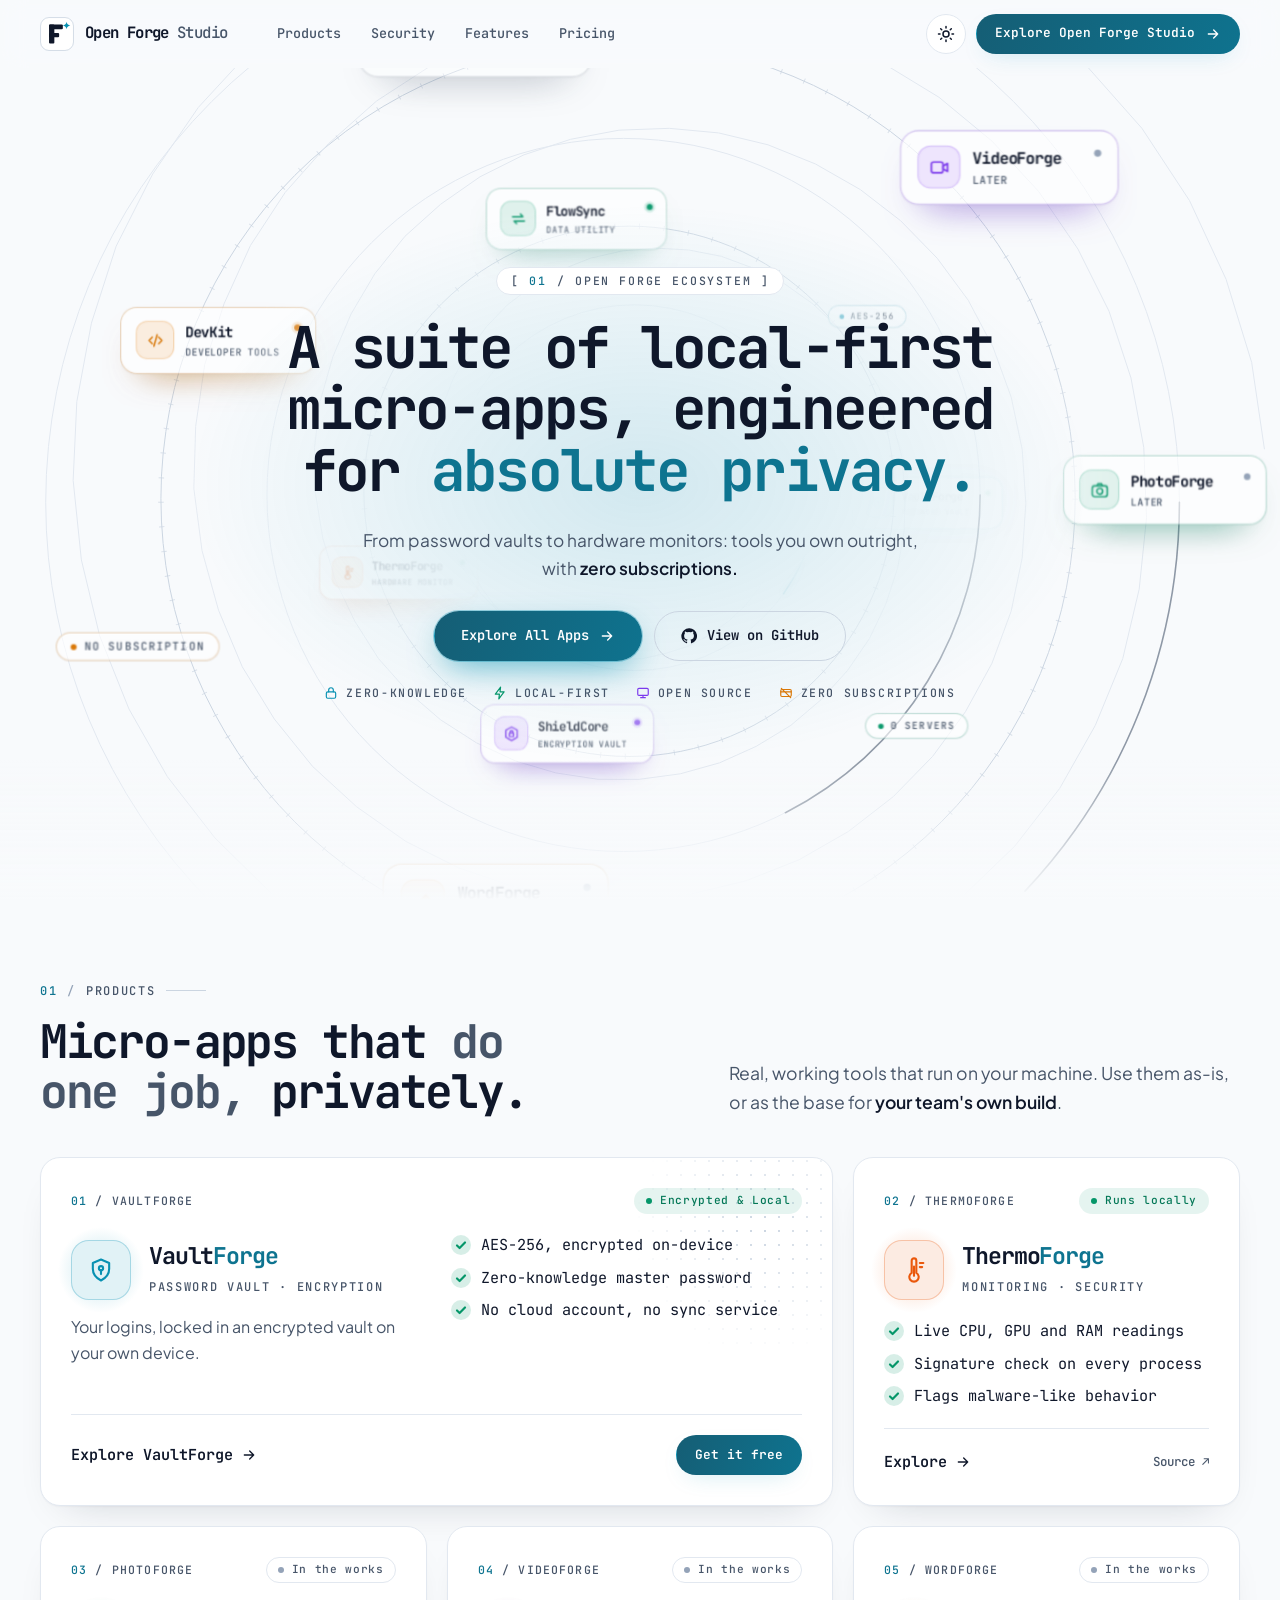
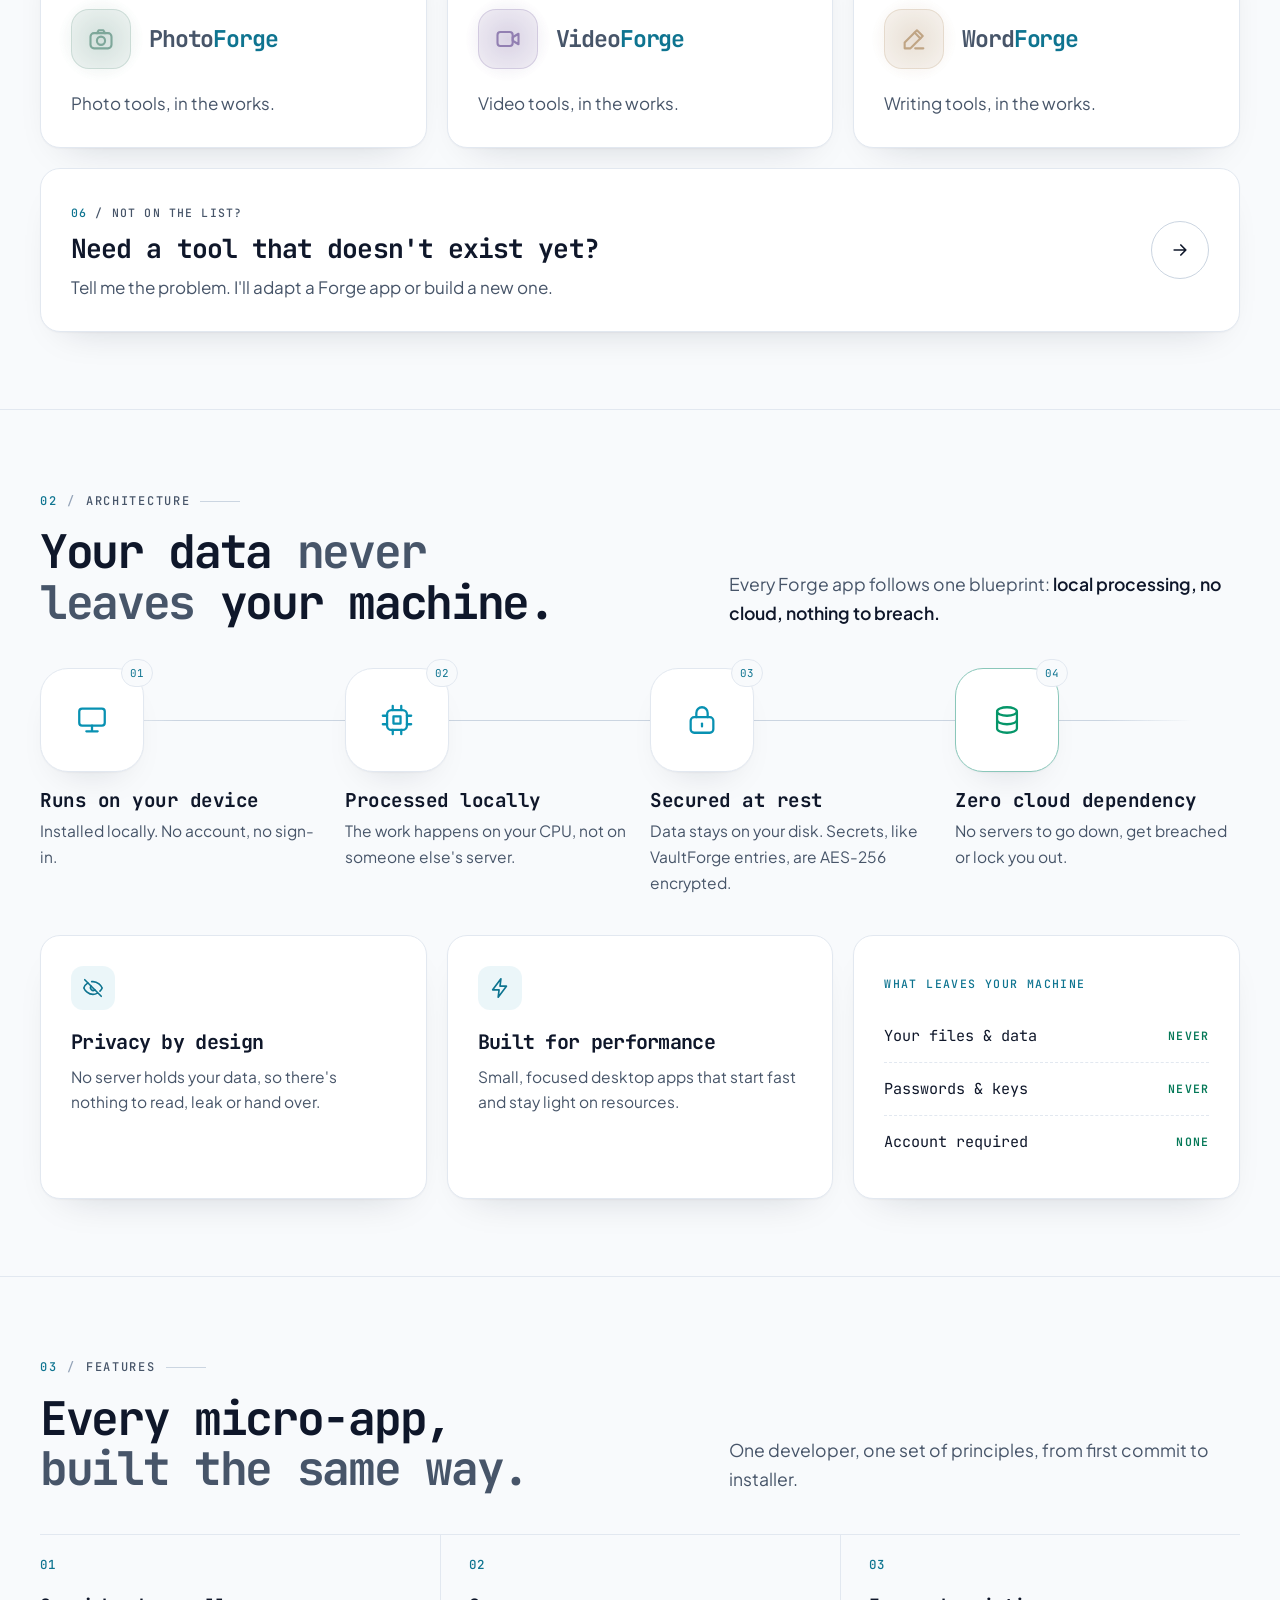
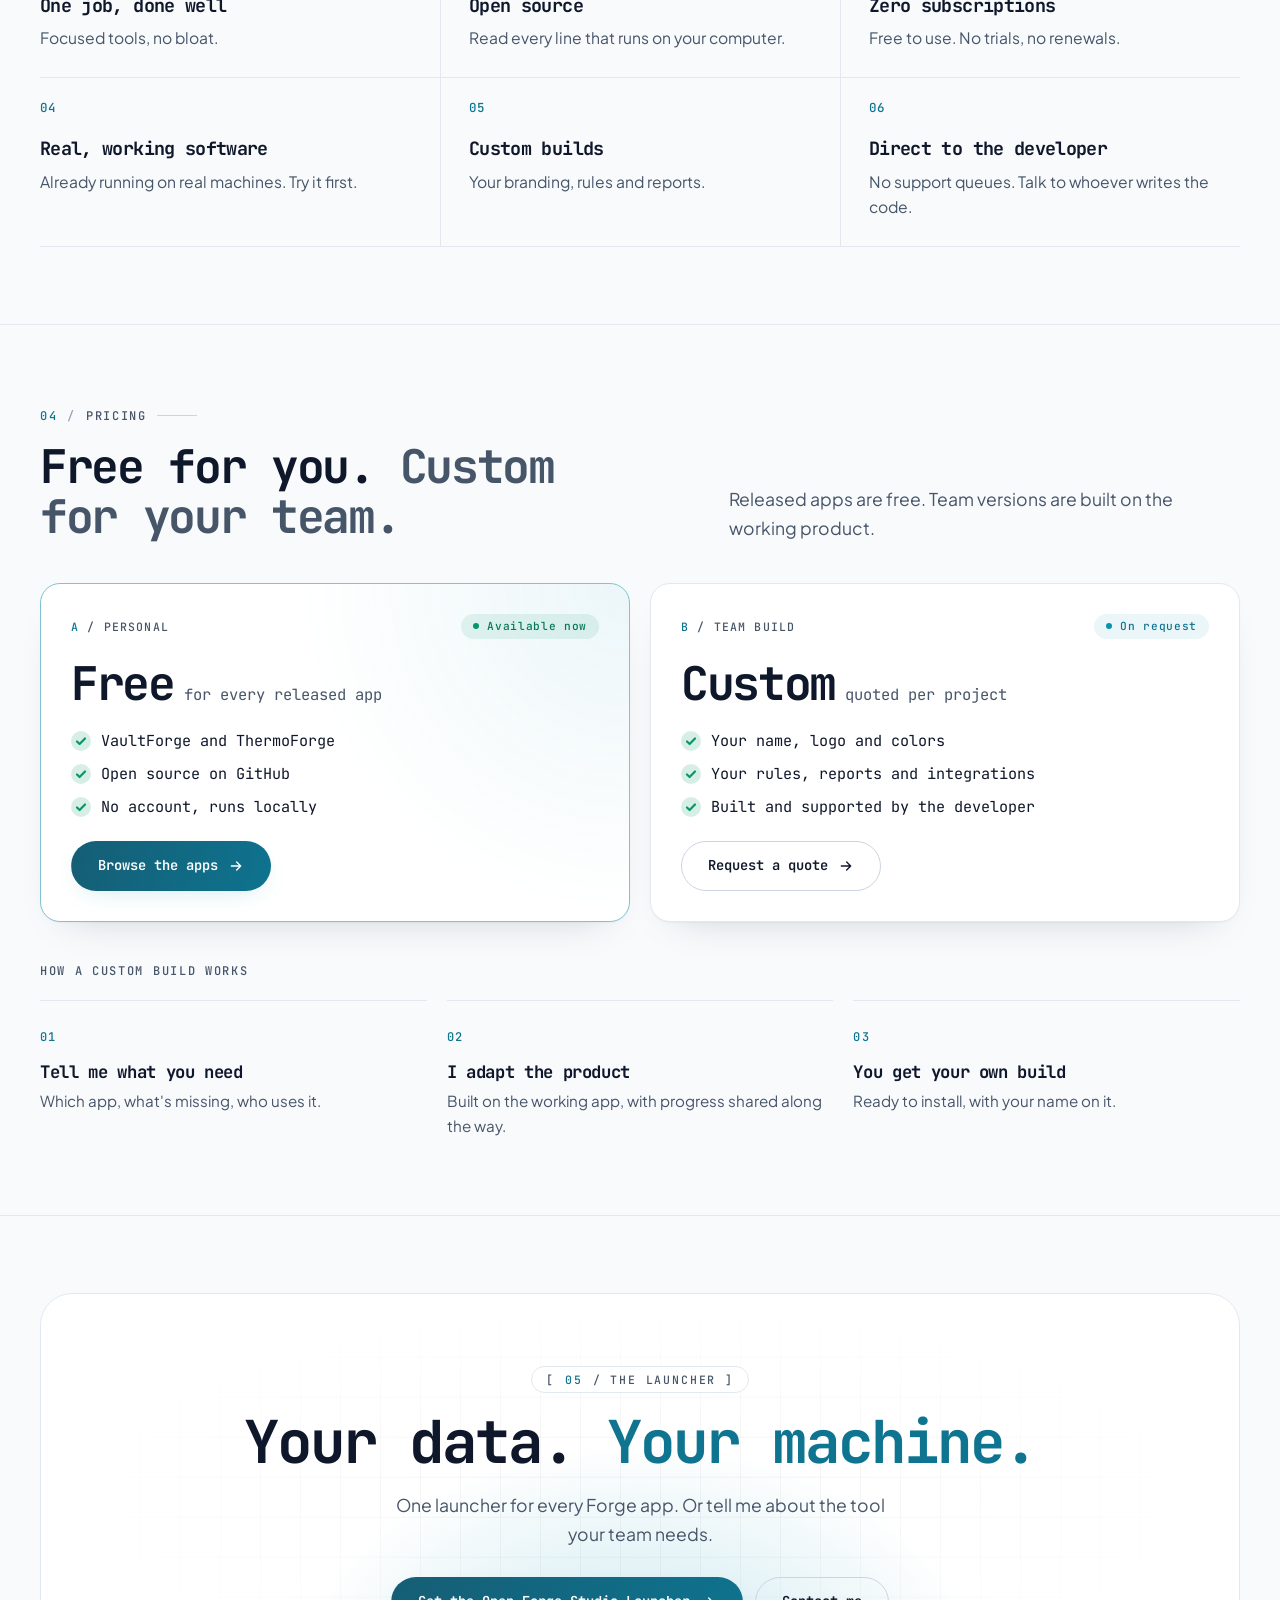
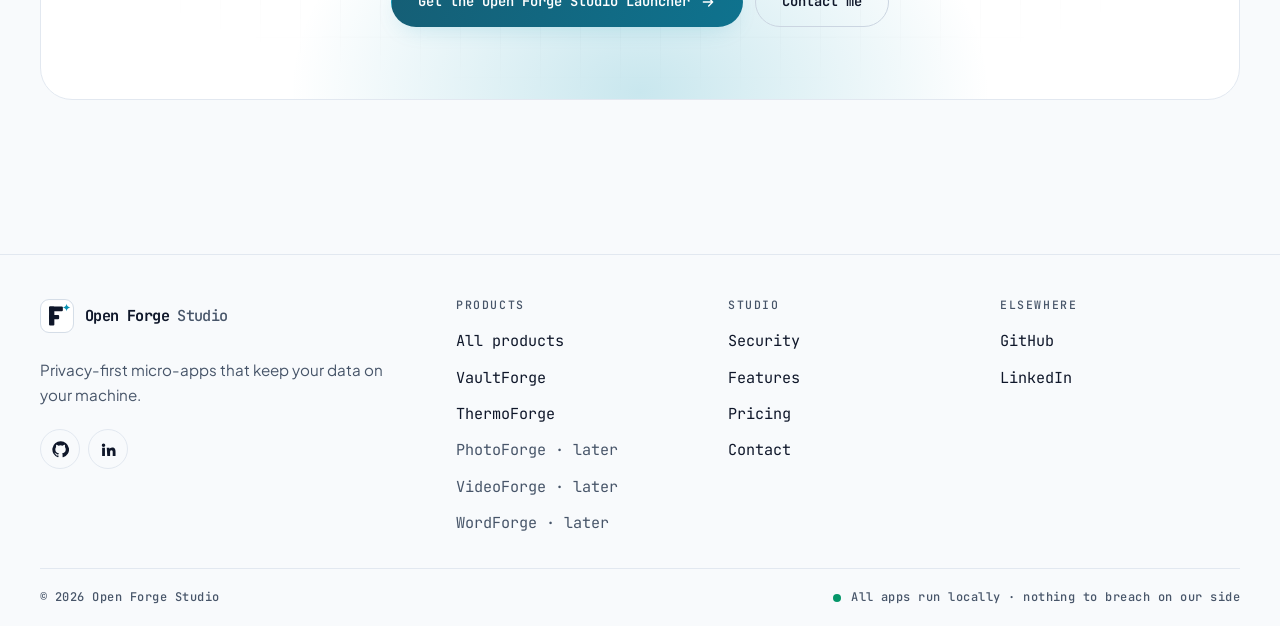
<file: index.html>
<!doctype html>
<html lang="en" data-theme="dark">
<head>
  <meta charset="utf-8">
  <meta name="viewport" content="width=device-width, initial-scale=1">
  <title>Open Forge Studio · Privacy-first micro-apps</title>
  <meta name="description" content="Open Forge Studio builds local-first desktop micro-apps engineered for privacy: zero cloud, open source, no subscriptions. Including VaultForge, an encrypted password vault, and ThermoForge, a hardware and process monitor.">
  <meta name="theme-color" content="#090D16">
  <link rel="canonical" href="https://gaaloulv36.github.io/open-forge-studio-website/">

  <!-- Social preview (LinkedIn, X, Slack…) -->
  <meta property="og:type" content="website">
  <meta property="og:site_name" content="Open Forge Studio">
  <meta property="og:title" content="Open Forge Studio · Privacy-first micro-apps">
  <meta property="og:description" content="A suite of local-first micro-apps engineered for privacy. Zero-knowledge, open source, zero subscriptions.">
  <meta property="og:url" content="https://gaaloulv36.github.io/open-forge-studio-website/">
  <meta property="og:image" content="https://gaaloulv36.github.io/open-forge-studio-website/assets/img/og-default.png">
  <meta property="og:image:width" content="1200">
  <meta property="og:image:height" content="630">
  <meta property="og:image:alt" content="Open Forge Studio logo with the line: Practical software, forged to fit.">
  <meta name="twitter:card" content="summary_large_image">

  <link rel="icon" href="assets/img/favicon.svg" type="image/svg+xml">
  <link rel="icon" href="assets/img/favicon-32.png" sizes="32x32" type="image/png">
  <link rel="apple-touch-icon" href="assets/img/apple-touch-icon.png">

  <!-- Theme before first paint (saved choice, else system, else dark). script.js handles the toggle. -->
  <script>(function(d){var t;try{t=localStorage.getItem("ofs-theme")}catch(e){}if(t!=="light"&&t!=="dark")t=matchMedia("(prefers-color-scheme: light)").matches?"light":"dark";d.setAttribute("data-theme",t);d.classList.add("js")})(document.documentElement)</script>

  <link rel="preconnect" href="https://fonts.googleapis.com">
  <link rel="preconnect" href="https://fonts.gstatic.com" crossorigin>
  <link href="https://fonts.googleapis.com/css2?family=JetBrains+Mono:ital,wght@0,300..800;1,400..600&family=Plus+Jakarta+Sans:wght@400;500;600;700&display=swap" rel="stylesheet">
  <link rel="stylesheet" href="assets/css/styles.css">
  <script src="assets/js/script.js" defer></script>
</head>
<body>
  <a class="skip-link" href="#main">Skip to content</a>

  <!-- ============ Header ============ -->
  <header class="site-header">
    <div class="container nav">
      <a class="brand" href="./" aria-label="Open Forge Studio home">
        <svg class="logo" viewBox="0 0 64 64" aria-hidden="true"><rect class="logo-bg" x="1" y="1" width="62" height="62" rx="16"/><g class="logo-f"><rect x="17" y="14" width="10" height="36" rx="2"/><rect x="17" y="14" width="26" height="9" rx="2"/><rect x="17" y="30" width="19" height="8" rx="2"/></g><path class="logo-spark" d="M50 9C50.6 13.2 52.8 15.4 57 16 52.8 16.6 50.6 18.8 50 23 49.4 18.8 47.2 16.6 43 16 47.2 15.4 49.4 13.2 50 9Z"/></svg>
        <span>Open Forge <span class="studio">Studio</span></span>
      </a>
      <nav aria-label="Main">
        <ul class="nav-links">
          <li><a href="#products">Products</a></li>
          <li><a href="#security">Security</a></li>
          <li><a href="#features">Features</a></li>
          <li><a href="#pricing">Pricing</a></li>
        </ul>
      </nav>
      <div class="nav-end">
        <button class="icon-btn theme-toggle" type="button" aria-label="Switch theme">
          <svg class="i-sun" viewBox="0 0 24 24" fill="none" stroke="currentColor" stroke-width="2" stroke-linecap="round" aria-hidden="true"><circle cx="12" cy="12" r="4"/><path d="M12 2v2M12 20v2M4.9 4.9l1.4 1.4M17.7 17.7l1.4 1.4M2 12h2M20 12h2M4.9 19.1l1.4-1.4M17.7 6.3l1.4-1.4"/></svg>
          <svg class="i-moon" viewBox="0 0 24 24" fill="none" stroke="currentColor" stroke-width="2" stroke-linecap="round" stroke-linejoin="round" aria-hidden="true"><path d="M20 14.5A8 8 0 0 1 9.5 4a8 8 0 1 0 10.5 10.5Z"/></svg>
        </button>
        <a class="btn btn-primary btn-sm nav-cta" href="products/">
          Explore Open Forge Studio
          <svg class="i-arrow" viewBox="0 0 24 24" fill="none" stroke="currentColor" stroke-width="2" stroke-linecap="round" stroke-linejoin="round" aria-hidden="true"><path d="M5 12h14M13 6l6 6-6 6"/></svg>
        </a>
        <button class="icon-btn nav-toggle" type="button" aria-expanded="false" aria-controls="mobile-menu" aria-label="Open menu"><span></span></button>
      </div>
    </div>
  </header>
  <div class="mobile-menu" id="mobile-menu">
    <a href="#products">Products <span class="mono">01</span></a>
    <a href="#security">Security <span class="mono">02</span></a>
    <a href="#features">Features <span class="mono">03</span></a>
    <a href="#pricing">Pricing <span class="mono">04</span></a>
    <a href="contact/">Contact <span class="mono">→</span></a>
    <a class="btn btn-primary" href="products/">Explore Open Forge Studio</a>
  </div>

  <main id="main">
    <!-- ============ Hero: the Open Forge ecosystem ============ -->
    <!-- data-app = the app in the spotlight (script.js cycles vault > shield > flow > devkit); it recolours the hero -->
    <section class="hero eco-hero" data-app="vault" aria-labelledby="hero-title">
      <!-- Orbital field: rings + spiral, with product cards that script.js spirals outward from the centre -->
      <div class="orbit" aria-hidden="true">
        <svg class="orbit-lines" viewBox="-700 -700 1400 1400">
          <circle class="ring" cx="0" cy="0" r="120"/><circle class="ring" cx="-6" cy="4" r="200"/><circle class="ring strong" cx="-12" cy="8" r="290"/><circle class="ring" cx="-18" cy="12" r="390"/><circle class="ring strong" cx="-24" cy="16" r="500"/><circle class="ring" cx="-30" cy="20" r="620"/>
          <path class="spiral" d="M26 0 L29 4 L31 9 L32 14 L32 20 L31 26 L29 32 L26 39 L22 45 L16 50 L9 55 L2 58 L-7 61 L-16 62 L-25 62 L-35 61 L-45 57 L-55 52 L-64 46 L-73 38 L-80 28 L-86 18 L-91 6 L-93 -7 L-94 -21 L-93 -35 L-90 -49 L-85 -63 L-77 -76 L-68 -88 L-56 -100 L-43 -109 L-28 -117 L-11 -122 L6 -126 L24 -127 L42 -125 L61 -120 L79 -113 L96 -103 L111 -91 L125 -76 L137 -59 L147 -40 L154 -19 L158 3 L159 25 L157 48 L151 71 L143 93 L130 114 L115 133 L97 150 L76 165 L54 177 L29 185 L3 191 L-24 192 L-52 190 L-79 183 L-105 173 L-130 159 L-153 141 L-174 120 L-191 96 L-206 69 L-216 40 L-223 10 L-225 -21 L-223 -53 L-216 -85 L-204 -116 L-188 -145 L-168 -172 L-145 -196 L-117 -217 L-87 -234 L-54 -247 L-19 -255 L17 -258 L53 -256 L89 -249 L124 -236 L158 -219 L189 -197 L217 -171 L241 -140 L261 -106 L276 -69 L286 -31 L290 10 L289 51 L282 91 L269 131 L251 169 L227 204 L198 236 L165 264 L127 287 L87 305 L44 317 L-1 323 L-46 323 L-92 316 L-136 303 L-179 283 L-218 258 L-254 227 L-286 191 L-312 150 L-333 106 L-347 59 L-355 10 L-356 -40 L-350 -90 L-336 -139 L-316 -186 L-290 -230 L-257 -271 L-218 -306 L-175 -336 L-127 -360 L-76 -377 L-23 -387 L32 -389 L86 -384 L140 -371 L192 -350 L241 -322 L285 -288 L325 -247 L359 -201 L386 -150 L406 -95 L418 -38 L422 21 L418 81 L406 139 L385 196 L356 249 L320 298 L277 342 L228 380 L174 411 L116 434 L54 449 L-9 455 L-73 452 L-136 441 L-198 420 L-256 391 L-310 353 L-358 309 L-400 257 L-435 200 L-461 138 L-479 73 L-488 5 L-486 -63 L-476 -131 L-455 -197 L-426 -261 L-388 -319 L-341 -372 L-288 -419 L-228 -458 L-163 -488 L-94 -508 L-22 -519 L51 -520 L124 -511 L195 -491 L263 -462 L327 -423 L385 -375 L436 -320 L479 -257 L513 -189 L537 -116 L551 -40 L554 37 L546 115 L528 191 L498 264 L459 333 L410 396 L353 451 L288 499 L217 537 L140 564 L60 581 L-21 587 L-104 581 L-185 564 L-263 535 L-337 496 L-405 446 L-465 387 L-517 320 L-559 246 L-591 166 L-611 83 L-620 -4 L-616 -90 L-600 -176 L-573 -260 L-533 -339 L-483 -412 L-423 -477 L-354 -534 L-277 -581 L-194 -616 L-107 -640 L-16 -652 L75 -651 L166 -637 L254 -610 L338 -571 L417 -521 L487 -459 L549 -389 L601 -310 L641 -224 L669 -133 L683 -38"/>
          <g class="spin"><circle class="ticks" r="290" cx="-12" cy="8"/></g>
          <g class="spin rev"><circle class="ticks" r="500" cx="-24" cy="16"/></g>
          <g class="spin"><circle class="arc" r="390" cx="-18" cy="12" pathLength="100" stroke-dasharray="16 84"/></g>
          <g class="spin rev"><circle class="arc" r="620" cx="-30" cy="20" pathLength="100" stroke-dasharray="11 89"/></g>
          <g class="spin fast"><circle class="arc glow" r="200" cx="-6" cy="4" pathLength="100" stroke-dasharray="9 91"/></g>
        </svg>
          <div class="orb-card" data-app="vault"><div class="orb-inner"><span class="orb-ic"><svg viewBox="0 0 24 24" fill="none" stroke="currentColor" stroke-width="1.9" stroke-linecap="round" stroke-linejoin="round"><path d="M12 3l7 3v5c0 4.5-3 8-7 10-4-2-7-5.5-7-10V6z"/><circle cx="12" cy="10.5" r="1.8"/><path d="M12 12.3V15.5"/></svg></span><span class="orb-text"><b>VaultForge</b><small>Password vault</small></span><span class="orb-dot live"></span></div></div>
          <div class="orb-card" data-app="thermo"><div class="orb-inner"><span class="orb-ic"><svg viewBox="0 0 24 24" fill="none" stroke="currentColor" stroke-width="1.9" stroke-linecap="round" stroke-linejoin="round"><path d="M10 4a2 2 0 0 1 4 0v10.5a4 4 0 1 1-4 0Z"/><path d="M12 9v8"/><path d="M17 6h3M17 9.5h2"/></svg></span><span class="orb-text"><b>ThermoForge</b><small>Hardware monitor</small></span><span class="orb-dot live"></span></div></div>
          <div class="orb-card chip" data-app="vault"><div class="orb-inner">AES-256</div></div>
          <div class="orb-card" data-app="shield"><div class="orb-inner"><span class="orb-ic"><svg viewBox="0 0 24 24" fill="none" stroke="currentColor" stroke-width="1.9" stroke-linecap="round" stroke-linejoin="round"><path d="M12 2.5 20 7v10l-8 4.5L4 17V7z"/><rect x="9" y="11" width="6" height="5" rx="1"/><path d="M10 11V9.5a2 2 0 0 1 4 0V11"/></svg></span><span class="orb-text"><b>ShieldCore</b><small>Encryption vault</small></span><span class="orb-dot dev"></span></div></div>
          <div class="orb-card" data-app="flow"><div class="orb-inner"><span class="orb-ic"><svg viewBox="0 0 24 24" fill="none" stroke="currentColor" stroke-width="1.9" stroke-linecap="round" stroke-linejoin="round"><path d="M4 9h14l-3.5-3.5M20 15H6l3.5 3.5"/></svg></span><span class="orb-text"><b>FlowSync</b><small>Data utility</small></span><span class="orb-dot dev"></span></div></div>
          <div class="orb-card chip" data-app="flow"><div class="orb-inner">0 servers</div></div>
          <div class="orb-card" data-app="devkit"><div class="orb-inner"><span class="orb-ic"><svg viewBox="0 0 24 24" fill="none" stroke="currentColor" stroke-width="1.9" stroke-linecap="round" stroke-linejoin="round"><path d="m8 8-4 4 4 4M16 8l4 4-4 4M14 5l-4 14"/></svg></span><span class="orb-text"><b>DevKit</b><small>Developer tools</small></span><span class="orb-dot dev"></span></div></div>
          <div class="orb-card" data-app="photo"><div class="orb-inner"><span class="orb-ic"><svg viewBox="0 0 24 24" fill="none" stroke="currentColor" stroke-width="1.9" stroke-linecap="round" stroke-linejoin="round"><rect x="3" y="7" width="18" height="13" rx="3"/><circle cx="12" cy="13.5" r="3.5"/><path d="M8.5 7l1.5-2.5h4L15.5 7"/></svg></span><span class="orb-text"><b>PhotoForge</b><small>Later</small></span><span class="orb-dot"></span></div></div>
          <div class="orb-card chip" data-app="devkit"><div class="orb-inner">No subscription</div></div>
          <div class="orb-card" data-app="video"><div class="orb-inner"><span class="orb-ic"><svg viewBox="0 0 24 24" fill="none" stroke="currentColor" stroke-width="1.9" stroke-linecap="round" stroke-linejoin="round"><rect x="3" y="6" width="13" height="12" rx="2.5"/><path d="M16 10.5l5-3v9l-5-3z"/></svg></span><span class="orb-text"><b>VideoForge</b><small>Later</small></span><span class="orb-dot"></span></div></div>
          <div class="orb-card" data-app="word"><div class="orb-inner"><span class="orb-ic"><svg viewBox="0 0 24 24" fill="none" stroke="currentColor" stroke-width="1.9" stroke-linecap="round" stroke-linejoin="round"><path d="M14.5 4.5l5 5L9 20H4v-5z"/><path d="M12.5 6.5l5 5"/><path d="M13 20h7"/></svg></span><span class="orb-text"><b>WordForge</b><small>Later</small></span><span class="orb-dot"></span></div></div>
          <div class="orb-card" data-app="custom"><div class="orb-inner"><span class="orb-ic"><svg viewBox="0 0 24 24" fill="none" stroke="currentColor" stroke-width="1.9" stroke-linecap="round" stroke-linejoin="round"><path d="M12 3v4M12 17v4M3 12h4M17 12h4"/><circle cx="12" cy="12" r="3"/></svg></span><span class="orb-text"><b>Your build</b><small>Custom version</small></span><span class="orb-dot"></span></div></div>
      </div>

      <div class="container hero-center">
        <p class="eyebrow slide-up">[ <b>01</b> / Open Forge ecosystem ]</p>
        <h1 id="hero-title" class="slide-up" style="--d:.06s">A suite of local-first <span class="nowrap">micro-apps,</span> engineered for <span class="accent-word">absolute privacy.</span></h1>
        <p class="hero-sub slide-up" style="--d:.12s">From password vaults to hardware monitors: tools you own outright, with <strong>zero subscriptions.</strong></p>
        <div class="actions slide-up" style="--d:.18s">
          <a class="btn btn-primary" href="#products">
            Explore All Apps
            <svg class="i-arrow" viewBox="0 0 24 24" fill="none" stroke="currentColor" stroke-width="2" stroke-linecap="round" stroke-linejoin="round" aria-hidden="true"><path d="M5 12h14M13 6l6 6-6 6"/></svg>
          </a>
          <a class="btn btn-outline" href="https://github.com/gaaloulv36" rel="noopener">
            <svg viewBox="0 0 24 24" fill="currentColor" aria-hidden="true"><path d="M12 .5a11.5 11.5 0 0 0-3.64 22.41c.58.1.79-.25.79-.56v-2c-3.2.7-3.88-1.37-3.88-1.37-.52-1.33-1.28-1.69-1.28-1.69-1.05-.71.08-.7.08-.7 1.16.08 1.77 1.19 1.77 1.19 1.03 1.77 2.7 1.26 3.36.96.1-.75.4-1.26.73-1.55-2.55-.29-5.24-1.28-5.24-5.69 0-1.26.45-2.29 1.19-3.09-.12-.29-.52-1.46.11-3.05 0 0 .97-.31 3.17 1.18a11 11 0 0 1 5.77 0c2.2-1.49 3.17-1.18 3.17-1.18.63 1.59.23 2.76.11 3.05.74.8 1.19 1.83 1.19 3.09 0 4.42-2.7 5.39-5.26 5.68.41.36.78 1.06.78 2.14v3.17c0 .31.21.67.8.56A11.5 11.5 0 0 0 12 .5Z"/></svg>
            View on GitHub
          </a>
        </div>
        <ul class="eco-meta slide-up" style="--d:.24s" aria-label="What every Open Forge app shares">
          <li data-app="vault"><svg viewBox="0 0 24 24" fill="none" stroke="currentColor" stroke-width="2" stroke-linecap="round" stroke-linejoin="round" aria-hidden="true"><rect x="4" y="10" width="16" height="11" rx="2.5"/><path d="M8 10V7a4 4 0 0 1 8 0v3"/></svg>Zero-knowledge</li>
          <li data-app="flow"><svg viewBox="0 0 24 24" fill="none" stroke="currentColor" stroke-width="2" stroke-linecap="round" stroke-linejoin="round" aria-hidden="true"><path d="M13 2 4 14h7l-1 8 9-12h-7z"/></svg>Local-first</li>
          <li data-app="shield"><svg viewBox="0 0 24 24" fill="none" stroke="currentColor" stroke-width="2" stroke-linecap="round" stroke-linejoin="round" aria-hidden="true"><rect x="3" y="4" width="18" height="12" rx="2"/><path d="M8 20h8M12 16v4"/></svg>Open source</li>
          <li data-app="devkit"><svg viewBox="0 0 24 24" fill="none" stroke="currentColor" stroke-width="2" stroke-linecap="round" stroke-linejoin="round" aria-hidden="true"><rect x="3" y="6" width="18" height="12" rx="2"/><path d="M3 10h18M4 4l16 16"/></svg>Zero subscriptions</li>
        </ul>
      </div>
    </section>

    <!-- ============ 01 / Products ============ -->
    <section class="section" id="products" aria-labelledby="products-title">
      <div class="container">
        <header class="section-head">
          <div>
            <p class="index-tag slide-up"><span class="n">01</span><span class="sep">/</span>Products</p>
            <h2 id="products-title" class="slide-up" style="--d:.05s">Micro-apps that <span class="soft">do one job,</span> privately.</h2>
          </div>
          <p class="lead slide-up" style="--d:.1s">Real, working tools that run on your machine. Use them as-is, or as the base for <strong>your team's own build</strong>.</p>
        </header>

        <div class="product-grid">
          <!-- VaultForge: the hero product -->
          <article class="card product-card featured slide-up">
            <div class="card-top">
              <span class="index-badge"><span class="n">01</span> / VaultForge</span>
              <span class="pill pill-success">Encrypted &amp; Local</span>
            </div>
            <div class="body">
              <div>
                <div class="head">
                  <span class="app-icon tone-vault"><svg viewBox="0 0 24 24" fill="none" stroke="currentColor" stroke-width="1.8" stroke-linecap="round" stroke-linejoin="round" aria-hidden="true"><path d="M12 3l7 3v5c0 4.5-3 8-7 10-4-2-7-5.5-7-10V6z"/><circle cx="12" cy="10.5" r="1.8"/><path d="M12 12.3V15.5"/></svg></span>
                  <div>
                    <h3>Vault<span class="forge">Forge</span></h3>
                    <p class="label">Password vault · Encryption</p>
                  </div>
                </div>
                <p class="desc" style="margin-top:14px">Your logins, locked in an encrypted vault on your own device.</p>
              </div>
              <ul class="checklist">
                <li>AES-256, encrypted on-device</li>
                <li>Zero-knowledge master password</li>
                <li>No cloud account, no sync service</li>
              </ul>
            </div>
            <div class="foot">
              <a class="link-arrow" href="vaultforge/">Explore VaultForge <svg viewBox="0 0 24 24" fill="none" stroke="currentColor" stroke-width="2" stroke-linecap="round" stroke-linejoin="round" aria-hidden="true"><path d="M5 12h14M13 6l6 6-6 6"/></svg></a>
              <a class="btn btn-primary btn-sm" href="vaultforge/#get">Get it free</a>
            </div>
          </article>

          <!-- ThermoForge -->
          <article class="card product-card slide-up" style="--d:.06s">
            <div class="card-top">
              <span class="index-badge"><span class="n">02</span> / ThermoForge</span>
              <span class="pill pill-success">Runs locally</span>
            </div>
            <div class="head">
              <span class="app-icon tone-thermo"><svg viewBox="0 0 24 24" fill="none" stroke="currentColor" stroke-width="1.8" stroke-linecap="round" stroke-linejoin="round" aria-hidden="true"><path d="M10 4a2 2 0 0 1 4 0v10.5a4 4 0 1 1-4 0Z"/><path d="M12 9v8"/><path d="M17 6h3M17 9.5h2"/></svg></span>
              <div>
                <h3>Thermo<span class="forge">Forge</span></h3>
                <p class="label">Monitoring · Security</p>
              </div>
            </div>
            <ul class="checklist">
              <li>Live CPU, GPU and RAM readings</li>
              <li>Signature check on every process</li>
              <li>Flags malware-like behavior</li>
            </ul>
            <div class="foot">
              <a class="link-arrow" href="thermoforge/">Explore <svg viewBox="0 0 24 24" fill="none" stroke="currentColor" stroke-width="2" stroke-linecap="round" stroke-linejoin="round" aria-hidden="true"><path d="M5 12h14M13 6l6 6-6 6"/></svg></a>
              <a class="link-ext" href="https://github.com/gaaloulv36/thermoforge" rel="noopener">Source ↗</a>
            </div>
          </article>

          <!-- Coming later -->
          <article class="card product-card compact is-soon slide-up">
            <div class="card-top">
              <span class="index-badge"><span class="n">03</span> / PhotoForge</span>
              <span class="pill">In the works</span>
            </div>
            <div class="head">
              <span class="app-icon tone-photo"><svg viewBox="0 0 24 24" fill="none" stroke="currentColor" stroke-width="1.8" stroke-linecap="round" stroke-linejoin="round" aria-hidden="true"><rect x="3" y="7" width="18" height="13" rx="3"/><circle cx="12" cy="13.5" r="3.5"/><path d="M8.5 7l1.5-2.5h4L15.5 7"/></svg></span>
              <h3>Photo<span class="forge">Forge</span></h3>
            </div>
            <p>Photo tools, in the works.</p>
          </article>
          <article class="card product-card compact is-soon slide-up" style="--d:.06s">
            <div class="card-top">
              <span class="index-badge"><span class="n">04</span> / VideoForge</span>
              <span class="pill">In the works</span>
            </div>
            <div class="head">
              <span class="app-icon tone-video"><svg viewBox="0 0 24 24" fill="none" stroke="currentColor" stroke-width="1.8" stroke-linecap="round" stroke-linejoin="round" aria-hidden="true"><rect x="3" y="6" width="13" height="12" rx="2.5"/><path d="M16 10.5l5-3v9l-5-3z"/></svg></span>
              <h3>Video<span class="forge">Forge</span></h3>
            </div>
            <p>Video tools, in the works.</p>
          </article>
          <article class="card product-card compact is-soon slide-up" style="--d:.12s">
            <div class="card-top">
              <span class="index-badge"><span class="n">05</span> / WordForge</span>
              <span class="pill">In the works</span>
            </div>
            <div class="head">
              <span class="app-icon tone-word"><svg viewBox="0 0 24 24" fill="none" stroke="currentColor" stroke-width="1.8" stroke-linecap="round" stroke-linejoin="round" aria-hidden="true"><path d="M14.5 4.5l5 5L9 20H4v-5z"/><path d="M12.5 6.5l5 5"/><path d="M13 20h7"/></svg></span>
              <h3>Word<span class="forge">Forge</span></h3>
            </div>
            <p>Writing tools, in the works.</p>
          </article>

          <a class="card cta-card slide-up" href="contact/?product=new">
            <div>
              <span class="index-badge"><span class="n">06</span> / Not on the list?</span>
              <h3>Need a tool that doesn't exist yet?</h3>
              <p>Tell me the problem. I'll adapt a Forge app or build a new one.</p>
            </div>
            <span class="arrow-box" aria-hidden="true"><svg viewBox="0 0 24 24" fill="none" stroke="currentColor" stroke-width="2" stroke-linecap="round" stroke-linejoin="round"><path d="M5 12h14M13 6l6 6-6 6"/></svg></span>
          </a>
        </div>
      </div>
    </section>

    <!-- ============ 02 / Security ============ -->
    <section class="section" id="security" aria-labelledby="security-title">
      <div class="container">
        <header class="section-head">
          <div>
            <p class="index-tag slide-up"><span class="n">02</span><span class="sep">/</span>Architecture</p>
            <h2 id="security-title" class="slide-up" style="--d:.05s">Your data <span class="soft">never leaves</span> your machine.</h2>
          </div>
          <p class="lead slide-up" style="--d:.1s">Every Forge app follows one blueprint: <strong>local processing, no cloud, nothing to breach.</strong></p>
        </header>

        <div class="pipeline-wrap">
        <span class="pipe-packet" aria-hidden="true"></span>
        <ol class="pipeline">
          <li class="pipe-step slide-up">
            <div class="pipe-node"><span class="mono">01</span><svg viewBox="0 0 24 24" fill="none" stroke="currentColor" stroke-width="1.6" stroke-linecap="round" stroke-linejoin="round" aria-hidden="true"><rect x="3" y="4" width="18" height="12" rx="2"/><path d="M8 20h8M12 16v4"/></svg></div>
            <h3>Runs on your device</h3>
            <p>Installed locally. No account, no sign-in.</p>
          </li>
          <li class="pipe-step slide-up" style="--d:.08s">
            <div class="pipe-node"><span class="mono">02</span><svg viewBox="0 0 24 24" fill="none" stroke="currentColor" stroke-width="1.6" stroke-linecap="round" stroke-linejoin="round" aria-hidden="true"><rect x="5" y="5" width="14" height="14" rx="3"/><path d="M9.5 9.5h5v5h-5z"/><path d="M9 2v3M15 2v3M9 19v3M15 19v3M2 9h3M2 15h3M19 9h3M19 15h3"/></svg></div>
            <h3>Processed locally</h3>
            <p>The work happens on your CPU, not on someone else's server.</p>
          </li>
          <li class="pipe-step slide-up" style="--d:.16s">
            <div class="pipe-node"><span class="mono">03</span><svg viewBox="0 0 24 24" fill="none" stroke="currentColor" stroke-width="1.6" stroke-linecap="round" stroke-linejoin="round" aria-hidden="true"><rect x="4" y="10" width="16" height="11" rx="2.5"/><path d="M8 10V7a4 4 0 0 1 8 0v3"/><path d="M12 14.5v2"/></svg></div>
            <h3>Secured at rest</h3>
            <p>Data stays on your disk. Secrets, like VaultForge entries, are AES-256 encrypted.</p>
          </li>
          <li class="pipe-step slide-up" style="--d:.24s">
            <div class="pipe-node"><span class="mono">04</span><svg viewBox="0 0 24 24" fill="none" stroke="currentColor" stroke-width="1.6" stroke-linecap="round" stroke-linejoin="round" aria-hidden="true"><ellipse cx="12" cy="6" rx="7" ry="3"/><path d="M5 6v12c0 1.7 3.1 3 7 3s7-1.3 7-3V6"/><path d="M5 12c0 1.7 3.1 3 7 3s7-1.3 7-3"/></svg></div>
            <h3>Zero cloud dependency</h3>
            <p>No servers to go down, get breached or lock you out.</p>
          </li>
        </ol>
        </div>

        <div class="sec-grid">
          <article class="card sec-card slide-up">
            <span class="ic"><svg viewBox="0 0 24 24" fill="none" stroke="currentColor" stroke-width="1.8" stroke-linecap="round" stroke-linejoin="round" aria-hidden="true"><path d="M3 3l18 18"/><path d="M10.6 5.1A10 10 0 0 1 12 5c5 0 9 4.5 10 7-.4 1-1.2 2.3-2.4 3.5M6.4 6.4C4.2 7.8 2.7 10 2 12c1 2.5 5 7 10 7 1.8 0 3.4-.6 4.8-1.4"/><path d="M9.9 9.9a3 3 0 0 0 4.2 4.2"/></svg></span>
            <h3>Privacy by design</h3>
            <p>No server holds your data, so there's nothing to read, leak or hand over.</p>
          </article>
          <article class="card sec-card slide-up" style="--d:.06s">
            <span class="ic"><svg viewBox="0 0 24 24" fill="none" stroke="currentColor" stroke-width="1.8" stroke-linecap="round" stroke-linejoin="round" aria-hidden="true"><path d="M13 2 4 14h7l-1 8 9-12h-7z"/></svg></span>
            <h3>Built for performance</h3>
            <p>Small, focused desktop apps that start fast and stay light on resources.</p>
          </article>
          <article class="card sec-card slide-up" style="--d:.12s">
            <p class="kicker">What leaves your machine</p>
            <ul class="leak-table">
              <li><span>Your files &amp; data</span><span class="never">Never</span></li>
              <li><span>Passwords &amp; keys</span><span class="never">Never</span></li>
              <li><span>Account required</span><span class="never">None</span></li>
            </ul>
          </article>
        </div>
      </div>
    </section>

    <!-- ============ 03 / Features ============ -->
    <section class="section" id="features" aria-labelledby="features-title">
      <div class="container">
        <header class="section-head">
          <div>
            <p class="index-tag slide-up"><span class="n">03</span><span class="sep">/</span>Features</p>
            <h2 id="features-title" class="slide-up" style="--d:.05s">Every micro-app, <span class="soft">built the same way.</span></h2>
          </div>
          <p class="lead slide-up" style="--d:.1s">One developer, one set of principles, from first commit to installer.</p>
        </header>

        <div class="modules">
          <article class="module slide-up">
            <span class="num">01</span>
            <h3>One job, done well</h3>
            <p>Focused tools, no bloat.</p>
          </article>
          <article class="module slide-up" style="--d:.06s">
            <span class="num">02</span>
            <h3>Open source</h3>
            <p>Read every line that runs on your computer.</p>
          </article>
          <article class="module slide-up" style="--d:.12s">
            <span class="num">03</span>
            <h3>Zero subscriptions</h3>
            <p>Free to use. No trials, no renewals.</p>
          </article>
          <article class="module slide-up">
            <span class="num">04</span>
            <h3>Real, working software</h3>
            <p>Already running on real machines. Try it first.</p>
          </article>
          <article class="module slide-up" style="--d:.06s">
            <span class="num">05</span>
            <h3>Custom builds</h3>
            <p>Your branding, rules and reports.</p>
          </article>
          <article class="module slide-up" style="--d:.12s">
            <span class="num">06</span>
            <h3>Direct to the developer</h3>
            <p>No support queues. Talk to whoever writes the code.</p>
          </article>
        </div>
      </div>
    </section>

    <!-- ============ 04 / Pricing ============ -->
    <section class="section" id="pricing" aria-labelledby="pricing-title">
      <div class="container">
        <header class="section-head">
          <div>
            <p class="index-tag slide-up"><span class="n">04</span><span class="sep">/</span>Pricing</p>
            <h2 id="pricing-title" class="slide-up" style="--d:.05s">Free for you. <span class="soft">Custom for your team.</span></h2>
          </div>
          <p class="lead slide-up" style="--d:.1s">Released apps are free. Team versions are built on the working product.</p>
        </header>

        <div class="pricing">
          <article class="card price-card featured slide-up">
            <div class="card-top">
              <span class="index-badge"><span class="n">A</span> / Personal</span>
              <span class="pill pill-success">Available now</span>
            </div>
            <div class="price"><b>Free</b><span>for every released app</span></div>
            <ul class="checklist">
              <li>VaultForge and ThermoForge</li>
              <li>Open source on GitHub</li>
              <li>No account, runs locally</li>
            </ul>
            <a class="btn btn-primary" href="#products">
              Browse the apps
              <svg class="i-arrow" viewBox="0 0 24 24" fill="none" stroke="currentColor" stroke-width="2" stroke-linecap="round" stroke-linejoin="round" aria-hidden="true"><path d="M5 12h14M13 6l6 6-6 6"/></svg>
            </a>
          </article>
          <article class="card price-card slide-up" style="--d:.06s">
            <div class="card-top">
              <span class="index-badge"><span class="n">B</span> / Team build</span>
              <span class="pill pill-accent">On request</span>
            </div>
            <div class="price"><b>Custom</b><span>quoted per project</span></div>
            <ul class="checklist">
              <li>Your name, logo and colors</li>
              <li>Your rules, reports and integrations</li>
              <li>Built and supported by the developer</li>
            </ul>
            <a class="btn btn-outline" href="contact/">
              Request a quote
              <svg class="i-arrow" viewBox="0 0 24 24" fill="none" stroke="currentColor" stroke-width="2" stroke-linecap="round" stroke-linejoin="round" aria-hidden="true"><path d="M5 12h14M13 6l6 6-6 6"/></svg>
            </a>
          </article>
        </div>

        <p class="steps-title label slide-up">How a custom build works</p>
        <ol class="steps">
          <li class="step slide-up"><span class="num">01</span><h4>Tell me what you need</h4><p>Which app, what's missing, who uses it.</p></li>
          <li class="step slide-up" style="--d:.06s"><span class="num">02</span><h4>I adapt the product</h4><p>Built on the working app, with progress shared along the way.</p></li>
          <li class="step slide-up" style="--d:.12s"><span class="num">03</span><h4>You get your own build</h4><p>Ready to install, with your name on it.</p></li>
        </ol>
      </div>
    </section>

    <!-- ============ Closing CTA ============ -->
    <section class="section cta-section" id="launcher" aria-labelledby="closing-title">
      <div class="container">
        <div class="cta-band slide-up">
          <p class="eyebrow">[ <b>05</b> / The launcher ]</p>
          <h2 id="closing-title">Your data. <span class="accent">Your machine.</span></h2>
          <p class="lead">One launcher for every Forge app. Or tell me about the tool your team needs.</p>
          <div class="actions">
            <!-- TODO: point this at the launcher download (e.g. its GitHub releases page) -->
            <a class="btn btn-primary" href="https://github.com/gaaloulv36" rel="noopener">
              Get the Open Forge Studio Launcher
              <svg class="i-arrow" viewBox="0 0 24 24" fill="none" stroke="currentColor" stroke-width="2" stroke-linecap="round" stroke-linejoin="round" aria-hidden="true"><path d="M5 12h14M13 6l6 6-6 6"/></svg>
            </a>
            <a class="btn btn-outline" href="contact/">Contact me</a>
          </div>
        </div>
      </div>
    </section>
  </main>

  <!-- ============ Footer ============ -->
  <footer class="site-footer">
    <div class="container">
      <div class="footer-grid">
        <div>
          <a class="brand" href="./" aria-label="Open Forge Studio home">
            <svg class="logo" viewBox="0 0 64 64" aria-hidden="true"><rect class="logo-bg" x="1" y="1" width="62" height="62" rx="16"/><g class="logo-f"><rect x="17" y="14" width="10" height="36" rx="2"/><rect x="17" y="14" width="26" height="9" rx="2"/><rect x="17" y="30" width="19" height="8" rx="2"/></g><path class="logo-spark" d="M50 9C50.6 13.2 52.8 15.4 57 16 52.8 16.6 50.6 18.8 50 23 49.4 18.8 47.2 16.6 43 16 47.2 15.4 49.4 13.2 50 9Z"/></svg>
            <span>Open Forge <span class="studio">Studio</span></span>
          </a>
          <p>Privacy-first micro-apps that keep your data on your machine.</p>
          <div class="social">
            <a href="https://github.com/gaaloulv36" rel="noopener" aria-label="GitHub"><svg viewBox="0 0 24 24" fill="currentColor" aria-hidden="true"><path d="M12 .5a11.5 11.5 0 0 0-3.64 22.41c.58.1.79-.25.79-.56v-2c-3.2.7-3.88-1.37-3.88-1.37-.52-1.33-1.28-1.69-1.28-1.69-1.05-.71.08-.7.08-.7 1.16.08 1.77 1.19 1.77 1.19 1.03 1.77 2.7 1.26 3.36.96.1-.75.4-1.26.73-1.55-2.55-.29-5.24-1.28-5.24-5.69 0-1.26.45-2.29 1.19-3.09-.12-.29-.52-1.46.11-3.05 0 0 .97-.31 3.17 1.18a11 11 0 0 1 5.77 0c2.2-1.49 3.17-1.18 3.17-1.18.63 1.59.23 2.76.11 3.05.74.8 1.19 1.83 1.19 3.09 0 4.42-2.7 5.39-5.26 5.68.41.36.78 1.06.78 2.14v3.17c0 .31.21.67.8.56A11.5 11.5 0 0 0 12 .5Z"/></svg></a>
            <a href="https://www.linkedin.com/in/med-amine-gaaloul-14100a192/" rel="noopener" aria-label="LinkedIn"><svg viewBox="0 0 24 24" fill="currentColor" aria-hidden="true"><path d="M4.98 3.5a2.5 2.5 0 1 1 0 5 2.5 2.5 0 0 1 0-5ZM3 9.5h4V21H3zM9.5 9.5h3.8v1.6h.05c.53-1 1.84-2.05 3.78-2.05 4.04 0 4.79 2.66 4.79 6.12V21h-4v-5.1c0-1.22-.02-2.78-1.7-2.78-1.7 0-1.96 1.33-1.96 2.7V21h-4z"/></svg></a>
          </div>
        </div>
        <div>
          <h4>Products</h4>
          <ul>
            <li><a href="products/">All products</a></li>
            <li><a href="vaultforge/">VaultForge</a></li>
            <li><a href="thermoforge/">ThermoForge</a></li>
            <li><span class="soon">PhotoForge · later</span></li>
            <li><span class="soon">VideoForge · later</span></li>
            <li><span class="soon">WordForge · later</span></li>
          </ul>
        </div>
        <div>
          <h4>Studio</h4>
          <ul>
            <li><a href="#security">Security</a></li>
            <li><a href="#features">Features</a></li>
            <li><a href="#pricing">Pricing</a></li>
            <li><a href="contact/">Contact</a></li>
          </ul>
        </div>
        <div>
          <h4>Elsewhere</h4>
          <ul>
            <li><a href="https://github.com/gaaloulv36" rel="noopener">GitHub</a></li>
            <li><a href="https://www.linkedin.com/in/med-amine-gaaloul-14100a192/" rel="noopener">LinkedIn</a></li>
          </ul>
        </div>
      </div>
      <div class="footer-bottom">
        <span>© <span data-year>2026</span> Open Forge Studio</span>
        <span class="status-line"><i aria-hidden="true"></i>All apps run locally · nothing to breach on our side</span>
      </div>
    </div>
  </footer>
</body>
</html>
</file>
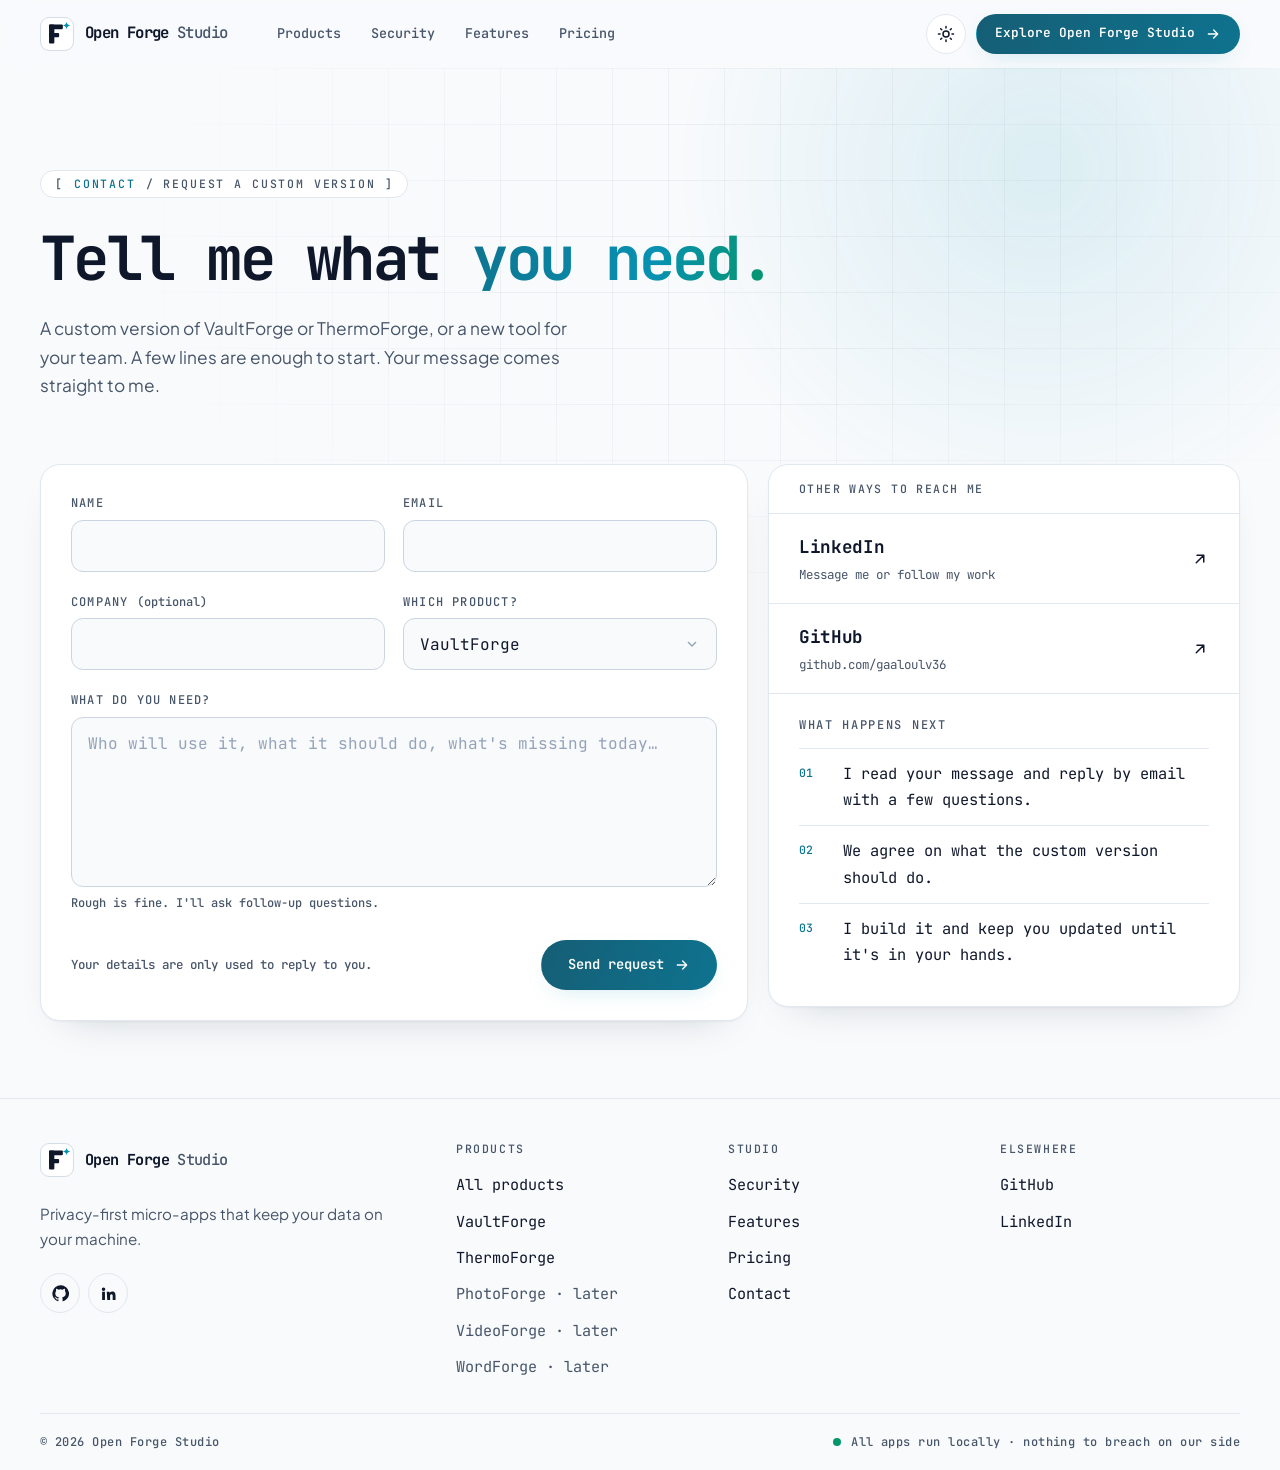
<file: contact/index.html>
<!doctype html>
<html lang="en" data-theme="dark">
<head>
  <meta charset="utf-8">
  <meta name="viewport" content="width=device-width, initial-scale=1">
  <title>Contact · Request a custom version · Open Forge Studio</title>
  <meta name="description" content="Request a custom version of ThermoForge or VaultForge, or a new tool built for your team. Messages go straight to the developer.">
  <meta name="theme-color" content="#090D16">
  <link rel="canonical" href="https://gaaloulv36.github.io/open-forge-studio-website/contact/">

  <meta property="og:type" content="website">
  <meta property="og:site_name" content="Open Forge Studio">
  <meta property="og:title" content="Contact Open Forge Studio · Request a custom version">
  <meta property="og:description" content="Tell me what you need: a custom version of a Forge product, or a new tool built for your team.">
  <meta property="og:url" content="https://gaaloulv36.github.io/open-forge-studio-website/contact/">
  <meta property="og:image" content="https://gaaloulv36.github.io/open-forge-studio-website/assets/img/og-default.png">
  <meta property="og:image:width" content="1200">
  <meta property="og:image:height" content="630">
  <meta property="og:image:alt" content="Open Forge Studio logo with the line: Practical software, forged to fit.">
  <meta name="twitter:card" content="summary_large_image">

  <link rel="icon" href="../assets/img/favicon.svg" type="image/svg+xml">
  <link rel="icon" href="../assets/img/favicon-32.png" sizes="32x32" type="image/png">
  <link rel="apple-touch-icon" href="../assets/img/apple-touch-icon.png">

  <!-- Theme before first paint (saved choice, else system, else dark). script.js handles the toggle. -->
  <script>(function(d){var t;try{t=localStorage.getItem("ofs-theme")}catch(e){}if(t!=="light"&&t!=="dark")t=matchMedia("(prefers-color-scheme: light)").matches?"light":"dark";d.setAttribute("data-theme",t);d.classList.add("js")})(document.documentElement)</script>

  <link rel="preconnect" href="https://fonts.googleapis.com">
  <link rel="preconnect" href="https://fonts.gstatic.com" crossorigin>
  <link href="https://fonts.googleapis.com/css2?family=JetBrains+Mono:ital,wght@0,300..800;1,400..600&family=Plus+Jakarta+Sans:wght@400;500;600;700&display=swap" rel="stylesheet">
  <link rel="stylesheet" href="../assets/css/styles.css">
  <script src="../assets/js/script.js" defer></script>
</head>
<body>
  <a class="skip-link" href="#main">Skip to content</a>

  <!-- ============ Header ============ -->
  <header class="site-header">
    <div class="container nav">
      <a class="brand" href="../" aria-label="Open Forge Studio home">
        <svg class="logo" viewBox="0 0 64 64" aria-hidden="true"><rect class="logo-bg" x="1" y="1" width="62" height="62" rx="16"/><g class="logo-f"><rect x="17" y="14" width="10" height="36" rx="2"/><rect x="17" y="14" width="26" height="9" rx="2"/><rect x="17" y="30" width="19" height="8" rx="2"/></g><path class="logo-spark" d="M50 9C50.6 13.2 52.8 15.4 57 16 52.8 16.6 50.6 18.8 50 23 49.4 18.8 47.2 16.6 43 16 47.2 15.4 49.4 13.2 50 9Z"/></svg>
        <span>Open Forge <span class="studio">Studio</span></span>
      </a>
      <nav aria-label="Main">
        <ul class="nav-links">
          <li><a href="../#products">Products</a></li>
          <li><a href="../#security">Security</a></li>
          <li><a href="../#features">Features</a></li>
          <li><a href="../#pricing">Pricing</a></li>
        </ul>
      </nav>
      <div class="nav-end">
        <button class="icon-btn theme-toggle" type="button" aria-label="Switch theme">
          <svg class="i-sun" viewBox="0 0 24 24" fill="none" stroke="currentColor" stroke-width="2" stroke-linecap="round" aria-hidden="true"><circle cx="12" cy="12" r="4"/><path d="M12 2v2M12 20v2M4.9 4.9l1.4 1.4M17.7 17.7l1.4 1.4M2 12h2M20 12h2M4.9 19.1l1.4-1.4M17.7 6.3l1.4-1.4"/></svg>
          <svg class="i-moon" viewBox="0 0 24 24" fill="none" stroke="currentColor" stroke-width="2" stroke-linecap="round" stroke-linejoin="round" aria-hidden="true"><path d="M20 14.5A8 8 0 0 1 9.5 4a8 8 0 1 0 10.5 10.5Z"/></svg>
        </button>
        <a class="btn btn-primary btn-sm nav-cta" href="../products/">
          Explore Open Forge Studio
          <svg class="i-arrow" viewBox="0 0 24 24" fill="none" stroke="currentColor" stroke-width="2" stroke-linecap="round" stroke-linejoin="round" aria-hidden="true"><path d="M5 12h14M13 6l6 6-6 6"/></svg>
        </a>
        <button class="icon-btn nav-toggle" type="button" aria-expanded="false" aria-controls="mobile-menu" aria-label="Open menu"><span></span></button>
      </div>
    </div>
  </header>
  <div class="mobile-menu" id="mobile-menu">
    <a href="../#products">Products <span class="mono">01</span></a>
    <a href="../#security">Security <span class="mono">02</span></a>
    <a href="../#features">Features <span class="mono">03</span></a>
    <a href="../#pricing">Pricing <span class="mono">04</span></a>
    <a href="../contact/">Contact <span class="mono">→</span></a>
    <a class="btn btn-primary" href="../products/">Explore Open Forge Studio</a>
  </div>

  <main id="main">
    <section class="hero" aria-labelledby="hero-title">
      <div class="backdrop" aria-hidden="true"></div>
      <div class="container" style="padding-block: clamp(56px, 8vw, 104px) clamp(40px, 5vw, 64px)">
        <p class="eyebrow slide-up">[ <b>Contact</b> / Request a custom version ]</p>
        <h1 id="hero-title" class="slide-up" style="--d:.05s">Tell me what <span class="accent-word">you need.</span></h1>
        <p class="hero-sub slide-up" style="--d:.1s">A custom version of VaultForge or ThermoForge, or a new tool for your team. A few lines are enough to start. Your message comes straight to me.</p>
      </div>
    </section>

    <section aria-label="Contact form">
      <div class="container contact-grid">
        <div class="card slide-up">
          <!--
            FORM SETUP: create a free form at https://formspree.io, then replace
            YOUR_FORM_ID below with your form's ID (it looks like "xyzabcd").
          -->
          <form id="contact-form" action="https://formspree.io/f/YOUR_FORM_ID" method="POST" novalidate>
            <input type="hidden" name="_subject" value="New request from the Open Forge Studio website">
            <div class="form-grid">
              <div class="field">
                <label for="name">Name</label>
                <input id="name" name="name" type="text" autocomplete="name" required>
              </div>
              <div class="field">
                <label for="email">Email</label>
                <input id="email" name="email" type="email" autocomplete="email" required>
              </div>
              <div class="field">
                <label for="company">Company <span class="opt">(optional)</span></label>
                <input id="company" name="company" type="text" autocomplete="organization">
              </div>
              <div class="field">
                <label for="product">Which product?</label>
                <select id="product" name="product">
                  <option value="vaultforge">VaultForge</option>
                  <option value="thermoforge">ThermoForge</option>
                  <option value="new">A new custom tool</option>
                  <option value="other">Not sure yet / other</option>
                </select>
              </div>
              <div class="field full">
                <label for="message">What do you need?</label>
                <textarea id="message" name="message" required aria-describedby="message-hint" placeholder="Who will use it, what it should do, what's missing today…"></textarea>
                <span class="hint" id="message-hint">Rough is fine. I'll ask follow-up questions.</span>
              </div>
            </div>
            <!-- Honeypot: hidden from people, catches spam bots -->
            <div class="hp" aria-hidden="true">
              <label for="_gotcha">Leave this empty</label>
              <input id="_gotcha" name="_gotcha" type="text" tabindex="-1" autocomplete="off">
            </div>
            <div class="form-foot">
              <p>Your details are only used to reply to you.</p>
              <button class="btn btn-primary" type="submit">
                <span>Send request</span>
                <svg class="i-arrow" viewBox="0 0 24 24" fill="none" stroke="currentColor" stroke-width="2" stroke-linecap="round" stroke-linejoin="round" aria-hidden="true"><path d="M5 12h14M13 6l6 6-6 6"/></svg>
              </button>
            </div>
            <div id="form-status" class="form-status" role="status" aria-live="polite"></div>
          </form>
        </div>

        <aside class="card side slide-up" style="--d:.06s" aria-label="Other ways to reach me">
          <p class="side-head">Other ways to reach me</p>
          <a class="side-link" href="https://www.linkedin.com/in/med-amine-gaaloul-14100a192/" rel="noopener">
            <span class="t"><span>LinkedIn</span><span class="mono">Message me or follow my work</span></span>
            <svg viewBox="0 0 24 24" fill="none" stroke="currentColor" stroke-width="2" stroke-linecap="round" stroke-linejoin="round" aria-hidden="true"><path d="M7 17 17 7M8 7h9v9"/></svg>
          </a>
          <a class="side-link" href="https://github.com/gaaloulv36" rel="noopener">
            <span class="t"><span>GitHub</span><span class="mono">github.com/gaaloulv36</span></span>
            <svg viewBox="0 0 24 24" fill="none" stroke="currentColor" stroke-width="2" stroke-linecap="round" stroke-linejoin="round" aria-hidden="true"><path d="M7 17 17 7M8 7h9v9"/></svg>
          </a>
          <div class="next">
            <p class="label muted">What happens next</p>
            <ol>
              <li><span>01</span>I read your message and reply by email with a few questions.</li>
              <li><span>02</span>We agree on what the custom version should do.</li>
              <li><span>03</span>I build it and keep you updated until it's in your hands.</li>
            </ol>
          </div>
        </aside>
      </div>
    </section>
  </main>

  <!-- ============ Footer ============ -->
  <footer class="site-footer">
    <div class="container">
      <div class="footer-grid">
        <div>
          <a class="brand" href="../" aria-label="Open Forge Studio home">
            <svg class="logo" viewBox="0 0 64 64" aria-hidden="true"><rect class="logo-bg" x="1" y="1" width="62" height="62" rx="16"/><g class="logo-f"><rect x="17" y="14" width="10" height="36" rx="2"/><rect x="17" y="14" width="26" height="9" rx="2"/><rect x="17" y="30" width="19" height="8" rx="2"/></g><path class="logo-spark" d="M50 9C50.6 13.2 52.8 15.4 57 16 52.8 16.6 50.6 18.8 50 23 49.4 18.8 47.2 16.6 43 16 47.2 15.4 49.4 13.2 50 9Z"/></svg>
            <span>Open Forge <span class="studio">Studio</span></span>
          </a>
          <p>Privacy-first micro-apps that keep your data on your machine.</p>
          <div class="social">
            <a href="https://github.com/gaaloulv36" rel="noopener" aria-label="GitHub"><svg viewBox="0 0 24 24" fill="currentColor" aria-hidden="true"><path d="M12 .5a11.5 11.5 0 0 0-3.64 22.41c.58.1.79-.25.79-.56v-2c-3.2.7-3.88-1.37-3.88-1.37-.52-1.33-1.28-1.69-1.28-1.69-1.05-.71.08-.7.08-.7 1.16.08 1.77 1.19 1.77 1.19 1.03 1.77 2.7 1.26 3.36.96.1-.75.4-1.26.73-1.55-2.55-.29-5.24-1.28-5.24-5.69 0-1.26.45-2.29 1.19-3.09-.12-.29-.52-1.46.11-3.05 0 0 .97-.31 3.17 1.18a11 11 0 0 1 5.77 0c2.2-1.49 3.17-1.18 3.17-1.18.63 1.59.23 2.76.11 3.05.74.8 1.19 1.83 1.19 3.09 0 4.42-2.7 5.39-5.26 5.68.41.36.78 1.06.78 2.14v3.17c0 .31.21.67.8.56A11.5 11.5 0 0 0 12 .5Z"/></svg></a>
            <a href="https://www.linkedin.com/in/med-amine-gaaloul-14100a192/" rel="noopener" aria-label="LinkedIn"><svg viewBox="0 0 24 24" fill="currentColor" aria-hidden="true"><path d="M4.98 3.5a2.5 2.5 0 1 1 0 5 2.5 2.5 0 0 1 0-5ZM3 9.5h4V21H3zM9.5 9.5h3.8v1.6h.05c.53-1 1.84-2.05 3.78-2.05 4.04 0 4.79 2.66 4.79 6.12V21h-4v-5.1c0-1.22-.02-2.78-1.7-2.78-1.7 0-1.96 1.33-1.96 2.7V21h-4z"/></svg></a>
          </div>
        </div>
        <div>
          <h4>Products</h4>
          <ul>
            <li><a href="../products/">All products</a></li>
            <li><a href="../vaultforge/">VaultForge</a></li>
            <li><a href="../thermoforge/">ThermoForge</a></li>
            <li><span class="soon">PhotoForge · later</span></li>
            <li><span class="soon">VideoForge · later</span></li>
            <li><span class="soon">WordForge · later</span></li>
          </ul>
        </div>
        <div>
          <h4>Studio</h4>
          <ul>
            <li><a href="../#security">Security</a></li>
            <li><a href="../#features">Features</a></li>
            <li><a href="../#pricing">Pricing</a></li>
            <li><a href="../contact/">Contact</a></li>
          </ul>
        </div>
        <div>
          <h4>Elsewhere</h4>
          <ul>
            <li><a href="https://github.com/gaaloulv36" rel="noopener">GitHub</a></li>
            <li><a href="https://www.linkedin.com/in/med-amine-gaaloul-14100a192/" rel="noopener">LinkedIn</a></li>
          </ul>
        </div>
      </div>
      <div class="footer-bottom">
        <span>© <span data-year>2026</span> Open Forge Studio</span>
        <span class="status-line"><i aria-hidden="true"></i>All apps run locally · nothing to breach on our side</span>
      </div>
    </div>
  </footer>
</body>
</html>
</file>
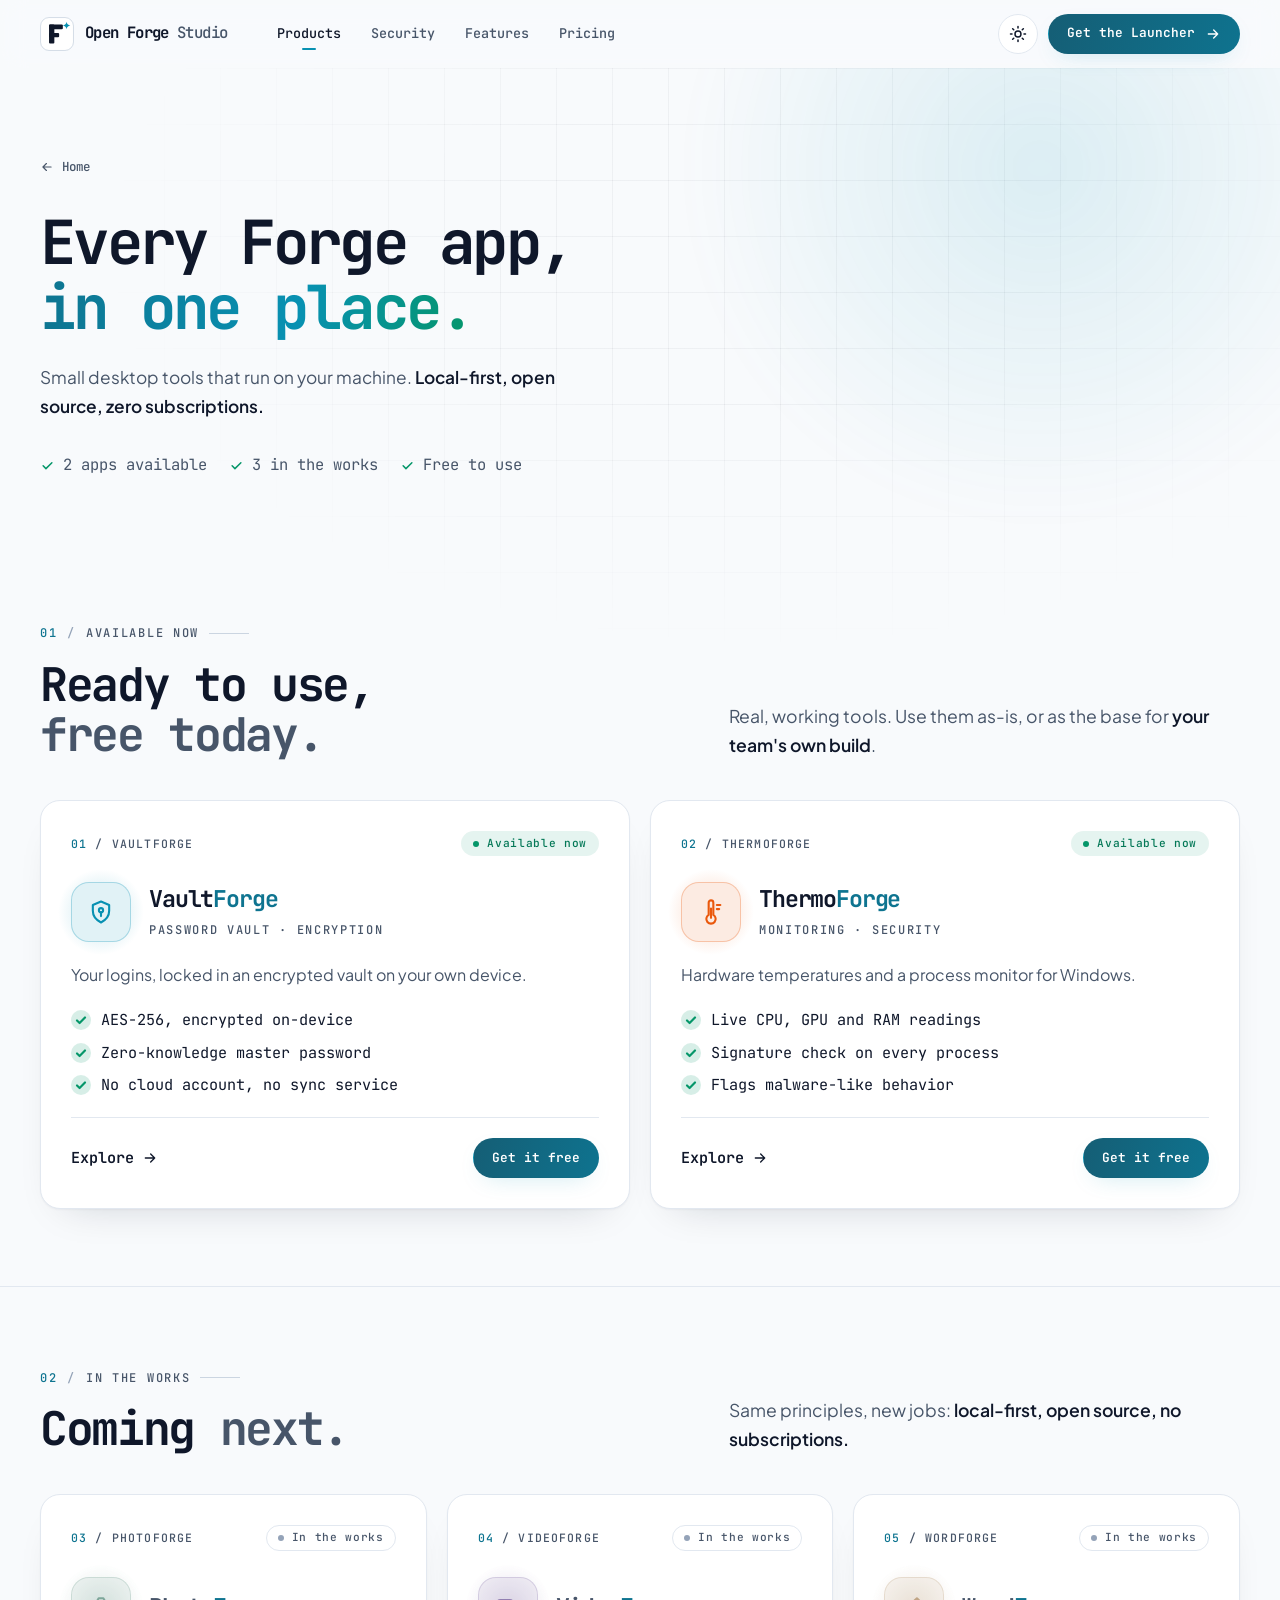
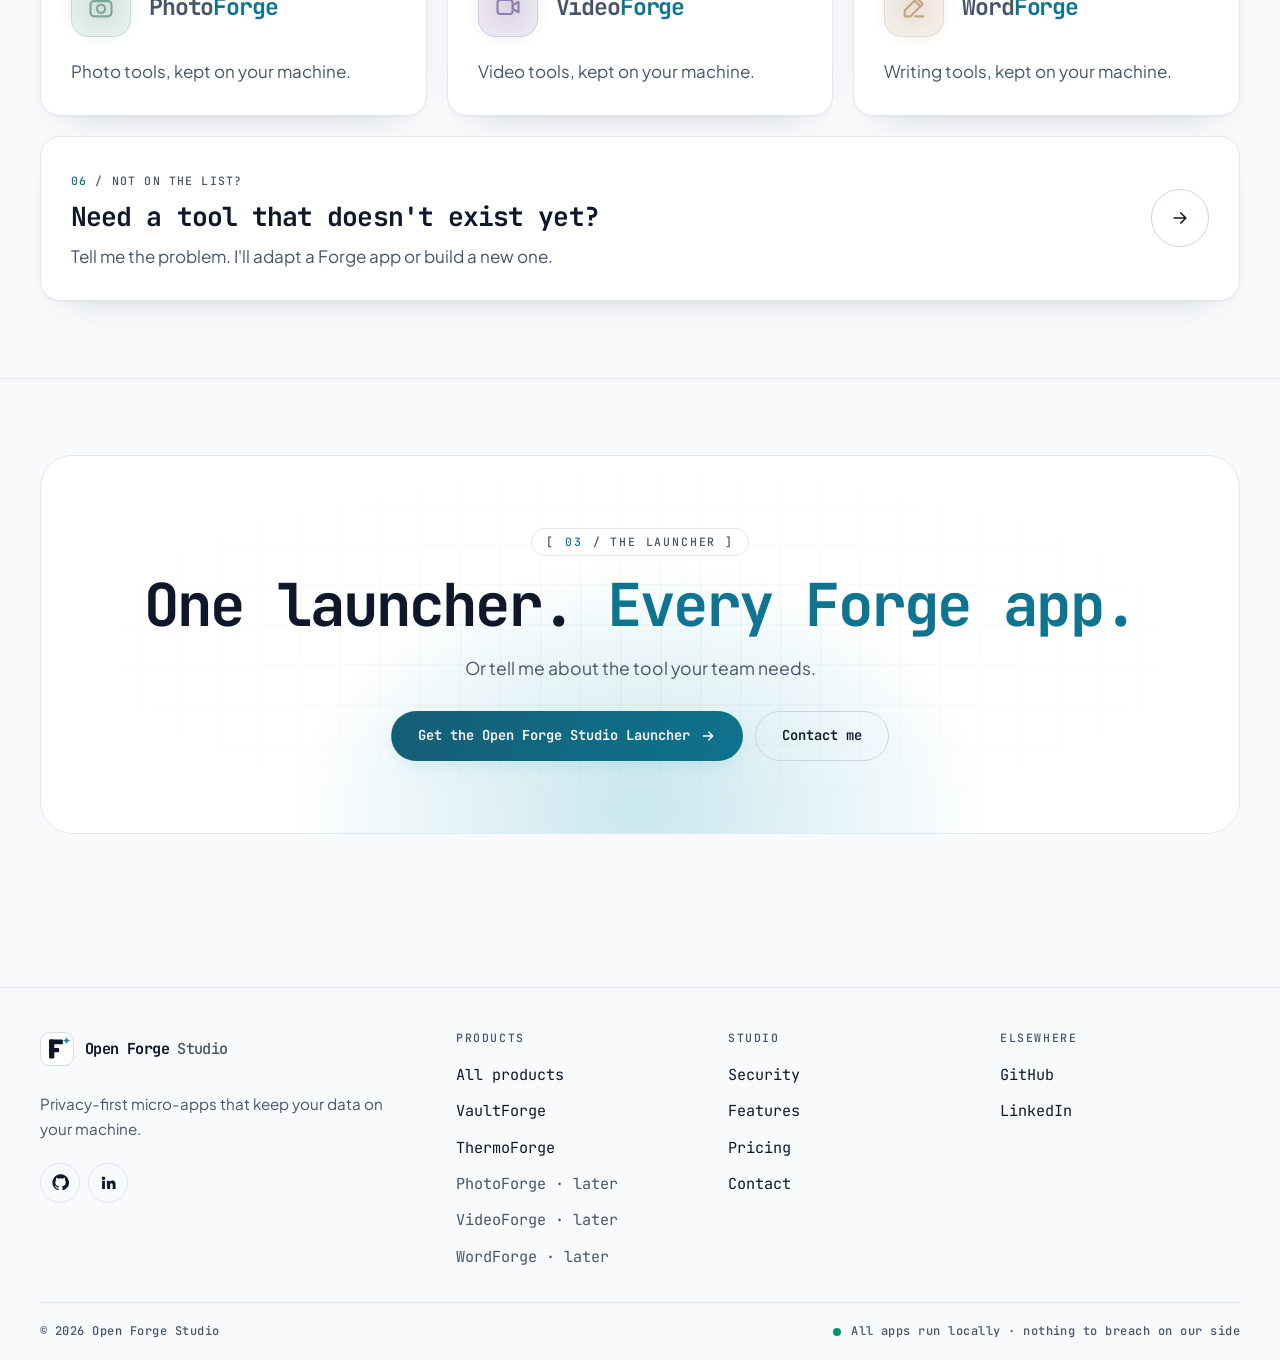
<file: products/index.html>
<!doctype html>
<html lang="en" data-theme="dark">
<head>
  <meta charset="utf-8">
  <meta name="viewport" content="width=device-width, initial-scale=1">
  <title>All products · Open Forge Studio</title>
  <meta name="description" content="Every Open Forge Studio app in one place: VaultForge and ThermoForge, free today, plus PhotoForge, VideoForge and WordForge in the works. Local-first, open source, no subscriptions.">
  <meta name="theme-color" content="#090D16">
  <link rel="canonical" href="https://gaaloulv36.github.io/open-forge-studio-website/products/">

  <meta property="og:type" content="website">
  <meta property="og:site_name" content="Open Forge Studio">
  <meta property="og:title" content="All products · Open Forge Studio">
  <meta property="og:description" content="Local-first micro-apps: VaultForge and ThermoForge available now, more in the works.">
  <meta property="og:url" content="https://gaaloulv36.github.io/open-forge-studio-website/products/">
  <meta property="og:image" content="https://gaaloulv36.github.io/open-forge-studio-website/assets/img/og-default.png">
  <meta property="og:image:width" content="1200">
  <meta property="og:image:height" content="630">
  <meta property="og:image:alt" content="Open Forge Studio logo with the line: Practical software, forged to fit.">
  <meta name="twitter:card" content="summary_large_image">

  <link rel="icon" href="../assets/img/favicon.svg" type="image/svg+xml">
  <link rel="icon" href="../assets/img/favicon-32.png" sizes="32x32" type="image/png">
  <link rel="apple-touch-icon" href="../assets/img/apple-touch-icon.png">

  <!-- Theme before first paint (saved choice, else system, else dark). script.js handles the toggle. -->
  <script>(function(d){var t;try{t=localStorage.getItem("ofs-theme")}catch(e){}if(t!=="light"&&t!=="dark")t=matchMedia("(prefers-color-scheme: light)").matches?"light":"dark";d.setAttribute("data-theme",t);d.classList.add("js")})(document.documentElement)</script>

  <link rel="preconnect" href="https://fonts.googleapis.com">
  <link rel="preconnect" href="https://fonts.gstatic.com" crossorigin>
  <link href="https://fonts.googleapis.com/css2?family=JetBrains+Mono:ital,wght@0,300..800;1,400..600&family=Plus+Jakarta+Sans:wght@400;500;600;700&display=swap" rel="stylesheet">
  <link rel="stylesheet" href="../assets/css/styles.css">
  <script src="../assets/js/script.js" defer></script>
</head>
<body>
  <a class="skip-link" href="#main">Skip to content</a>

  <!-- ============ Header ============ -->
  <header class="site-header">
    <div class="container nav">
      <a class="brand" href="../" aria-label="Open Forge Studio home">
        <svg class="logo" viewBox="0 0 64 64" aria-hidden="true"><rect class="logo-bg" x="1" y="1" width="62" height="62" rx="16"/><g class="logo-f"><rect x="17" y="14" width="10" height="36" rx="2"/><rect x="17" y="14" width="26" height="9" rx="2"/><rect x="17" y="30" width="19" height="8" rx="2"/></g><path class="logo-spark" d="M50 9C50.6 13.2 52.8 15.4 57 16 52.8 16.6 50.6 18.8 50 23 49.4 18.8 47.2 16.6 43 16 47.2 15.4 49.4 13.2 50 9Z"/></svg>
        <span>Open Forge <span class="studio">Studio</span></span>
      </a>
      <nav aria-label="Main">
        <ul class="nav-links">
          <li><a class="is-active" href="./" aria-current="page">Products</a></li>
          <li><a href="../#security">Security</a></li>
          <li><a href="../#features">Features</a></li>
          <li><a href="../#pricing">Pricing</a></li>
        </ul>
      </nav>
      <div class="nav-end">
        <button class="icon-btn theme-toggle" type="button" aria-label="Switch theme">
          <svg class="i-sun" viewBox="0 0 24 24" fill="none" stroke="currentColor" stroke-width="2" stroke-linecap="round" aria-hidden="true"><circle cx="12" cy="12" r="4"/><path d="M12 2v2M12 20v2M4.9 4.9l1.4 1.4M17.7 17.7l1.4 1.4M2 12h2M20 12h2M4.9 19.1l1.4-1.4M17.7 6.3l1.4-1.4"/></svg>
          <svg class="i-moon" viewBox="0 0 24 24" fill="none" stroke="currentColor" stroke-width="2" stroke-linecap="round" stroke-linejoin="round" aria-hidden="true"><path d="M20 14.5A8 8 0 0 1 9.5 4a8 8 0 1 0 10.5 10.5Z"/></svg>
        </button>
        <!-- This page is what "Explore Open Forge Studio" opens, so here the button offers the launcher instead -->
        <a class="btn btn-primary btn-sm nav-cta" href="../#launcher">
          Get the Launcher
          <svg class="i-arrow" viewBox="0 0 24 24" fill="none" stroke="currentColor" stroke-width="2" stroke-linecap="round" stroke-linejoin="round" aria-hidden="true"><path d="M5 12h14M13 6l6 6-6 6"/></svg>
        </a>
        <button class="icon-btn nav-toggle" type="button" aria-expanded="false" aria-controls="mobile-menu" aria-label="Open menu"><span></span></button>
      </div>
    </div>
  </header>
  <div class="mobile-menu" id="mobile-menu">
    <a href="./" aria-current="page">Products <span class="mono">01</span></a>
    <a href="../#security">Security <span class="mono">02</span></a>
    <a href="../#features">Features <span class="mono">03</span></a>
    <a href="../#pricing">Pricing <span class="mono">04</span></a>
    <a href="../contact/">Contact <span class="mono">→</span></a>
    <a class="btn btn-primary" href="../#launcher">Get the Launcher</a>
  </div>

  <main id="main">
    <!-- ============ Hero ============ -->
    <section class="hero page-hero" aria-labelledby="hero-title">
      <div class="backdrop" aria-hidden="true"></div>
      <div class="container">
        <a class="back-link slide-up" href="../"><svg viewBox="0 0 24 24" fill="none" stroke="currentColor" stroke-width="2" stroke-linecap="round" stroke-linejoin="round" aria-hidden="true"><path d="M5 12h14M13 6l6 6-6 6"/></svg>Home</a>
        <h1 id="hero-title" class="slide-up" style="--d:.06s">Every Forge app, <span class="accent-word">in one place.</span></h1>
        <p class="hero-sub slide-up" style="--d:.12s">Small desktop tools that run on your machine. <strong>Local-first, open source, zero subscriptions.</strong></p>
        <ul class="hero-meta slide-up" style="--d:.18s" aria-label="Product line-up">
          <li><svg viewBox="0 0 24 24" fill="none" stroke="currentColor" stroke-width="2.4" stroke-linecap="round" stroke-linejoin="round" aria-hidden="true"><path d="m5 12.5 4.5 4.5L19 7.5"/></svg>2 apps available</li>
          <li><svg viewBox="0 0 24 24" fill="none" stroke="currentColor" stroke-width="2.4" stroke-linecap="round" stroke-linejoin="round" aria-hidden="true"><path d="m5 12.5 4.5 4.5L19 7.5"/></svg>3 in the works</li>
          <li><svg viewBox="0 0 24 24" fill="none" stroke="currentColor" stroke-width="2.4" stroke-linecap="round" stroke-linejoin="round" aria-hidden="true"><path d="m5 12.5 4.5 4.5L19 7.5"/></svg>Free to use</li>
        </ul>
      </div>
    </section>

    <!-- ============ 01 / Available now ============ -->
    <section class="section" id="available" aria-labelledby="available-title">
      <div class="container">
        <header class="section-head">
          <div>
            <p class="index-tag slide-up"><span class="n">01</span><span class="sep">/</span>Available now</p>
            <h2 id="available-title" class="slide-up" style="--d:.05s">Ready to use, <span class="soft">free today.</span></h2>
          </div>
          <p class="lead slide-up" style="--d:.1s">Real, working tools. Use them as-is, or as the base for <strong>your team's own build</strong>.</p>
        </header>

        <div class="duo">
          <article class="card product-card slide-up">
            <div class="card-top">
              <span class="index-badge"><span class="n">01</span> / VaultForge</span>
              <span class="pill pill-success">Available now</span>
            </div>
            <div class="head">
              <span class="app-icon tone-vault"><svg viewBox="0 0 24 24" fill="none" stroke="currentColor" stroke-width="1.8" stroke-linecap="round" stroke-linejoin="round" aria-hidden="true"><path d="M12 3l7 3v5c0 4.5-3 8-7 10-4-2-7-5.5-7-10V6z"/><circle cx="12" cy="10.5" r="1.8"/><path d="M12 12.3V15.5"/></svg></span>
              <div>
                <h3>Vault<span class="forge">Forge</span></h3>
                <p class="label">Password vault · Encryption</p>
              </div>
            </div>
            <p class="desc">Your logins, locked in an encrypted vault on your own device.</p>
            <ul class="checklist">
              <li>AES-256, encrypted on-device</li>
              <li>Zero-knowledge master password</li>
              <li>No cloud account, no sync service</li>
            </ul>
            <div class="foot">
              <a class="link-arrow" href="../vaultforge/">Explore <svg viewBox="0 0 24 24" fill="none" stroke="currentColor" stroke-width="2" stroke-linecap="round" stroke-linejoin="round" aria-hidden="true"><path d="M5 12h14M13 6l6 6-6 6"/></svg></a>
              <a class="btn btn-primary btn-sm" href="../vaultforge/#get">Get it free</a>
            </div>
          </article>

          <article class="card product-card slide-up" style="--d:.06s">
            <div class="card-top">
              <span class="index-badge"><span class="n">02</span> / ThermoForge</span>
              <span class="pill pill-success">Available now</span>
            </div>
            <div class="head">
              <span class="app-icon tone-thermo"><svg viewBox="0 0 24 24" fill="none" stroke="currentColor" stroke-width="1.8" stroke-linecap="round" stroke-linejoin="round" aria-hidden="true"><path d="M10 4a2 2 0 0 1 4 0v10.5a4 4 0 1 1-4 0Z"/><path d="M12 9v8"/><path d="M17 6h3M17 9.5h2"/></svg></span>
              <div>
                <h3>Thermo<span class="forge">Forge</span></h3>
                <p class="label">Monitoring · Security</p>
              </div>
            </div>
            <p class="desc">Hardware temperatures and a process monitor for Windows.</p>
            <ul class="checklist">
              <li>Live CPU, GPU and RAM readings</li>
              <li>Signature check on every process</li>
              <li>Flags malware-like behavior</li>
            </ul>
            <div class="foot">
              <a class="link-arrow" href="../thermoforge/">Explore <svg viewBox="0 0 24 24" fill="none" stroke="currentColor" stroke-width="2" stroke-linecap="round" stroke-linejoin="round" aria-hidden="true"><path d="M5 12h14M13 6l6 6-6 6"/></svg></a>
              <a class="btn btn-primary btn-sm" href="../thermoforge/#requirements">Get it free</a>
            </div>
          </article>
        </div>
      </div>
    </section>

    <!-- ============ 02 / In the works ============ -->
    <section class="section" id="upcoming" aria-labelledby="upcoming-title">
      <div class="container">
        <header class="section-head">
          <div>
            <p class="index-tag slide-up"><span class="n">02</span><span class="sep">/</span>In the works</p>
            <h2 id="upcoming-title" class="slide-up" style="--d:.05s">Coming <span class="soft">next.</span></h2>
          </div>
          <p class="lead slide-up" style="--d:.1s">Same principles, new jobs: <strong>local-first, open source, no subscriptions.</strong></p>
        </header>

        <div class="trio">
          <article class="card product-card compact is-soon slide-up">
            <div class="card-top">
              <span class="index-badge"><span class="n">03</span> / PhotoForge</span>
              <span class="pill">In the works</span>
            </div>
            <div class="head">
              <span class="app-icon tone-photo"><svg viewBox="0 0 24 24" fill="none" stroke="currentColor" stroke-width="1.8" stroke-linecap="round" stroke-linejoin="round" aria-hidden="true"><rect x="3" y="7" width="18" height="13" rx="3"/><circle cx="12" cy="13.5" r="3.5"/><path d="M8.5 7l1.5-2.5h4L15.5 7"/></svg></span>
              <h3>Photo<span class="forge">Forge</span></h3>
            </div>
            <p>Photo tools, kept on your machine.</p>
          </article>
          <article class="card product-card compact is-soon slide-up" style="--d:.06s">
            <div class="card-top">
              <span class="index-badge"><span class="n">04</span> / VideoForge</span>
              <span class="pill">In the works</span>
            </div>
            <div class="head">
              <span class="app-icon tone-video"><svg viewBox="0 0 24 24" fill="none" stroke="currentColor" stroke-width="1.8" stroke-linecap="round" stroke-linejoin="round" aria-hidden="true"><rect x="3" y="6" width="13" height="12" rx="2.5"/><path d="M16 10.5l5-3v9l-5-3z"/></svg></span>
              <h3>Video<span class="forge">Forge</span></h3>
            </div>
            <p>Video tools, kept on your machine.</p>
          </article>
          <article class="card product-card compact is-soon slide-up" style="--d:.12s">
            <div class="card-top">
              <span class="index-badge"><span class="n">05</span> / WordForge</span>
              <span class="pill">In the works</span>
            </div>
            <div class="head">
              <span class="app-icon tone-word"><svg viewBox="0 0 24 24" fill="none" stroke="currentColor" stroke-width="1.8" stroke-linecap="round" stroke-linejoin="round" aria-hidden="true"><path d="M14.5 4.5l5 5L9 20H4v-5z"/><path d="M12.5 6.5l5 5"/><path d="M13 20h7"/></svg></span>
              <h3>Word<span class="forge">Forge</span></h3>
            </div>
            <p>Writing tools, kept on your machine.</p>
          </article>
        </div>

        <a class="card cta-card slide-up" href="../contact/?product=new">
          <div>
            <span class="index-badge"><span class="n">06</span> / Not on the list?</span>
            <h3>Need a tool that doesn't exist yet?</h3>
            <p>Tell me the problem. I'll adapt a Forge app or build a new one.</p>
          </div>
          <span class="arrow-box" aria-hidden="true"><svg viewBox="0 0 24 24" fill="none" stroke="currentColor" stroke-width="2" stroke-linecap="round" stroke-linejoin="round"><path d="M5 12h14M13 6l6 6-6 6"/></svg></span>
        </a>
      </div>
    </section>

    <!-- ============ Closing CTA ============ -->
    <section class="section cta-section" aria-labelledby="closing-title">
      <div class="container">
        <div class="cta-band slide-up">
          <p class="eyebrow">[ <b>03</b> / The launcher ]</p>
          <h2 id="closing-title">One launcher. <span class="accent">Every Forge app.</span></h2>
          <p class="lead">Or tell me about the tool your team needs.</p>
          <div class="actions">
            <a class="btn btn-primary" href="../#launcher">
              Get the Open Forge Studio Launcher
              <svg class="i-arrow" viewBox="0 0 24 24" fill="none" stroke="currentColor" stroke-width="2" stroke-linecap="round" stroke-linejoin="round" aria-hidden="true"><path d="M5 12h14M13 6l6 6-6 6"/></svg>
            </a>
            <a class="btn btn-outline" href="../contact/">Contact me</a>
          </div>
        </div>
      </div>
    </section>
  </main>

  <!-- ============ Footer ============ -->
  <footer class="site-footer">
    <div class="container">
      <div class="footer-grid">
        <div>
          <a class="brand" href="../" aria-label="Open Forge Studio home">
            <svg class="logo" viewBox="0 0 64 64" aria-hidden="true"><rect class="logo-bg" x="1" y="1" width="62" height="62" rx="16"/><g class="logo-f"><rect x="17" y="14" width="10" height="36" rx="2"/><rect x="17" y="14" width="26" height="9" rx="2"/><rect x="17" y="30" width="19" height="8" rx="2"/></g><path class="logo-spark" d="M50 9C50.6 13.2 52.8 15.4 57 16 52.8 16.6 50.6 18.8 50 23 49.4 18.8 47.2 16.6 43 16 47.2 15.4 49.4 13.2 50 9Z"/></svg>
            <span>Open Forge <span class="studio">Studio</span></span>
          </a>
          <p>Privacy-first micro-apps that keep your data on your machine.</p>
          <div class="social">
            <a href="https://github.com/gaaloulv36" rel="noopener" aria-label="GitHub"><svg viewBox="0 0 24 24" fill="currentColor" aria-hidden="true"><path d="M12 .5a11.5 11.5 0 0 0-3.64 22.41c.58.1.79-.25.79-.56v-2c-3.2.7-3.88-1.37-3.88-1.37-.52-1.33-1.28-1.69-1.28-1.69-1.05-.71.08-.7.08-.7 1.16.08 1.77 1.19 1.77 1.19 1.03 1.77 2.7 1.26 3.36.96.1-.75.4-1.26.73-1.55-2.55-.29-5.24-1.28-5.24-5.69 0-1.26.45-2.29 1.19-3.09-.12-.29-.52-1.46.11-3.05 0 0 .97-.31 3.17 1.18a11 11 0 0 1 5.77 0c2.2-1.49 3.17-1.18 3.17-1.18.63 1.59.23 2.76.11 3.05.74.8 1.19 1.83 1.19 3.09 0 4.42-2.7 5.39-5.26 5.68.41.36.78 1.06.78 2.14v3.17c0 .31.21.67.8.56A11.5 11.5 0 0 0 12 .5Z"/></svg></a>
            <a href="https://www.linkedin.com/in/med-amine-gaaloul-14100a192/" rel="noopener" aria-label="LinkedIn"><svg viewBox="0 0 24 24" fill="currentColor" aria-hidden="true"><path d="M4.98 3.5a2.5 2.5 0 1 1 0 5 2.5 2.5 0 0 1 0-5ZM3 9.5h4V21H3zM9.5 9.5h3.8v1.6h.05c.53-1 1.84-2.05 3.78-2.05 4.04 0 4.79 2.66 4.79 6.12V21h-4v-5.1c0-1.22-.02-2.78-1.7-2.78-1.7 0-1.96 1.33-1.96 2.7V21h-4z"/></svg></a>
          </div>
        </div>
        <div>
          <h4>Products</h4>
          <ul>
            <li><a href="./">All products</a></li>
            <li><a href="../vaultforge/">VaultForge</a></li>
            <li><a href="../thermoforge/">ThermoForge</a></li>
            <li><span class="soon">PhotoForge · later</span></li>
            <li><span class="soon">VideoForge · later</span></li>
            <li><span class="soon">WordForge · later</span></li>
          </ul>
        </div>
        <div>
          <h4>Studio</h4>
          <ul>
            <li><a href="../#security">Security</a></li>
            <li><a href="../#features">Features</a></li>
            <li><a href="../#pricing">Pricing</a></li>
            <li><a href="../contact/">Contact</a></li>
          </ul>
        </div>
        <div>
          <h4>Elsewhere</h4>
          <ul>
            <li><a href="https://github.com/gaaloulv36" rel="noopener">GitHub</a></li>
            <li><a href="https://www.linkedin.com/in/med-amine-gaaloul-14100a192/" rel="noopener">LinkedIn</a></li>
          </ul>
        </div>
      </div>
      <div class="footer-bottom">
        <span>© <span data-year>2026</span> Open Forge Studio</span>
        <span class="status-line"><i aria-hidden="true"></i>All apps run locally · nothing to breach on our side</span>
      </div>
    </div>
  </footer>
</body>
</html>
</file>
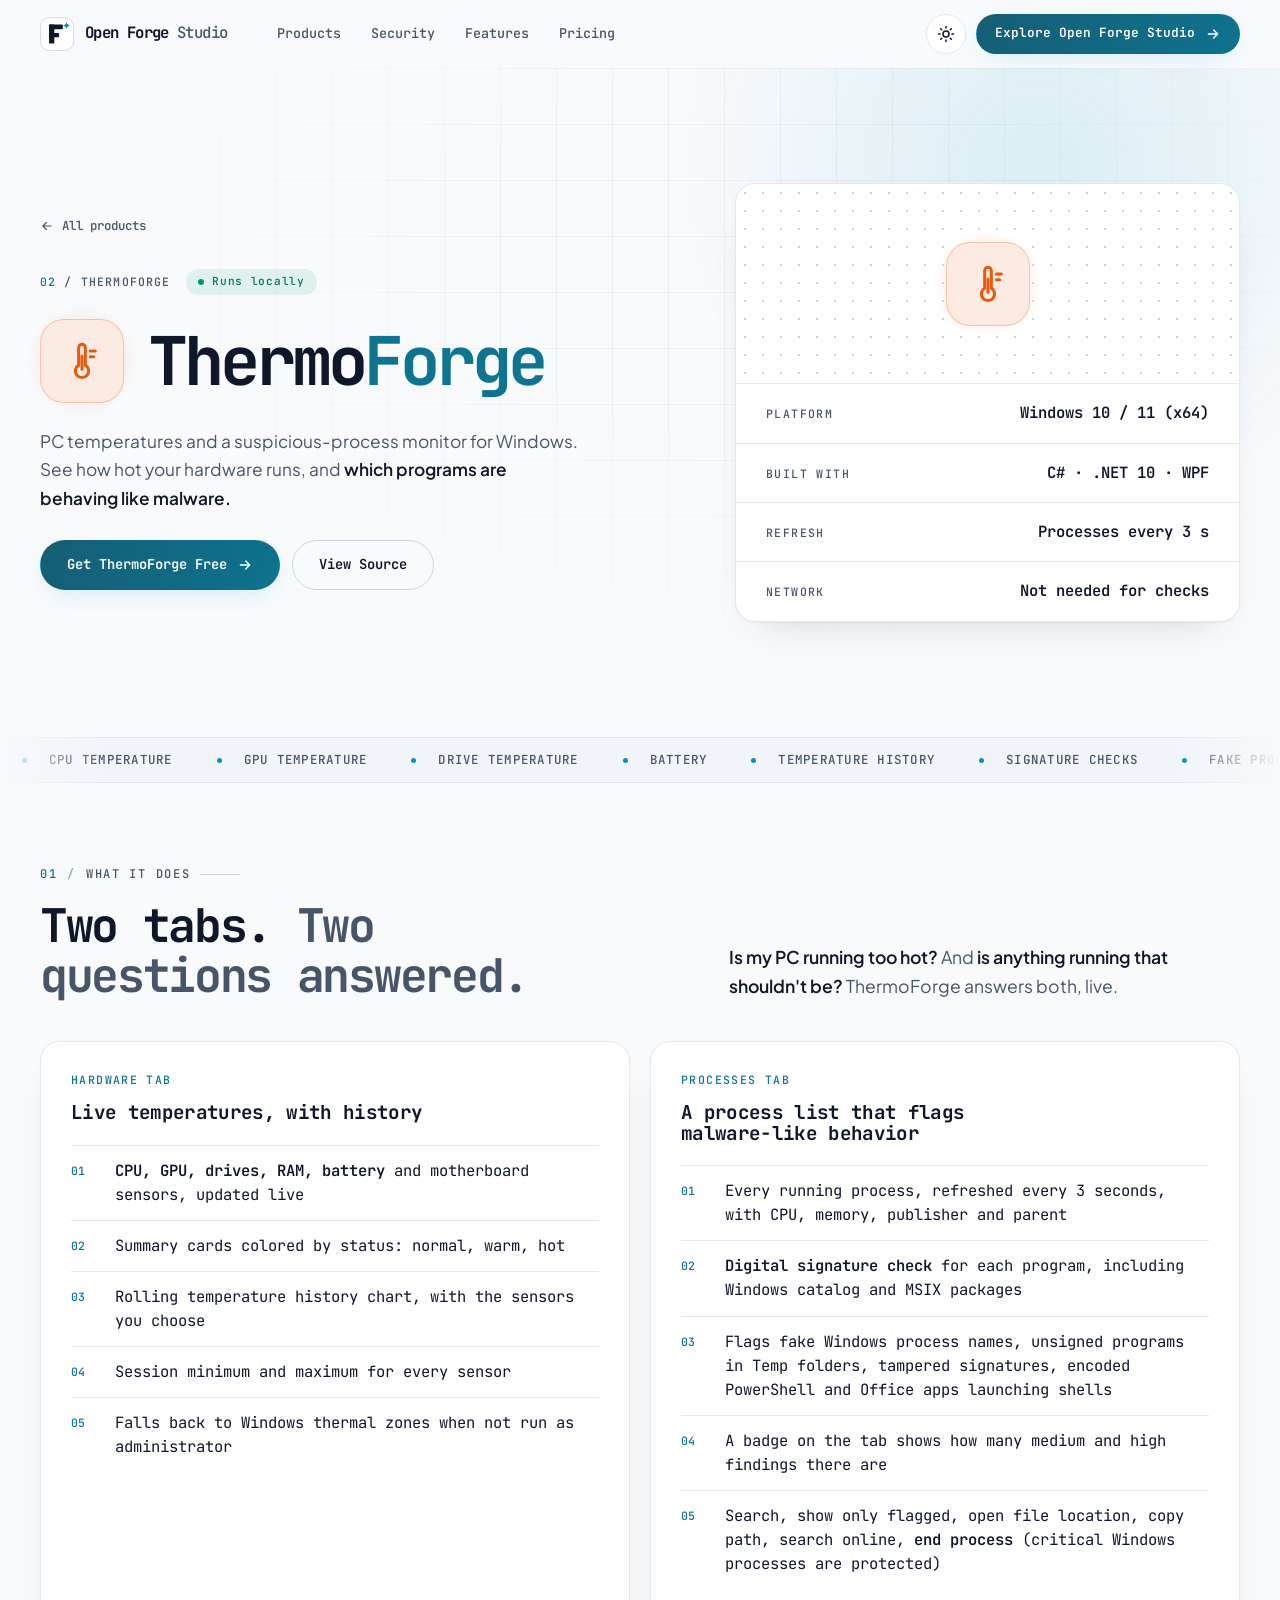
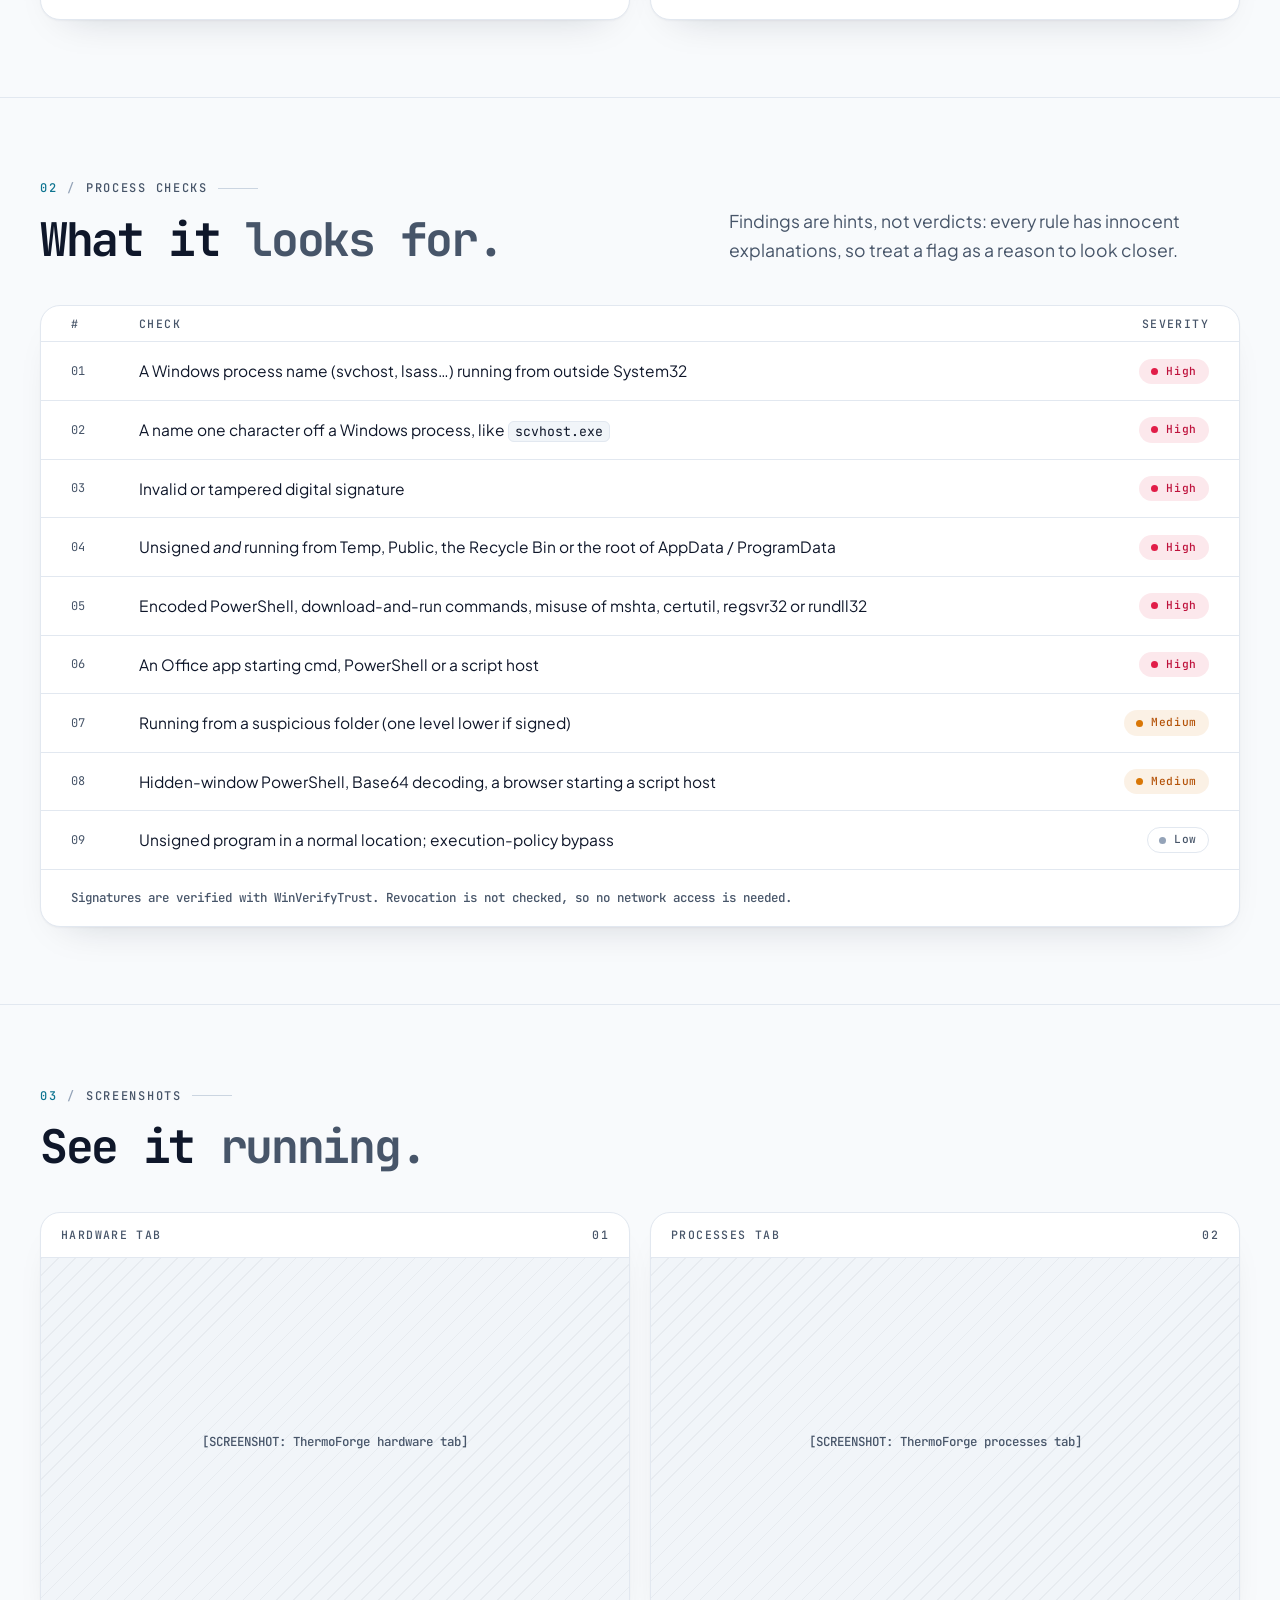
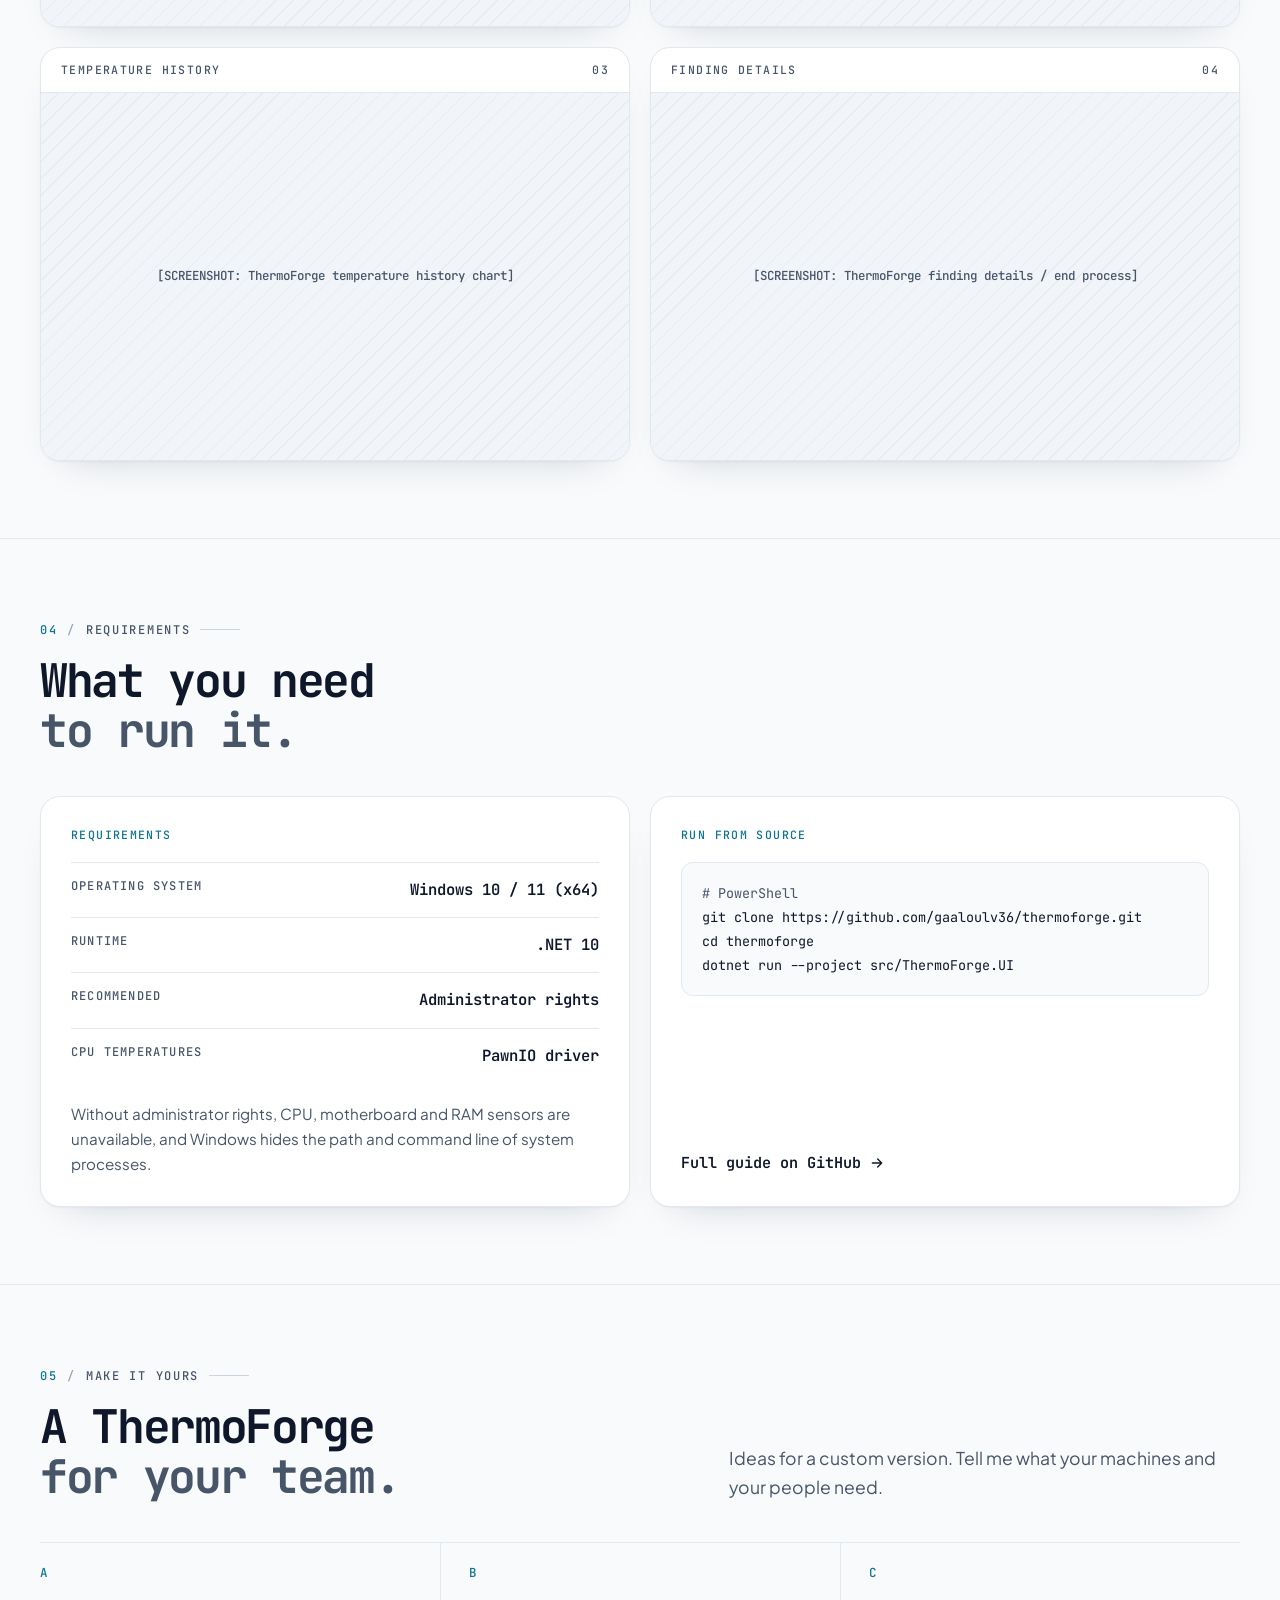
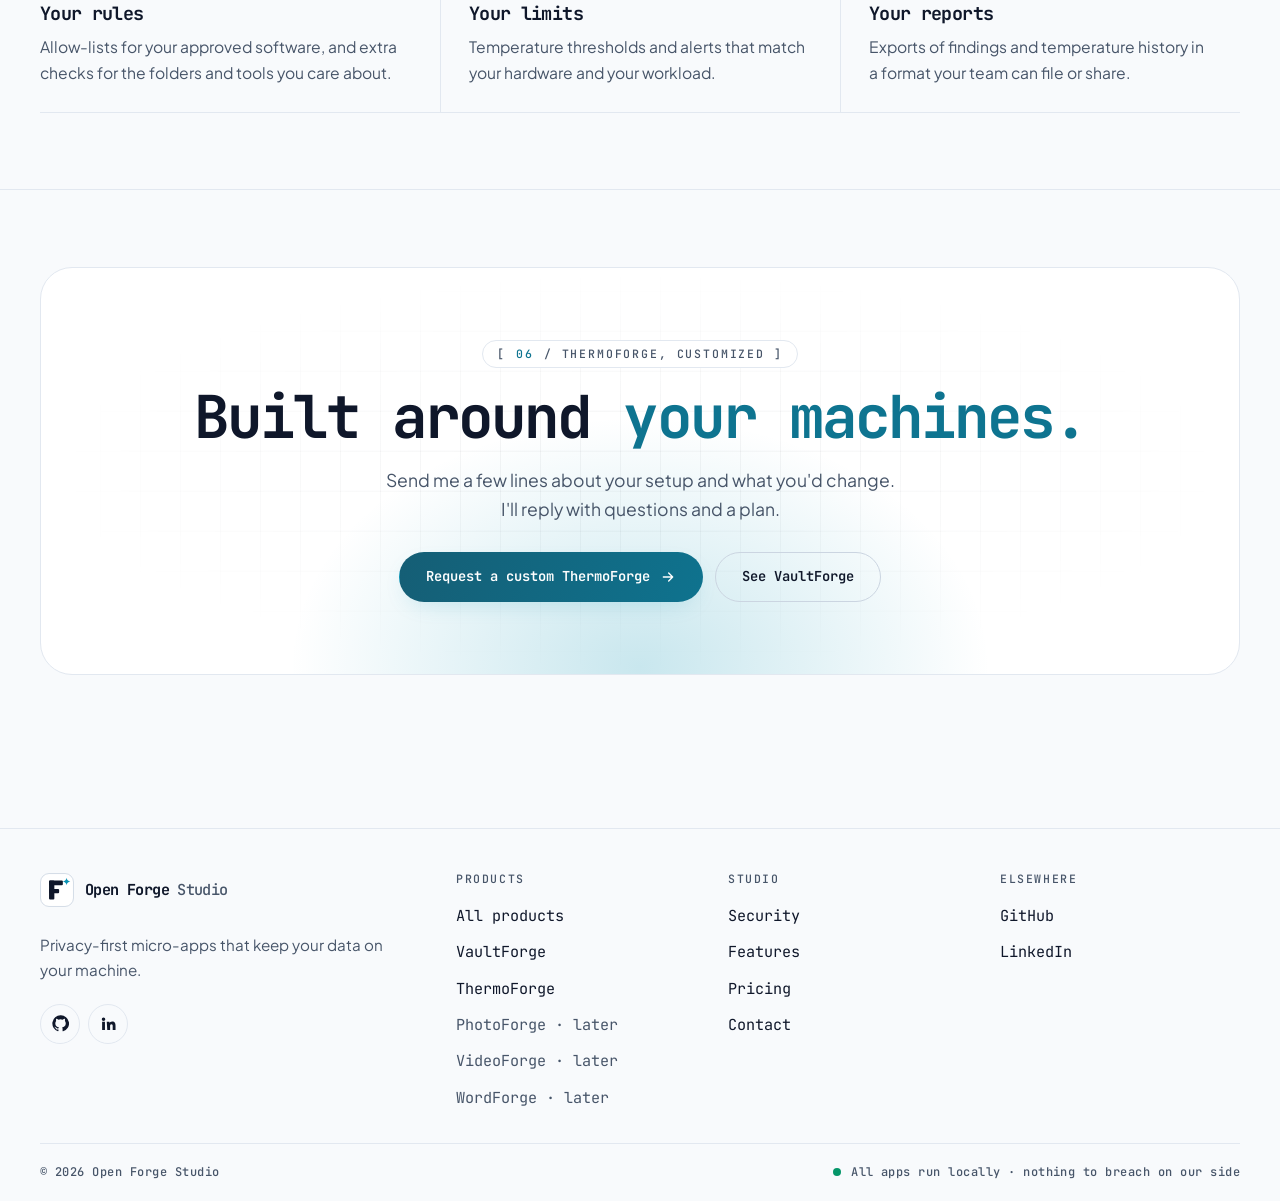
<file: thermoforge/index.html>
<!doctype html>
<html lang="en" data-theme="dark">
<head>
  <meta charset="utf-8">
  <meta name="viewport" content="width=device-width, initial-scale=1">
  <title>ThermoForge · PC temperatures &amp; suspicious-process monitor · Open Forge Studio</title>
  <meta name="description" content="ThermoForge shows live CPU, GPU, drive and battery temperatures, and flags processes that behave like malware. Windows 10/11. Custom versions available.">
  <meta name="theme-color" content="#090D16">
  <link rel="canonical" href="https://gaaloulv36.github.io/open-forge-studio-website/thermoforge/">

  <meta property="og:type" content="website">
  <meta property="og:site_name" content="Open Forge Studio">
  <meta property="og:title" content="ThermoForge · PC temperatures & suspicious-process monitor">
  <meta property="og:description" content="Live hardware temperatures with history, and a process list that flags malware-like behavior. Windows 10/11.">
  <meta property="og:url" content="https://gaaloulv36.github.io/open-forge-studio-website/thermoforge/">
  <meta property="og:image" content="https://gaaloulv36.github.io/open-forge-studio-website/assets/img/og-thermoforge.png">
  <meta property="og:image:width" content="1200">
  <meta property="og:image:height" content="630">
  <meta property="og:image:alt" content="ThermoForge icon and name, with the line: PC temperatures and suspicious-process monitor.">
  <meta name="twitter:card" content="summary_large_image">

  <link rel="icon" href="../assets/img/favicon.svg" type="image/svg+xml">
  <link rel="icon" href="../assets/img/favicon-32.png" sizes="32x32" type="image/png">
  <link rel="apple-touch-icon" href="../assets/img/apple-touch-icon.png">

  <!-- Theme before first paint (saved choice, else system, else dark). script.js handles the toggle. -->
  <script>(function(d){var t;try{t=localStorage.getItem("ofs-theme")}catch(e){}if(t!=="light"&&t!=="dark")t=matchMedia("(prefers-color-scheme: light)").matches?"light":"dark";d.setAttribute("data-theme",t);d.classList.add("js")})(document.documentElement)</script>

  <link rel="preconnect" href="https://fonts.googleapis.com">
  <link rel="preconnect" href="https://fonts.gstatic.com" crossorigin>
  <link href="https://fonts.googleapis.com/css2?family=JetBrains+Mono:ital,wght@0,300..800;1,400..600&family=Plus+Jakarta+Sans:wght@400;500;600;700&display=swap" rel="stylesheet">
  <link rel="stylesheet" href="../assets/css/styles.css">
  <script src="../assets/js/script.js" defer></script>
</head>
<body>
  <a class="skip-link" href="#main">Skip to content</a>

  <!-- ============ Header ============ -->
  <header class="site-header">
    <div class="container nav">
      <a class="brand" href="../" aria-label="Open Forge Studio home">
        <svg class="logo" viewBox="0 0 64 64" aria-hidden="true"><rect class="logo-bg" x="1" y="1" width="62" height="62" rx="16"/><g class="logo-f"><rect x="17" y="14" width="10" height="36" rx="2"/><rect x="17" y="14" width="26" height="9" rx="2"/><rect x="17" y="30" width="19" height="8" rx="2"/></g><path class="logo-spark" d="M50 9C50.6 13.2 52.8 15.4 57 16 52.8 16.6 50.6 18.8 50 23 49.4 18.8 47.2 16.6 43 16 47.2 15.4 49.4 13.2 50 9Z"/></svg>
        <span>Open Forge <span class="studio">Studio</span></span>
      </a>
      <nav aria-label="Main">
        <ul class="nav-links">
          <li><a href="../#products">Products</a></li>
          <li><a href="../#security">Security</a></li>
          <li><a href="../#features">Features</a></li>
          <li><a href="../#pricing">Pricing</a></li>
        </ul>
      </nav>
      <div class="nav-end">
        <button class="icon-btn theme-toggle" type="button" aria-label="Switch theme">
          <svg class="i-sun" viewBox="0 0 24 24" fill="none" stroke="currentColor" stroke-width="2" stroke-linecap="round" aria-hidden="true"><circle cx="12" cy="12" r="4"/><path d="M12 2v2M12 20v2M4.9 4.9l1.4 1.4M17.7 17.7l1.4 1.4M2 12h2M20 12h2M4.9 19.1l1.4-1.4M17.7 6.3l1.4-1.4"/></svg>
          <svg class="i-moon" viewBox="0 0 24 24" fill="none" stroke="currentColor" stroke-width="2" stroke-linecap="round" stroke-linejoin="round" aria-hidden="true"><path d="M20 14.5A8 8 0 0 1 9.5 4a8 8 0 1 0 10.5 10.5Z"/></svg>
        </button>
        <a class="btn btn-primary btn-sm nav-cta" href="../products/">
          Explore Open Forge Studio
          <svg class="i-arrow" viewBox="0 0 24 24" fill="none" stroke="currentColor" stroke-width="2" stroke-linecap="round" stroke-linejoin="round" aria-hidden="true"><path d="M5 12h14M13 6l6 6-6 6"/></svg>
        </a>
        <button class="icon-btn nav-toggle" type="button" aria-expanded="false" aria-controls="mobile-menu" aria-label="Open menu"><span></span></button>
      </div>
    </div>
  </header>
  <div class="mobile-menu" id="mobile-menu">
    <a href="../#products">Products <span class="mono">01</span></a>
    <a href="../#security">Security <span class="mono">02</span></a>
    <a href="../#features">Features <span class="mono">03</span></a>
    <a href="../#pricing">Pricing <span class="mono">04</span></a>
    <a href="../contact/">Contact <span class="mono">→</span></a>
    <a class="btn btn-primary" href="../products/">Explore Open Forge Studio</a>
  </div>

  <main id="main">
    <!-- ============ Hero ============ -->
    <section class="hero product-hero" aria-labelledby="hero-title">
      <div class="backdrop" aria-hidden="true"></div>
      <div class="container hero-grid">
        <div>
          <a class="back-link slide-up" href="../#products"><svg viewBox="0 0 24 24" fill="none" stroke="currentColor" stroke-width="2" stroke-linecap="round" stroke-linejoin="round" aria-hidden="true"><path d="M5 12h14M13 6l6 6-6 6"/></svg>All products</a>
          <div class="tag-row slide-up" style="--d:.04s">
            <span class="index-badge"><span class="n">02</span> / ThermoForge</span>
            <span class="pill pill-success">Runs locally</span>
          </div>
          <div class="product-title slide-up" style="--d:.08s">
            <span class="app-icon lg tone-thermo"><svg viewBox="0 0 24 24" fill="none" stroke="currentColor" stroke-width="1.8" stroke-linecap="round" stroke-linejoin="round" aria-hidden="true"><path d="M10 4a2 2 0 0 1 4 0v10.5a4 4 0 1 1-4 0Z"/><path d="M12 9v8"/><path d="M17 6h3M17 9.5h2"/></svg></span>
            <h1 id="hero-title">Thermo<span class="forge">Forge</span></h1>
          </div>
          <p class="hero-sub slide-up" style="--d:.12s">PC temperatures and a suspicious-process monitor for Windows. See how hot your hardware runs, and <strong>which programs are behaving like malware.</strong></p>
          <div class="actions slide-up" style="--d:.16s">
            <a class="btn btn-primary" href="#requirements">
              Get ThermoForge Free
              <svg class="i-arrow" viewBox="0 0 24 24" fill="none" stroke="currentColor" stroke-width="2" stroke-linecap="round" stroke-linejoin="round" aria-hidden="true"><path d="M5 12h14M13 6l6 6-6 6"/></svg>
            </a>
            <a class="btn btn-outline" href="https://github.com/gaaloulv36/thermoforge" rel="noopener">View Source</a>
          </div>
        </div>

        <!-- Spec sheet -->
        <div class="card spec-card fade-in" style="--d:.15s">
          <div class="spec-art" aria-hidden="true">
            <span class="app-icon lg tone-thermo"><svg viewBox="0 0 24 24" fill="none" stroke="currentColor" stroke-width="1.8" stroke-linecap="round" stroke-linejoin="round"><path d="M10 4a2 2 0 0 1 4 0v10.5a4 4 0 1 1-4 0Z"/><path d="M12 9v8"/><path d="M17 6h3M17 9.5h2"/></svg></span>
          </div>
          <div class="spec-row"><span class="k">Platform</span><span class="v">Windows 10 / 11 (x64)</span></div>
          <div class="spec-row"><span class="k">Built with</span><span class="v">C# · .NET 10 · WPF</span></div>
          <div class="spec-row"><span class="k">Refresh</span><span class="v">Processes every 3 s</span></div>
          <div class="spec-row"><span class="k">Network</span><span class="v">Not needed for checks</span></div>
        </div>
      </div>
    </section>

    <div class="marquee" aria-label="ThermoForge features">
      <ul class="marquee-track">
        <li>CPU temperature</li><li>GPU temperature</li><li>Drive temperature</li><li>Battery</li><li>Temperature history</li>
        <li>Signature checks</li><li>Fake process names</li><li>Encoded PowerShell</li><li>Office launching shells</li><li>End process</li>
      </ul>
      <ul class="marquee-track" aria-hidden="true">
        <li>CPU temperature</li><li>GPU temperature</li><li>Drive temperature</li><li>Battery</li><li>Temperature history</li>
        <li>Signature checks</li><li>Fake process names</li><li>Encoded PowerShell</li><li>Office launching shells</li><li>End process</li>
      </ul>
    </div>

    <!-- ============ 01 / What it does ============ -->
    <section class="section" id="features" aria-labelledby="features-title">
      <div class="container">
        <header class="section-head">
          <div>
            <p class="index-tag slide-up"><span class="n">01</span><span class="sep">/</span>What it does</p>
            <h2 id="features-title" class="slide-up" style="--d:.05s">Two tabs. <span class="soft">Two questions answered.</span></h2>
          </div>
          <p class="lead slide-up" style="--d:.1s"><strong>Is my PC running too hot?</strong> And <strong>is anything running that shouldn't be?</strong> ThermoForge answers both, live.</p>
        </header>
        <div class="duo">
          <article class="card slide-up">
            <p class="kicker">Hardware tab</p>
            <h3>Live temperatures, with history</h3>
            <ul class="list">
              <li><span><strong>CPU, GPU, drives, RAM, battery</strong> and motherboard sensors, updated live</span></li>
              <li><span>Summary cards colored by status: normal, warm, hot</span></li>
              <li><span>Rolling temperature history chart, with the sensors you choose</span></li>
              <li><span>Session minimum and maximum for every sensor</span></li>
              <li><span>Falls back to Windows thermal zones when not run as administrator</span></li>
            </ul>
          </article>
          <article class="card slide-up" style="--d:.06s">
            <p class="kicker">Processes tab</p>
            <h3>A process list that flags malware-like behavior</h3>
            <ul class="list">
              <li><span>Every running process, refreshed every 3 seconds, with CPU, memory, publisher and parent</span></li>
              <li><span><strong>Digital signature check</strong> for each program, including Windows catalog and MSIX packages</span></li>
              <li><span>Flags fake Windows process names, unsigned programs in Temp folders, tampered signatures, encoded PowerShell and Office apps launching shells</span></li>
              <li><span>A badge on the tab shows how many medium and high findings there are</span></li>
              <li><span>Search, show only flagged, open file location, copy path, search online, <strong>end process</strong> (critical Windows processes are protected)</span></li>
            </ul>
          </article>
        </div>
      </div>
    </section>

    <!-- ============ 02 / Process checks ============ -->
    <section class="section" id="checks" aria-labelledby="checks-title">
      <div class="container">
        <header class="section-head">
          <div>
            <p class="index-tag slide-up"><span class="n">02</span><span class="sep">/</span>Process checks</p>
            <h2 id="checks-title" class="slide-up" style="--d:.05s">What it <span class="soft">looks for.</span></h2>
          </div>
          <p class="lead slide-up" style="--d:.1s">Findings are hints, not verdicts: every rule has innocent explanations, so treat a flag as a reason to look closer.</p>
        </header>
        <div class="card checks slide-up">
          <div class="checks-head" aria-hidden="true"><span>#</span><span>Check</span><span>Severity</span></div>
          <ul>
            <li class="row"><span class="mono">01</span><p>A Windows process name (svchost, lsass…) running from outside System32</p><span class="pill sev sev-high">High</span></li>
            <li class="row"><span class="mono">02</span><p>A name one character off a Windows process, like <code>scvhost.exe</code></p><span class="pill sev sev-high">High</span></li>
            <li class="row"><span class="mono">03</span><p>Invalid or tampered digital signature</p><span class="pill sev sev-high">High</span></li>
            <li class="row"><span class="mono">04</span><p>Unsigned <em>and</em> running from Temp, Public, the Recycle Bin or the root of AppData / ProgramData</p><span class="pill sev sev-high">High</span></li>
            <li class="row"><span class="mono">05</span><p>Encoded PowerShell, download-and-run commands, misuse of mshta, certutil, regsvr32 or rundll32</p><span class="pill sev sev-high">High</span></li>
            <li class="row"><span class="mono">06</span><p>An Office app starting cmd, PowerShell or a script host</p><span class="pill sev sev-high">High</span></li>
            <li class="row"><span class="mono">07</span><p>Running from a suspicious folder (one level lower if signed)</p><span class="pill sev sev-med">Medium</span></li>
            <li class="row"><span class="mono">08</span><p>Hidden-window PowerShell, Base64 decoding, a browser starting a script host</p><span class="pill sev sev-med">Medium</span></li>
            <li class="row"><span class="mono">09</span><p>Unsigned program in a normal location; execution-policy bypass</p><span class="pill sev">Low</span></li>
          </ul>
          <p class="note">Signatures are verified with WinVerifyTrust. Revocation is not checked, so no network access is needed.</p>
        </div>
      </div>
    </section>

    <!-- ============ 03 / Screenshots ============ -->
    <section class="section" id="screenshots" aria-labelledby="shots-title">
      <div class="container">
        <header class="section-head">
          <div>
            <p class="index-tag slide-up"><span class="n">03</span><span class="sep">/</span>Screenshots</p>
            <h2 id="shots-title" class="slide-up" style="--d:.05s">See it <span class="soft">running.</span></h2>
          </div>
        </header>
        <!-- To add a screenshot, replace a .shot div with:
             <div class="shot"><img src="../assets/img/thermoforge-hardware.png" alt="…" loading="lazy"></div> -->
        <div class="duo">
          <figure class="card shot-card slide-up">
            <figcaption><span>Hardware tab</span><span>01</span></figcaption>
            <div class="shot">[SCREENSHOT: ThermoForge hardware tab]</div>
          </figure>
          <figure class="card shot-card slide-up" style="--d:.06s">
            <figcaption><span>Processes tab</span><span>02</span></figcaption>
            <div class="shot">[SCREENSHOT: ThermoForge processes tab]</div>
          </figure>
          <figure class="card shot-card slide-up">
            <figcaption><span>Temperature history</span><span>03</span></figcaption>
            <div class="shot">[SCREENSHOT: ThermoForge temperature history chart]</div>
          </figure>
          <figure class="card shot-card slide-up" style="--d:.06s">
            <figcaption><span>Finding details</span><span>04</span></figcaption>
            <div class="shot">[SCREENSHOT: ThermoForge finding details / end process]</div>
          </figure>
        </div>
      </div>
    </section>

    <!-- ============ 04 / Requirements ============ -->
    <section class="section" id="requirements" aria-labelledby="req-title">
      <div class="container">
        <header class="section-head">
          <div>
            <p class="index-tag slide-up"><span class="n">04</span><span class="sep">/</span>Requirements</p>
            <h2 id="req-title" class="slide-up" style="--d:.05s">What you need <span class="soft">to run it.</span></h2>
          </div>
        </header>
        <div class="duo">
          <div class="card slide-up">
            <p class="kicker">Requirements</p>
            <ul class="req">
              <li><span class="k">Operating system</span><span class="v">Windows 10 / 11 (x64)</span></li>
              <li><span class="k">Runtime</span><span class="v">.NET 10</span></li>
              <li><span class="k">Recommended</span><span class="v">Administrator rights</span></li>
              <li><span class="k">CPU temperatures</span><span class="v">PawnIO driver</span></li>
            </ul>
            <p class="after">Without administrator rights, CPU, motherboard and RAM sensors are unavailable, and Windows hides the path and command line of system processes.</p>
          </div>
          <div class="card slide-up" style="--d:.06s">
            <p class="kicker">Run from source</p>
<pre class="code"><span class="c"># PowerShell</span>
git clone https://github.com/gaaloulv36/thermoforge.git
cd thermoforge
dotnet run --project src/ThermoForge.UI</pre>
            <a class="link-arrow" href="https://github.com/gaaloulv36/thermoforge" rel="noopener">Full guide on GitHub <svg viewBox="0 0 24 24" fill="none" stroke="currentColor" stroke-width="2" stroke-linecap="round" stroke-linejoin="round" aria-hidden="true"><path d="M5 12h14M13 6l6 6-6 6"/></svg></a>
          </div>
        </div>
      </div>
    </section>

    <!-- ============ 05 / Make it yours ============ -->
    <section class="section" id="custom" aria-labelledby="custom-title">
      <div class="container">
        <header class="section-head">
          <div>
            <p class="index-tag slide-up"><span class="n">05</span><span class="sep">/</span>Make it yours</p>
            <h2 id="custom-title" class="slide-up" style="--d:.05s">A ThermoForge <span class="soft">for your team.</span></h2>
          </div>
          <p class="lead slide-up" style="--d:.1s">Ideas for a custom version. Tell me what your machines and your people need.</p>
        </header>
        <div class="modules">
          <article class="module slide-up"><span class="num">A</span><h3>Your rules</h3><p>Allow-lists for your approved software, and extra checks for the folders and tools you care about.</p></article>
          <article class="module slide-up" style="--d:.05s"><span class="num">B</span><h3>Your limits</h3><p>Temperature thresholds and alerts that match your hardware and your workload.</p></article>
          <article class="module slide-up" style="--d:.1s"><span class="num">C</span><h3>Your reports</h3><p>Exports of findings and temperature history in a format your team can file or share.</p></article>
        </div>
      </div>
    </section>

    <!-- ============ Closing CTA ============ -->
    <section class="section cta-section" aria-labelledby="closing-title">
      <div class="container">
        <div class="cta-band slide-up">
          <p class="eyebrow">[ <b>06</b> / ThermoForge, customized ]</p>
          <h2 id="closing-title">Built around <span class="accent">your machines.</span></h2>
          <p class="lead">Send me a few lines about your setup and what you'd change. I'll reply with questions and a plan.</p>
          <div class="actions">
            <a class="btn btn-primary" href="../contact/?product=thermoforge">
              Request a custom ThermoForge
              <svg class="i-arrow" viewBox="0 0 24 24" fill="none" stroke="currentColor" stroke-width="2" stroke-linecap="round" stroke-linejoin="round" aria-hidden="true"><path d="M5 12h14M13 6l6 6-6 6"/></svg>
            </a>
            <a class="btn btn-outline" href="../vaultforge/">See VaultForge</a>
          </div>
        </div>
      </div>
    </section>
  </main>

  <!-- ============ Footer ============ -->
  <footer class="site-footer">
    <div class="container">
      <div class="footer-grid">
        <div>
          <a class="brand" href="../" aria-label="Open Forge Studio home">
            <svg class="logo" viewBox="0 0 64 64" aria-hidden="true"><rect class="logo-bg" x="1" y="1" width="62" height="62" rx="16"/><g class="logo-f"><rect x="17" y="14" width="10" height="36" rx="2"/><rect x="17" y="14" width="26" height="9" rx="2"/><rect x="17" y="30" width="19" height="8" rx="2"/></g><path class="logo-spark" d="M50 9C50.6 13.2 52.8 15.4 57 16 52.8 16.6 50.6 18.8 50 23 49.4 18.8 47.2 16.6 43 16 47.2 15.4 49.4 13.2 50 9Z"/></svg>
            <span>Open Forge <span class="studio">Studio</span></span>
          </a>
          <p>Privacy-first micro-apps that keep your data on your machine.</p>
          <div class="social">
            <a href="https://github.com/gaaloulv36" rel="noopener" aria-label="GitHub"><svg viewBox="0 0 24 24" fill="currentColor" aria-hidden="true"><path d="M12 .5a11.5 11.5 0 0 0-3.64 22.41c.58.1.79-.25.79-.56v-2c-3.2.7-3.88-1.37-3.88-1.37-.52-1.33-1.28-1.69-1.28-1.69-1.05-.71.08-.7.08-.7 1.16.08 1.77 1.19 1.77 1.19 1.03 1.77 2.7 1.26 3.36.96.1-.75.4-1.26.73-1.55-2.55-.29-5.24-1.28-5.24-5.69 0-1.26.45-2.29 1.19-3.09-.12-.29-.52-1.46.11-3.05 0 0 .97-.31 3.17 1.18a11 11 0 0 1 5.77 0c2.2-1.49 3.17-1.18 3.17-1.18.63 1.59.23 2.76.11 3.05.74.8 1.19 1.83 1.19 3.09 0 4.42-2.7 5.39-5.26 5.68.41.36.78 1.06.78 2.14v3.17c0 .31.21.67.8.56A11.5 11.5 0 0 0 12 .5Z"/></svg></a>
            <a href="https://www.linkedin.com/in/med-amine-gaaloul-14100a192/" rel="noopener" aria-label="LinkedIn"><svg viewBox="0 0 24 24" fill="currentColor" aria-hidden="true"><path d="M4.98 3.5a2.5 2.5 0 1 1 0 5 2.5 2.5 0 0 1 0-5ZM3 9.5h4V21H3zM9.5 9.5h3.8v1.6h.05c.53-1 1.84-2.05 3.78-2.05 4.04 0 4.79 2.66 4.79 6.12V21h-4v-5.1c0-1.22-.02-2.78-1.7-2.78-1.7 0-1.96 1.33-1.96 2.7V21h-4z"/></svg></a>
          </div>
        </div>
        <div>
          <h4>Products</h4>
          <ul>
            <li><a href="../products/">All products</a></li>
            <li><a href="../vaultforge/">VaultForge</a></li>
            <li><a href="../thermoforge/">ThermoForge</a></li>
            <li><span class="soon">PhotoForge · later</span></li>
            <li><span class="soon">VideoForge · later</span></li>
            <li><span class="soon">WordForge · later</span></li>
          </ul>
        </div>
        <div>
          <h4>Studio</h4>
          <ul>
            <li><a href="../#security">Security</a></li>
            <li><a href="../#features">Features</a></li>
            <li><a href="../#pricing">Pricing</a></li>
            <li><a href="../contact/">Contact</a></li>
          </ul>
        </div>
        <div>
          <h4>Elsewhere</h4>
          <ul>
            <li><a href="https://github.com/gaaloulv36" rel="noopener">GitHub</a></li>
            <li><a href="https://www.linkedin.com/in/med-amine-gaaloul-14100a192/" rel="noopener">LinkedIn</a></li>
          </ul>
        </div>
      </div>
      <div class="footer-bottom">
        <span>© <span data-year>2026</span> Open Forge Studio</span>
        <span class="status-line"><i aria-hidden="true"></i>All apps run locally · nothing to breach on our side</span>
      </div>
    </div>
  </footer>
</body>
</html>
</file>
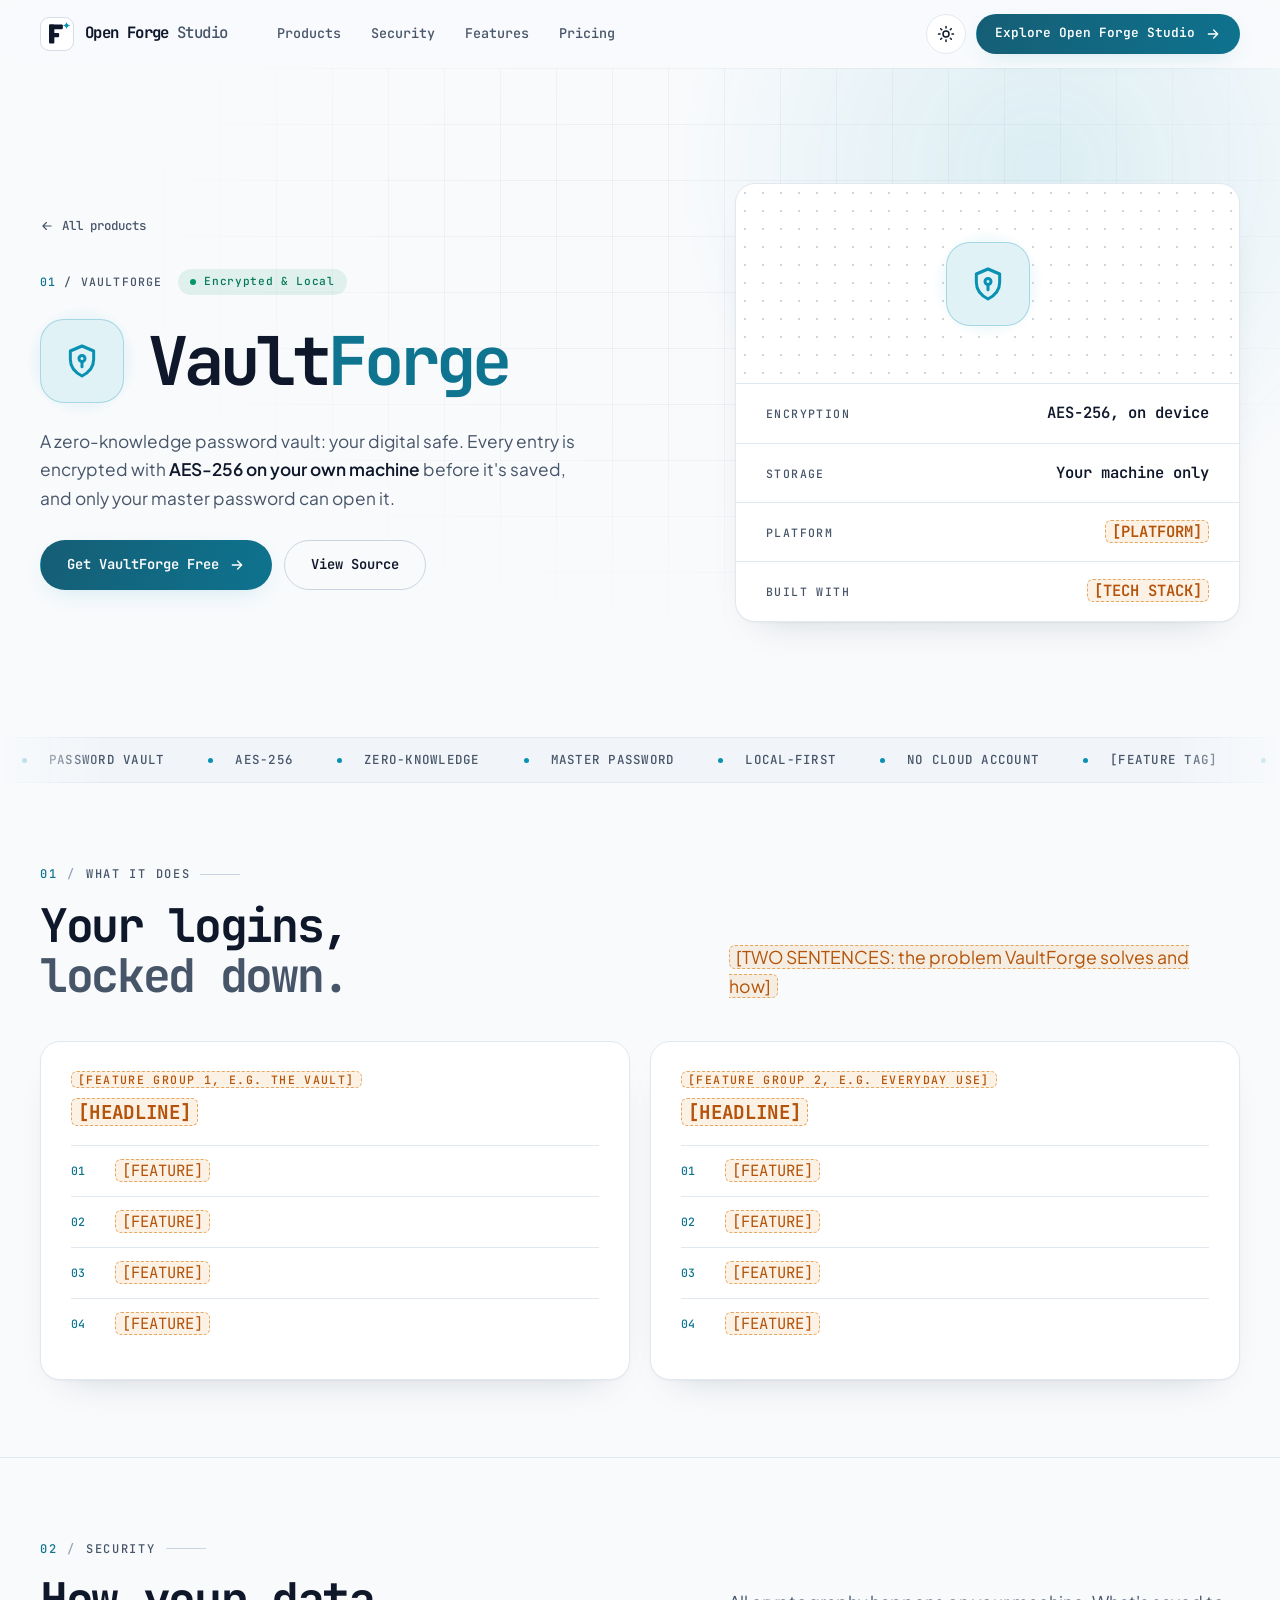
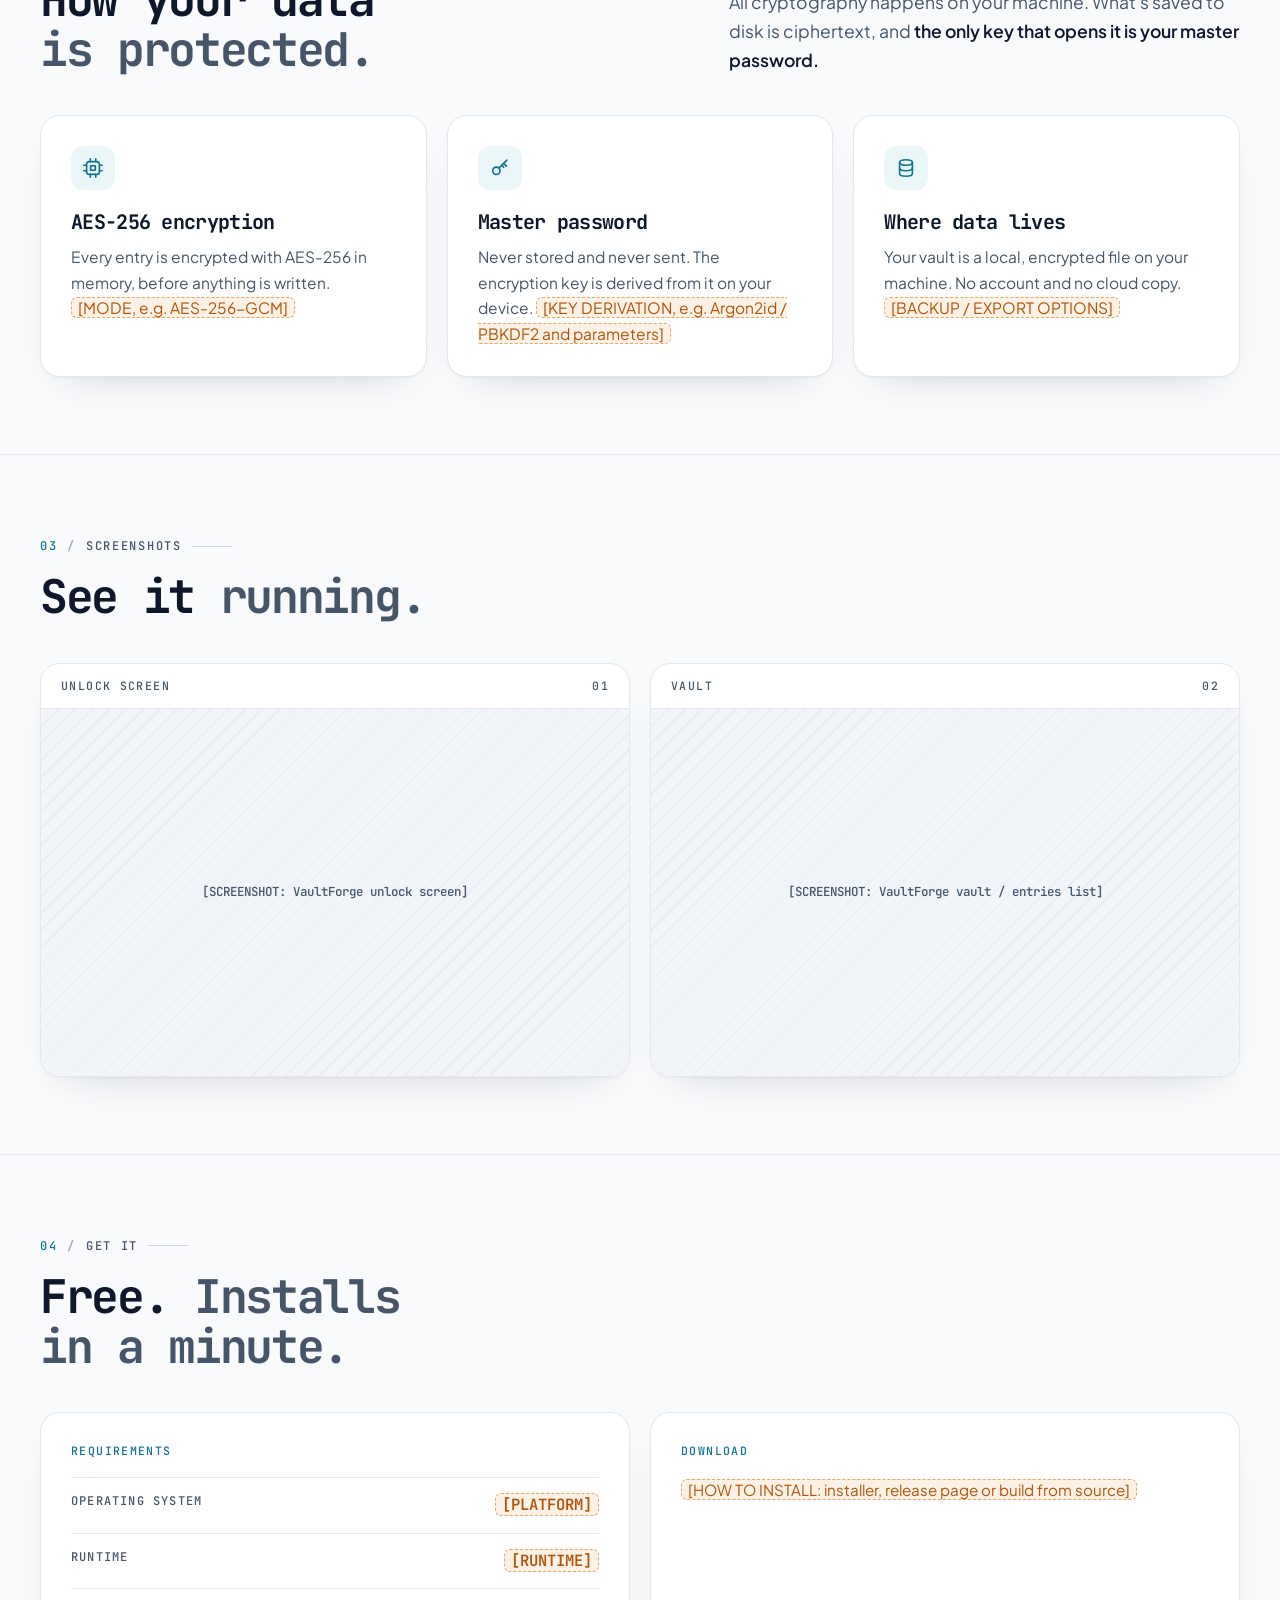
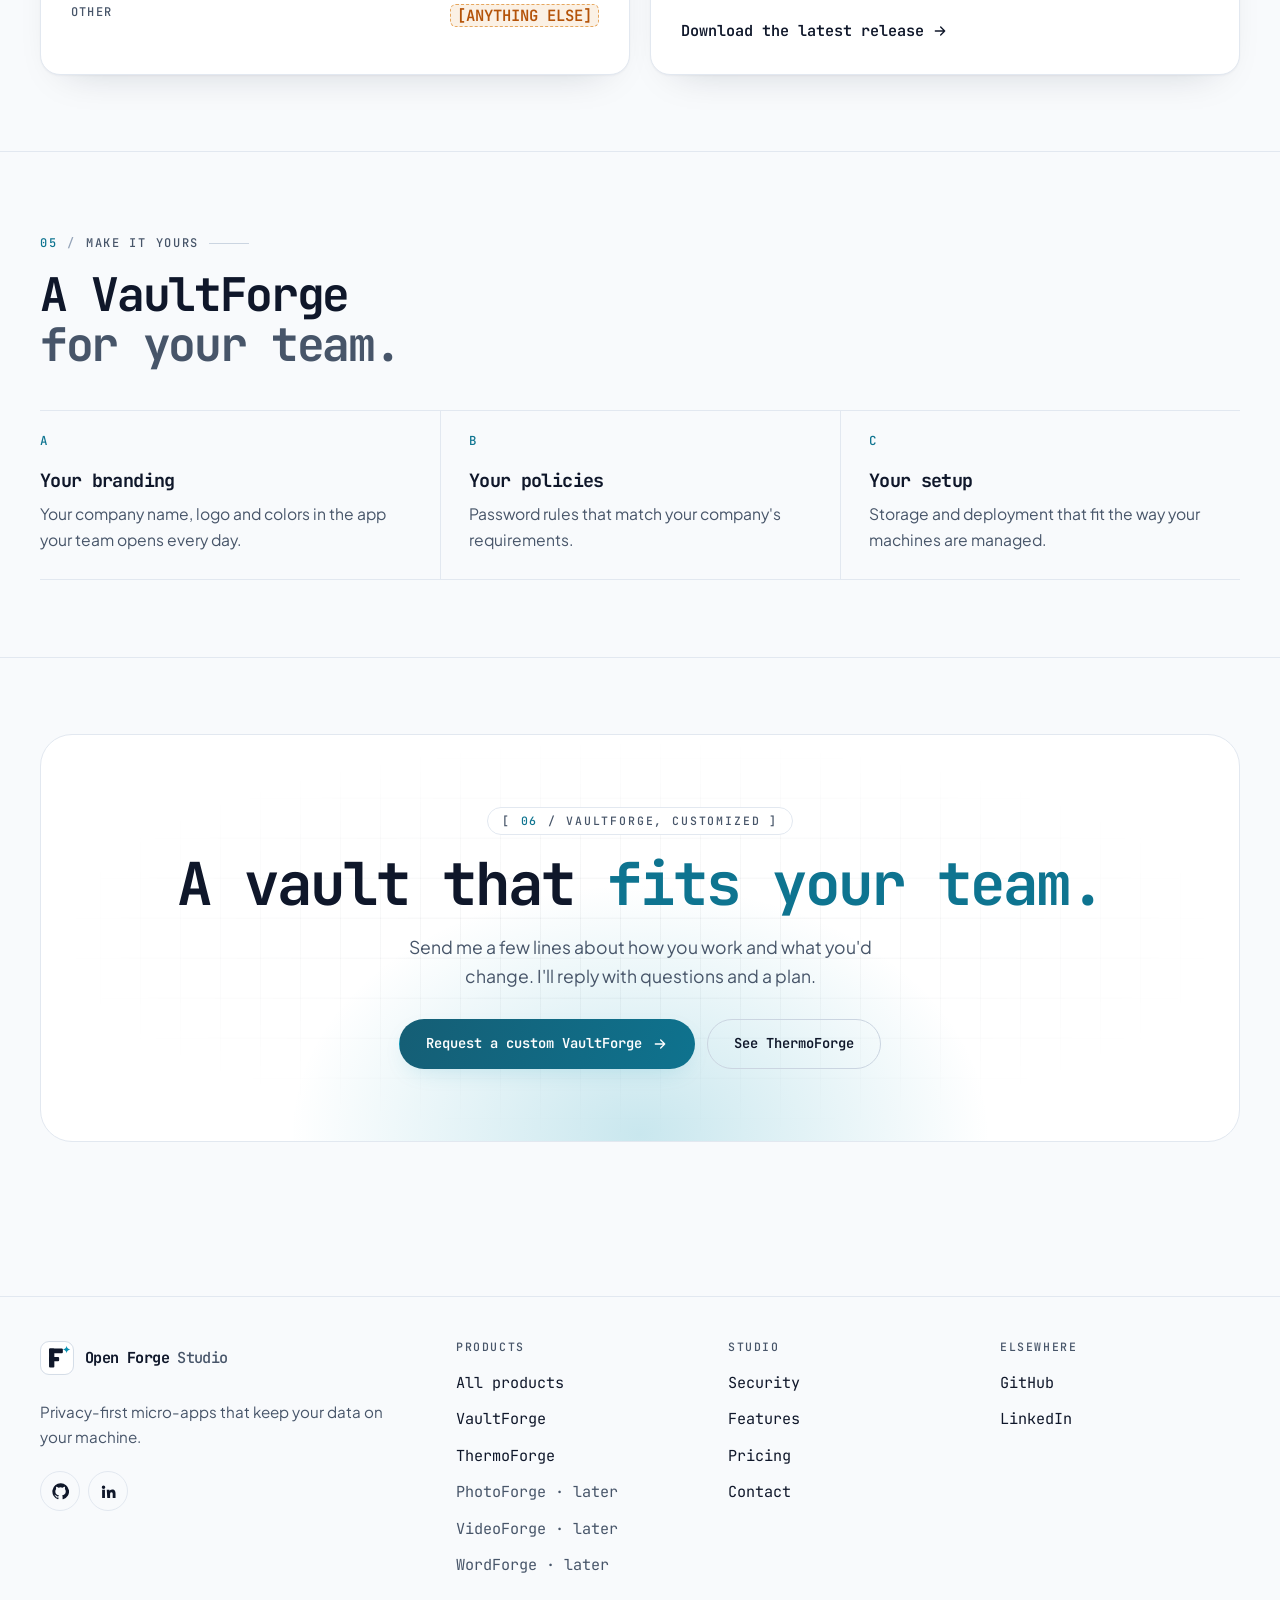
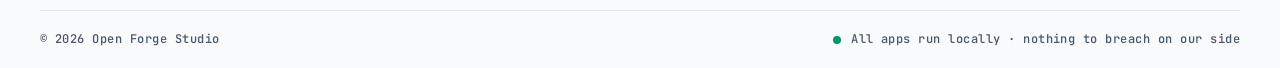
<file: vaultforge/index.html>
<!doctype html>
<html lang="en" data-theme="dark">
<head>
  <meta charset="utf-8">
  <meta name="viewport" content="width=device-width, initial-scale=1">
  <title>VaultForge · Zero-knowledge password vault · Open Forge Studio</title>
  <meta name="description" content="VaultForge is a zero-knowledge password vault that encrypts everything on your own machine with AES-256. Free, with custom versions for teams.">
  <meta name="theme-color" content="#090D16">
  <link rel="canonical" href="https://gaaloulv36.github.io/open-forge-studio-website/vaultforge/">

  <meta property="og:type" content="website">
  <meta property="og:site_name" content="Open Forge Studio">
  <meta property="og:title" content="VaultForge · Password manager">
  <meta property="og:description" content="A zero-knowledge password vault that encrypts everything locally with AES-256.">
  <meta property="og:url" content="https://gaaloulv36.github.io/open-forge-studio-website/vaultforge/">
  <meta property="og:image" content="https://gaaloulv36.github.io/open-forge-studio-website/assets/img/og-vaultforge.png">
  <meta property="og:image:width" content="1200">
  <meta property="og:image:height" content="630">
  <meta property="og:image:alt" content="VaultForge icon and name, with the line: Password manager.">
  <meta name="twitter:card" content="summary_large_image">

  <link rel="icon" href="../assets/img/favicon.svg" type="image/svg+xml">
  <link rel="icon" href="../assets/img/favicon-32.png" sizes="32x32" type="image/png">
  <link rel="apple-touch-icon" href="../assets/img/apple-touch-icon.png">

  <!-- Theme before first paint (saved choice, else system, else dark). script.js handles the toggle. -->
  <script>(function(d){var t;try{t=localStorage.getItem("ofs-theme")}catch(e){}if(t!=="light"&&t!=="dark")t=matchMedia("(prefers-color-scheme: light)").matches?"light":"dark";d.setAttribute("data-theme",t);d.classList.add("js")})(document.documentElement)</script>

  <link rel="preconnect" href="https://fonts.googleapis.com">
  <link rel="preconnect" href="https://fonts.gstatic.com" crossorigin>
  <link href="https://fonts.googleapis.com/css2?family=JetBrains+Mono:ital,wght@0,300..800;1,400..600&family=Plus+Jakarta+Sans:wght@400;500;600;700&display=swap" rel="stylesheet">
  <link rel="stylesheet" href="../assets/css/styles.css">
  <script src="../assets/js/script.js" defer></script>
</head>
<body>
  <a class="skip-link" href="#main">Skip to content</a>

  <!-- ============ Header ============ -->
  <header class="site-header">
    <div class="container nav">
      <a class="brand" href="../" aria-label="Open Forge Studio home">
        <svg class="logo" viewBox="0 0 64 64" aria-hidden="true"><rect class="logo-bg" x="1" y="1" width="62" height="62" rx="16"/><g class="logo-f"><rect x="17" y="14" width="10" height="36" rx="2"/><rect x="17" y="14" width="26" height="9" rx="2"/><rect x="17" y="30" width="19" height="8" rx="2"/></g><path class="logo-spark" d="M50 9C50.6 13.2 52.8 15.4 57 16 52.8 16.6 50.6 18.8 50 23 49.4 18.8 47.2 16.6 43 16 47.2 15.4 49.4 13.2 50 9Z"/></svg>
        <span>Open Forge <span class="studio">Studio</span></span>
      </a>
      <nav aria-label="Main">
        <ul class="nav-links">
          <li><a href="../#products">Products</a></li>
          <li><a href="../#security">Security</a></li>
          <li><a href="../#features">Features</a></li>
          <li><a href="../#pricing">Pricing</a></li>
        </ul>
      </nav>
      <div class="nav-end">
        <button class="icon-btn theme-toggle" type="button" aria-label="Switch theme">
          <svg class="i-sun" viewBox="0 0 24 24" fill="none" stroke="currentColor" stroke-width="2" stroke-linecap="round" aria-hidden="true"><circle cx="12" cy="12" r="4"/><path d="M12 2v2M12 20v2M4.9 4.9l1.4 1.4M17.7 17.7l1.4 1.4M2 12h2M20 12h2M4.9 19.1l1.4-1.4M17.7 6.3l1.4-1.4"/></svg>
          <svg class="i-moon" viewBox="0 0 24 24" fill="none" stroke="currentColor" stroke-width="2" stroke-linecap="round" stroke-linejoin="round" aria-hidden="true"><path d="M20 14.5A8 8 0 0 1 9.5 4a8 8 0 1 0 10.5 10.5Z"/></svg>
        </button>
        <a class="btn btn-primary btn-sm nav-cta" href="../products/">
          Explore Open Forge Studio
          <svg class="i-arrow" viewBox="0 0 24 24" fill="none" stroke="currentColor" stroke-width="2" stroke-linecap="round" stroke-linejoin="round" aria-hidden="true"><path d="M5 12h14M13 6l6 6-6 6"/></svg>
        </a>
        <button class="icon-btn nav-toggle" type="button" aria-expanded="false" aria-controls="mobile-menu" aria-label="Open menu"><span></span></button>
      </div>
    </div>
  </header>
  <div class="mobile-menu" id="mobile-menu">
    <a href="../#products">Products <span class="mono">01</span></a>
    <a href="../#security">Security <span class="mono">02</span></a>
    <a href="../#features">Features <span class="mono">03</span></a>
    <a href="../#pricing">Pricing <span class="mono">04</span></a>
    <a href="../contact/">Contact <span class="mono">→</span></a>
    <a class="btn btn-primary" href="../products/">Explore Open Forge Studio</a>
  </div>

  <main id="main">
    <!-- ============ Hero ============ -->
    <section class="hero product-hero" aria-labelledby="hero-title">
      <div class="backdrop" aria-hidden="true"></div>
      <div class="container hero-grid">
        <div>
          <a class="back-link slide-up" href="../#products"><svg viewBox="0 0 24 24" fill="none" stroke="currentColor" stroke-width="2" stroke-linecap="round" stroke-linejoin="round" aria-hidden="true"><path d="M5 12h14M13 6l6 6-6 6"/></svg>All products</a>
          <div class="tag-row slide-up" style="--d:.04s">
            <span class="index-badge"><span class="n">01</span> / VaultForge</span>
            <span class="pill pill-success">Encrypted &amp; Local</span>
          </div>
          <div class="product-title slide-up" style="--d:.08s">
            <span class="app-icon lg tone-vault"><svg viewBox="0 0 24 24" fill="none" stroke="currentColor" stroke-width="1.8" stroke-linecap="round" stroke-linejoin="round" aria-hidden="true"><path d="M12 3l7 3v5c0 4.5-3 8-7 10-4-2-7-5.5-7-10V6z"/><circle cx="12" cy="10.5" r="1.8"/><path d="M12 12.3V15.5"/></svg></span>
            <h1 id="hero-title">Vault<span class="forge">Forge</span></h1>
          </div>
          <p class="hero-sub slide-up" style="--d:.12s">A zero-knowledge password vault: your digital safe. Every entry is encrypted with <strong>AES-256 on your own machine</strong> before it's saved, and only your master password can open it.</p>
          <div class="actions slide-up" style="--d:.16s">
            <a class="btn btn-primary" href="#get">
              Get VaultForge Free
              <svg class="i-arrow" viewBox="0 0 24 24" fill="none" stroke="currentColor" stroke-width="2" stroke-linecap="round" stroke-linejoin="round" aria-hidden="true"><path d="M5 12h14M13 6l6 6-6 6"/></svg>
            </a>
            <a class="btn btn-outline" href="https://github.com/gaaloulv36/vaultforge" rel="noopener">View Source</a>
          </div>
        </div>

        <!-- Spec sheet -->
        <div class="card spec-card fade-in" style="--d:.15s">
          <div class="spec-art" aria-hidden="true">
            <span class="dial-pulse"></span><span class="dial-pulse p2"></span>
            <span class="app-icon lg tone-vault"><svg viewBox="0 0 24 24" fill="none" stroke="currentColor" stroke-width="1.8" stroke-linecap="round" stroke-linejoin="round"><path d="M12 3l7 3v5c0 4.5-3 8-7 10-4-2-7-5.5-7-10V6z"/><circle cx="12" cy="10.5" r="1.8"/><path d="M12 12.3V15.5"/></svg></span>
          </div>
          <div class="spec-row"><span class="k">Encryption</span><span class="v">AES-256, on device</span></div>
          <div class="spec-row"><span class="k">Storage</span><span class="v">Your machine only</span></div>
          <div class="spec-row"><span class="k">Platform</span><span class="v"><span class="ph">[PLATFORM]</span></span></div>
          <div class="spec-row"><span class="k">Built with</span><span class="v"><span class="ph">[TECH STACK]</span></span></div>
        </div>
      </div>
    </section>

    <div class="marquee" aria-label="VaultForge features">
      <ul class="marquee-track">
        <li>Password vault</li><li>AES-256</li><li>Zero-knowledge</li><li>Master password</li><li>Local-first</li><li>No cloud account</li><li>[FEATURE TAG]</li><li>Custom builds</li>
      </ul>
      <ul class="marquee-track" aria-hidden="true">
        <li>Password vault</li><li>AES-256</li><li>Zero-knowledge</li><li>Master password</li><li>Local-first</li><li>No cloud account</li><li>[FEATURE TAG]</li><li>Custom builds</li>
      </ul>
    </div>

    <!-- ============ 01 / What it does ============ -->
    <section class="section" id="features" aria-labelledby="features-title">
      <div class="container">
        <header class="section-head">
          <div>
            <p class="index-tag slide-up"><span class="n">01</span><span class="sep">/</span>What it does</p>
            <h2 id="features-title" class="slide-up" style="--d:.05s">Your logins, <span class="soft">locked down.</span></h2>
          </div>
          <p class="lead slide-up" style="--d:.1s"><span class="ph">[TWO SENTENCES: the problem VaultForge solves and how]</span></p>
        </header>
        <div class="duo">
          <article class="card slide-up">
            <p class="kicker"><span class="ph">[FEATURE GROUP 1, e.g. The vault]</span></p>
            <h3><span class="ph">[HEADLINE]</span></h3>
            <ul class="list">
              <li><span><span class="ph">[FEATURE]</span></span></li>
              <li><span><span class="ph">[FEATURE]</span></span></li>
              <li><span><span class="ph">[FEATURE]</span></span></li>
              <li><span><span class="ph">[FEATURE]</span></span></li>
            </ul>
          </article>
          <article class="card slide-up" style="--d:.06s">
            <p class="kicker"><span class="ph">[FEATURE GROUP 2, e.g. Everyday use]</span></p>
            <h3><span class="ph">[HEADLINE]</span></h3>
            <ul class="list">
              <li><span><span class="ph">[FEATURE]</span></span></li>
              <li><span><span class="ph">[FEATURE]</span></span></li>
              <li><span><span class="ph">[FEATURE]</span></span></li>
              <li><span><span class="ph">[FEATURE]</span></span></li>
            </ul>
          </article>
        </div>
      </div>
    </section>

    <!-- ============ 02 / Security ============ -->
    <section class="section" id="security" aria-labelledby="security-title">
      <div class="container">
        <header class="section-head">
          <div>
            <p class="index-tag slide-up"><span class="n">02</span><span class="sep">/</span>Security</p>
            <h2 id="security-title" class="slide-up" style="--d:.05s">How your data <span class="soft">is protected.</span></h2>
          </div>
          <p class="lead slide-up" style="--d:.1s">All cryptography happens on your machine. What's saved to disk is ciphertext, and <strong>the only key that opens it is your master password.</strong></p>
        </header>
        <div class="trio">
          <article class="card sec-card slide-up">
            <span class="ic"><svg viewBox="0 0 24 24" fill="none" stroke="currentColor" stroke-width="1.8" stroke-linecap="round" stroke-linejoin="round" aria-hidden="true"><rect x="5" y="5" width="14" height="14" rx="3"/><path d="M9.5 9.5h5v5h-5z"/><path d="M9 2v3M15 2v3M9 19v3M15 19v3M2 9h3M2 15h3M19 9h3M19 15h3"/></svg></span>
            <h3>AES-256 encryption</h3>
            <p>Every entry is encrypted with AES-256 in memory, before anything is written. <span class="ph">[MODE, e.g. AES-256-GCM]</span></p>
          </article>
          <article class="card sec-card slide-up" style="--d:.05s">
            <span class="ic"><svg viewBox="0 0 24 24" fill="none" stroke="currentColor" stroke-width="1.8" stroke-linecap="round" stroke-linejoin="round" aria-hidden="true"><circle cx="8" cy="15" r="4"/><path d="m10.8 12.2 8.7-8.7M16 7l3 3M14 9l2 2"/></svg></span>
            <h3>Master password</h3>
            <p>Never stored and never sent. The encryption key is derived from it on your device. <span class="ph">[KEY DERIVATION, e.g. Argon2id / PBKDF2 and parameters]</span></p>
          </article>
          <article class="card sec-card slide-up" style="--d:.1s">
            <span class="ic"><svg viewBox="0 0 24 24" fill="none" stroke="currentColor" stroke-width="1.8" stroke-linecap="round" stroke-linejoin="round" aria-hidden="true"><ellipse cx="12" cy="6" rx="7" ry="3"/><path d="M5 6v12c0 1.7 3.1 3 7 3s7-1.3 7-3V6"/><path d="M5 12c0 1.7 3.1 3 7 3s7-1.3 7-3"/></svg></span>
            <h3>Where data lives</h3>
            <p>Your vault is a local, encrypted file on your machine. No account and no cloud copy. <span class="ph">[BACKUP / EXPORT OPTIONS]</span></p>
          </article>
        </div>
      </div>
    </section>

    <!-- ============ 03 / Screenshots ============ -->
    <section class="section" id="screenshots" aria-labelledby="shots-title">
      <div class="container">
        <header class="section-head">
          <div>
            <p class="index-tag slide-up"><span class="n">03</span><span class="sep">/</span>Screenshots</p>
            <h2 id="shots-title" class="slide-up" style="--d:.05s">See it <span class="soft">running.</span></h2>
          </div>
        </header>
        <!-- To add a screenshot, replace a .shot div with:
             <div class="shot"><img src="../assets/img/vaultforge-unlock.png" alt="…" loading="lazy"></div> -->
        <div class="duo">
          <figure class="card shot-card slide-up">
            <figcaption><span>Unlock screen</span><span>01</span></figcaption>
            <div class="shot">[SCREENSHOT: VaultForge unlock screen]</div>
          </figure>
          <figure class="card shot-card slide-up" style="--d:.06s">
            <figcaption><span>Vault</span><span>02</span></figcaption>
            <div class="shot">[SCREENSHOT: VaultForge vault / entries list]</div>
          </figure>
        </div>
      </div>
    </section>

    <!-- ============ 04 / Get it ============ -->
    <section class="section" id="get" aria-labelledby="req-title">
      <div class="container">
        <header class="section-head">
          <div>
            <p class="index-tag slide-up"><span class="n">04</span><span class="sep">/</span>Get it</p>
            <h2 id="req-title" class="slide-up" style="--d:.05s">Free. <span class="soft">Installs in a minute.</span></h2>
          </div>
        </header>
        <div class="duo">
          <div class="card slide-up">
            <p class="kicker">Requirements</p>
            <ul class="req">
              <li><span class="k">Operating system</span><span class="v"><span class="ph">[PLATFORM]</span></span></li>
              <li><span class="k">Runtime</span><span class="v"><span class="ph">[RUNTIME]</span></span></li>
              <li><span class="k">Other</span><span class="v"><span class="ph">[ANYTHING ELSE]</span></span></li>
            </ul>
          </div>
          <div class="card slide-up" style="--d:.06s">
            <p class="kicker">Download</p>
            <p class="after"><span class="ph">[HOW TO INSTALL: installer, release page or build from source]</span></p>
            <a class="link-arrow" href="https://github.com/gaaloulv36/vaultforge/releases/latest" rel="noopener">Download the latest release <svg viewBox="0 0 24 24" fill="none" stroke="currentColor" stroke-width="2" stroke-linecap="round" stroke-linejoin="round" aria-hidden="true"><path d="M5 12h14M13 6l6 6-6 6"/></svg></a>
          </div>
        </div>
      </div>
    </section>

    <!-- ============ 05 / Make it yours ============ -->
    <section class="section" id="custom" aria-labelledby="custom-title">
      <div class="container">
        <header class="section-head">
          <div>
            <p class="index-tag slide-up"><span class="n">05</span><span class="sep">/</span>Make it yours</p>
            <h2 id="custom-title" class="slide-up" style="--d:.05s">A VaultForge <span class="soft">for your team.</span></h2>
          </div>
          <p class="lead slide-up" style="--d:.1s">Ideas for a custom version. Tell me how your team handles passwords today.</p>
        </header>
        <div class="modules">
          <article class="module slide-up"><span class="num">A</span><h3>Your branding</h3><p>Your company name, logo and colors in the app your team opens every day.</p></article>
          <article class="module slide-up" style="--d:.05s"><span class="num">B</span><h3>Your policies</h3><p>Password rules that match your company's requirements.</p></article>
          <article class="module slide-up" style="--d:.1s"><span class="num">C</span><h3>Your setup</h3><p>Storage and deployment that fit the way your machines are managed.</p></article>
        </div>
      </div>
    </section>

    <!-- ============ Closing CTA ============ -->
    <section class="section cta-section" aria-labelledby="closing-title">
      <div class="container">
        <div class="cta-band slide-up">
          <p class="eyebrow">[ <b>06</b> / VaultForge, customized ]</p>
          <h2 id="closing-title">A vault that <span class="accent">fits your team.</span></h2>
          <p class="lead">Send me a few lines about how you work and what you'd change. I'll reply with questions and a plan.</p>
          <div class="actions">
            <a class="btn btn-primary" href="../contact/?product=vaultforge">
              Request a custom VaultForge
              <svg class="i-arrow" viewBox="0 0 24 24" fill="none" stroke="currentColor" stroke-width="2" stroke-linecap="round" stroke-linejoin="round" aria-hidden="true"><path d="M5 12h14M13 6l6 6-6 6"/></svg>
            </a>
            <a class="btn btn-outline" href="../thermoforge/">See ThermoForge</a>
          </div>
        </div>
      </div>
    </section>
  </main>

  <!-- ============ Footer ============ -->
  <footer class="site-footer">
    <div class="container">
      <div class="footer-grid">
        <div>
          <a class="brand" href="../" aria-label="Open Forge Studio home">
            <svg class="logo" viewBox="0 0 64 64" aria-hidden="true"><rect class="logo-bg" x="1" y="1" width="62" height="62" rx="16"/><g class="logo-f"><rect x="17" y="14" width="10" height="36" rx="2"/><rect x="17" y="14" width="26" height="9" rx="2"/><rect x="17" y="30" width="19" height="8" rx="2"/></g><path class="logo-spark" d="M50 9C50.6 13.2 52.8 15.4 57 16 52.8 16.6 50.6 18.8 50 23 49.4 18.8 47.2 16.6 43 16 47.2 15.4 49.4 13.2 50 9Z"/></svg>
            <span>Open Forge <span class="studio">Studio</span></span>
          </a>
          <p>Privacy-first micro-apps that keep your data on your machine.</p>
          <div class="social">
            <a href="https://github.com/gaaloulv36" rel="noopener" aria-label="GitHub"><svg viewBox="0 0 24 24" fill="currentColor" aria-hidden="true"><path d="M12 .5a11.5 11.5 0 0 0-3.64 22.41c.58.1.79-.25.79-.56v-2c-3.2.7-3.88-1.37-3.88-1.37-.52-1.33-1.28-1.69-1.28-1.69-1.05-.71.08-.7.08-.7 1.16.08 1.77 1.19 1.77 1.19 1.03 1.77 2.7 1.26 3.36.96.1-.75.4-1.26.73-1.55-2.55-.29-5.24-1.28-5.24-5.69 0-1.26.45-2.29 1.19-3.09-.12-.29-.52-1.46.11-3.05 0 0 .97-.31 3.17 1.18a11 11 0 0 1 5.77 0c2.2-1.49 3.17-1.18 3.17-1.18.63 1.59.23 2.76.11 3.05.74.8 1.19 1.83 1.19 3.09 0 4.42-2.7 5.39-5.26 5.68.41.36.78 1.06.78 2.14v3.17c0 .31.21.67.8.56A11.5 11.5 0 0 0 12 .5Z"/></svg></a>
            <a href="https://www.linkedin.com/in/med-amine-gaaloul-14100a192/" rel="noopener" aria-label="LinkedIn"><svg viewBox="0 0 24 24" fill="currentColor" aria-hidden="true"><path d="M4.98 3.5a2.5 2.5 0 1 1 0 5 2.5 2.5 0 0 1 0-5ZM3 9.5h4V21H3zM9.5 9.5h3.8v1.6h.05c.53-1 1.84-2.05 3.78-2.05 4.04 0 4.79 2.66 4.79 6.12V21h-4v-5.1c0-1.22-.02-2.78-1.7-2.78-1.7 0-1.96 1.33-1.96 2.7V21h-4z"/></svg></a>
          </div>
        </div>
        <div>
          <h4>Products</h4>
          <ul>
            <li><a href="../products/">All products</a></li>
            <li><a href="../vaultforge/">VaultForge</a></li>
            <li><a href="../thermoforge/">ThermoForge</a></li>
            <li><span class="soon">PhotoForge · later</span></li>
            <li><span class="soon">VideoForge · later</span></li>
            <li><span class="soon">WordForge · later</span></li>
          </ul>
        </div>
        <div>
          <h4>Studio</h4>
          <ul>
            <li><a href="../#security">Security</a></li>
            <li><a href="../#features">Features</a></li>
            <li><a href="../#pricing">Pricing</a></li>
            <li><a href="../contact/">Contact</a></li>
          </ul>
        </div>
        <div>
          <h4>Elsewhere</h4>
          <ul>
            <li><a href="https://github.com/gaaloulv36" rel="noopener">GitHub</a></li>
            <li><a href="https://www.linkedin.com/in/med-amine-gaaloul-14100a192/" rel="noopener">LinkedIn</a></li>
          </ul>
        </div>
      </div>
      <div class="footer-bottom">
        <span>© <span data-year>2026</span> Open Forge Studio</span>
        <span class="status-line"><i aria-hidden="true"></i>All apps run locally · nothing to breach on our side</span>
      </div>
    </div>
  </footer>
</body>
</html>
</file>
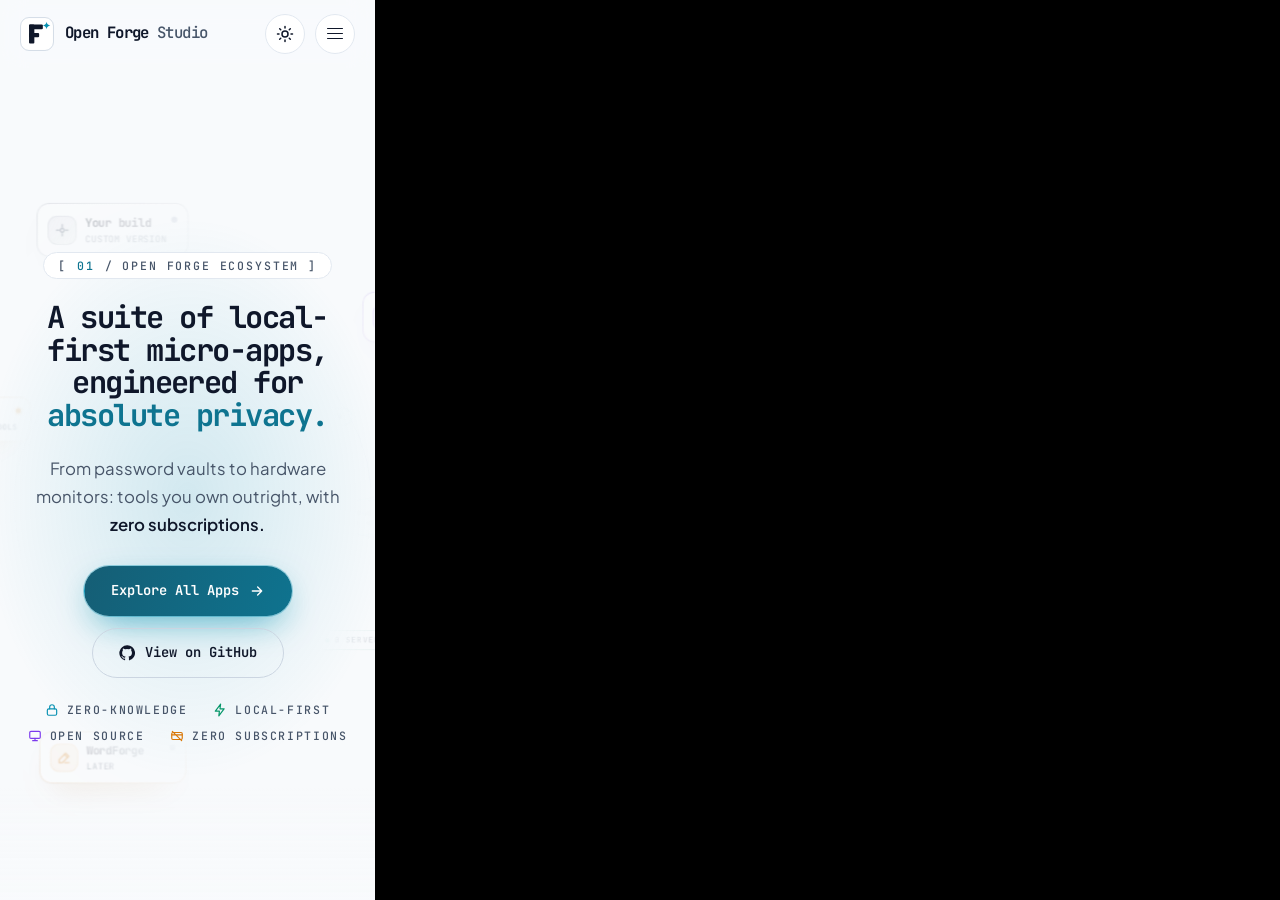
<file: tools/preview.html>
<!doctype html>
<!-- Dev helper: shows a page at a given width (e.g. phone) with animations finished.
     Open http://localhost:8080/tools/preview.html?src=/&w=375  (y = scroll offset, vh = visible height,
     theme = light | dark, app = vault | shield | flow | devkit to pick the hero's spotlight app) -->
<html><head><meta charset="utf-8"><title>Preview</title>
<style>html,body{margin:0;background:#000;overflow:hidden}iframe{border:0;display:block}#w{overflow:hidden}</style></head>
<body><div id="w"></div><script>
var p = new URLSearchParams(location.search);
var w = document.getElementById("w");
w.style.width = (p.get("w") || 375) + "px"; w.style.height = (p.get("vh") || 900) + "px";
var f = document.createElement("iframe");
f.src = p.get("src") || "/"; f.width = p.get("w") || 375; f.height = p.get("h") || 9000;
f.style.marginTop = "-" + (p.get("y") || 0) + "px";
f.onload = function () {
  var d = f.contentDocument, s = d.createElement("style");
  s.textContent = "*,*::before,*::after{transition:none!important;animation-play-state:paused!important}";
  d.head.appendChild(s);
  d.querySelectorAll(".fade-in, .slide-up").forEach(function (el) { el.classList.add("is-visible"); });
  if (p.get("theme")) d.documentElement.setAttribute("data-theme", p.get("theme"));
  if (p.get("menu")) d.querySelector(".nav-toggle").click();
  if (p.get("app")) d.querySelector(".eco-hero").setAttribute("data-app", p.get("app"));
  // Report horizontal overflow (page wider than the viewport) for quick checks
  var vw = d.documentElement.clientWidth, wide = [];
  d.querySelectorAll("body *").forEach(function (el) {
    if (el.closest(".marquee, .backdrop, .orbit, .mobile-menu, .hp")) return;
    var r = el.getBoundingClientRect();
    if (r.width && (r.right > vw + 1 || r.left < -1)) wide.push(el.tagName.toLowerCase() + "." + el.className);
  });
  document.body.setAttribute("data-overflow", wide.slice(0, 5).join(" | ") || "none");
};
w.appendChild(f);
</script></body></html>
</file>
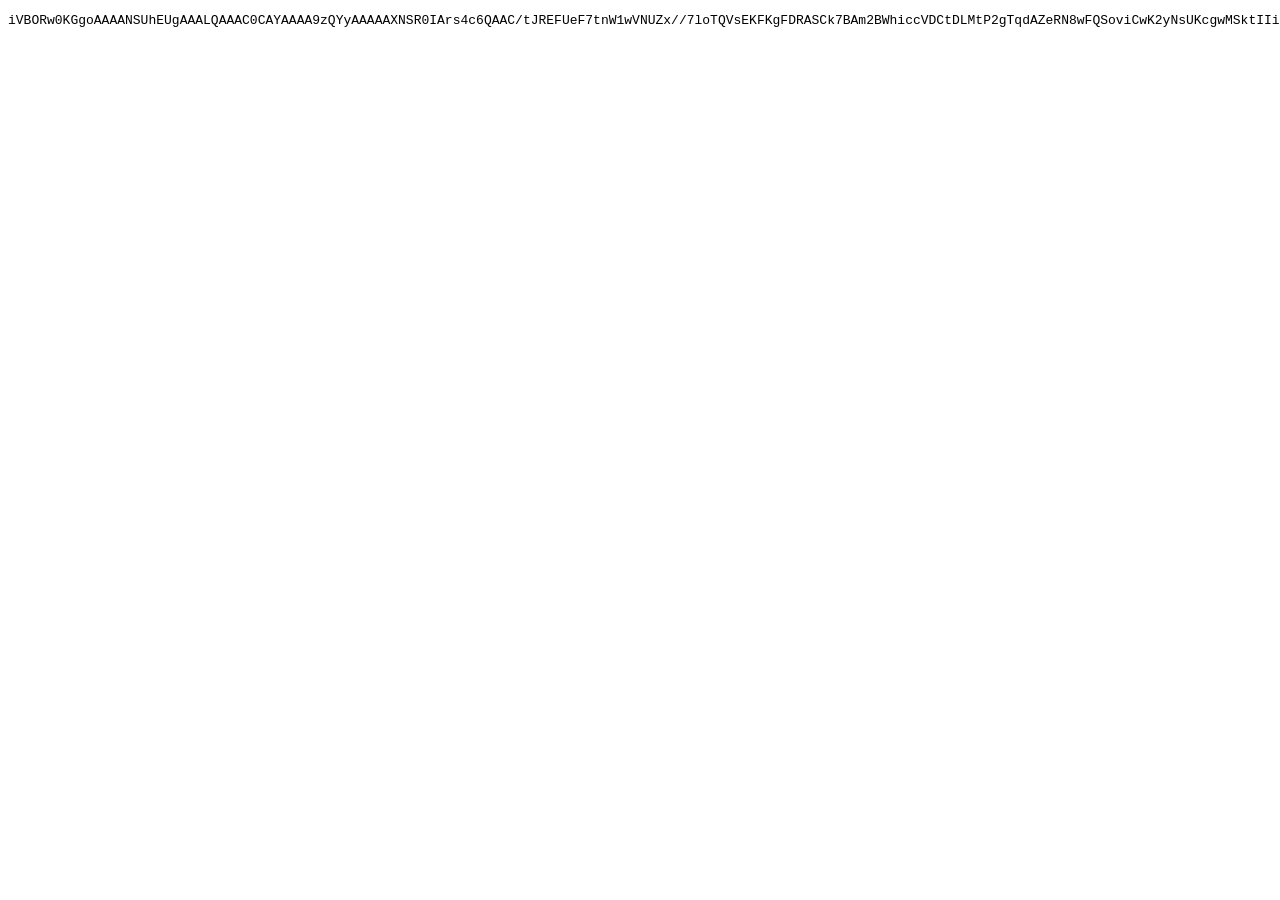
<file: tools/og/icon.html>
<!doctype html>
<!-- Draws the Open Forge Studio mark onto a canvas at an exact pixel size and writes the PNG as base64
     into <pre id="out">. tools/render-images.sh reads it with --dump-dom.
     Usage: icon.html#full-180 (apple-touch-icon) or icon.html#small-32 (favicon) -->
<html><head><meta charset="utf-8"></head>
<body><pre id="out"></pre>
<script>
  var full = '<rect width="64" height="64" fill="#121A2B"/><rect x="17" y="14" width="10" height="36" rx="2" fill="#F8FAFC"/><rect x="17" y="14" width="26" height="9" rx="2" fill="#F8FAFC"/><rect x="17" y="30" width="19" height="8" rx="2" fill="#F8FAFC"/><path d="M50 9C50.6 13.2 52.8 15.4 57 16 52.8 16.6 50.6 18.8 50 23 49.4 18.8 47.2 16.6 43 16 47.2 15.4 49.4 13.2 50 9Z" fill="#06B6D4"/>';
  var small = '<rect width="64" height="64" rx="15" fill="#06B6D4"/><rect x="18" y="13" width="12" height="38" rx="2.5" fill="#090D16"/><rect x="18" y="13" width="28" height="11" rx="2.5" fill="#090D16"/><rect x="18" y="30" width="21" height="10" rx="2.5" fill="#090D16"/>';
  var parts = location.hash.slice(1).split("-");
  var size = parseInt(parts[1], 10) || 180;
  var svg = '<svg xmlns="http://www.w3.org/2000/svg" viewBox="0 0 64 64" width="' + size + '" height="' + size + '">' + (parts[0] === "small" ? small : full) + '</svg>';
  var img = new Image();
  img.onload = function () {
    var c = document.createElement("canvas");
    c.width = c.height = size;
    c.getContext("2d").drawImage(img, 0, 0, size, size);
    document.getElementById("out").textContent = c.toDataURL("image/png").split(",")[1];
  };
  img.src = "data:image/svg+xml;charset=utf-8," + encodeURIComponent(svg);
</script>
</body></html>
</file>
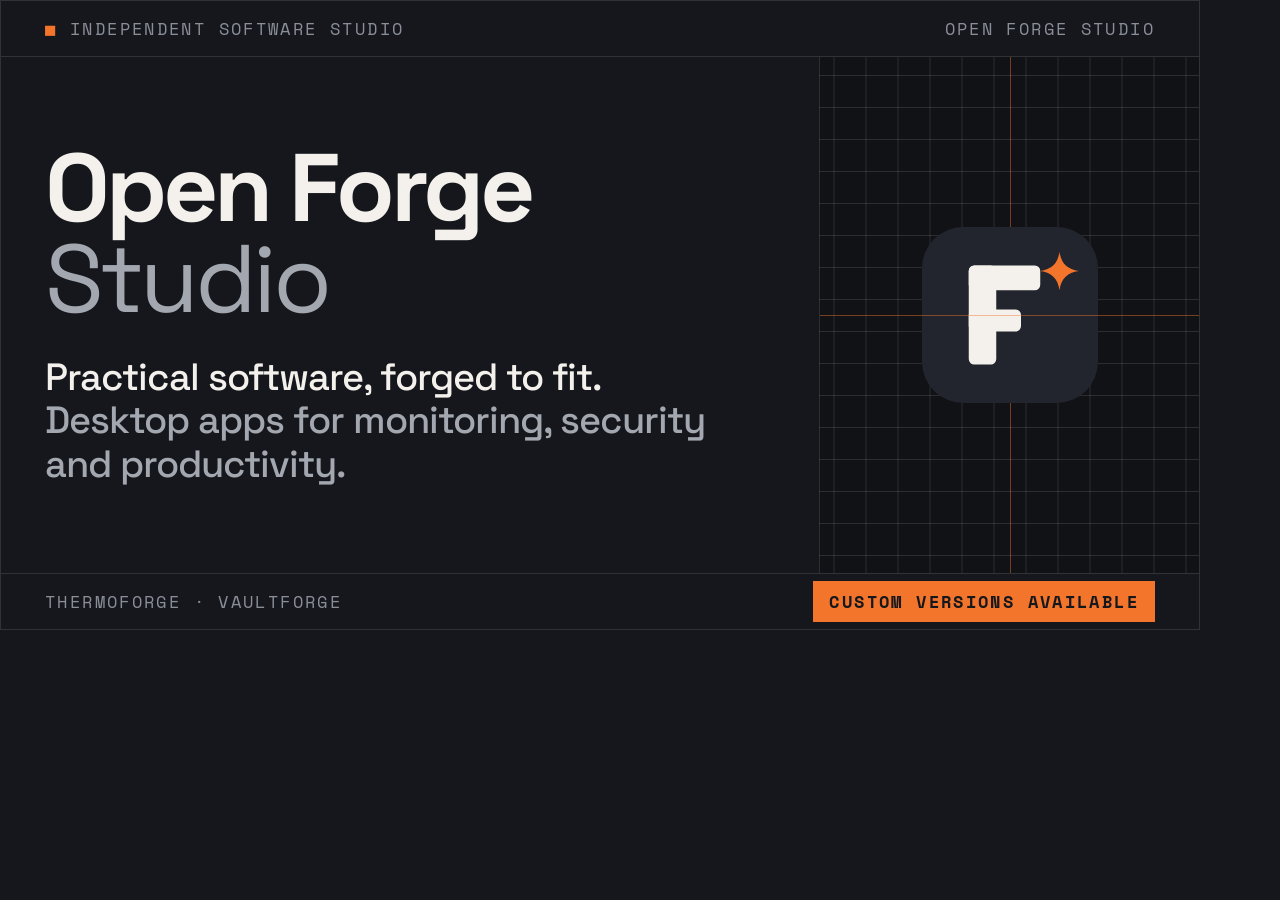
<file: tools/og/og.html>
<!doctype html>
<!-- Social preview template. Rendered to assets/img/og-*.png by tools/render-images.sh -->
<html lang="en">
<head>
<meta charset="utf-8">
<link href="https://fonts.googleapis.com/css2?family=Inter:wght@400;500&family=Space+Grotesk:wght@400;500;700&family=Space+Mono:wght@400;700&display=swap" rel="stylesheet">
<style>
  html, body { margin: 0; width: 1200px; height: 630px; overflow: hidden; background: #15171C; }
  .card {
    position: relative; width: 1200px; height: 630px; box-sizing: border-box;
    color: #F4F1EC; font-family: Inter, sans-serif;
    display: grid; grid-template-columns: 1fr 380px; grid-template-rows: 56px 1fr 56px;
    border: 1px solid rgba(244,241,236,.12);
  }
  .hud { font-family: 'Space Mono', monospace; font-size: 17px; letter-spacing: .14em; text-transform: uppercase; color: #8A8E98; }
  .top, .bottom { grid-column: 1 / -1; display: flex; justify-content: space-between; align-items: center; padding: 0 44px; }
  .top { border-bottom: 1px solid rgba(244,241,236,.12); }
  .bottom { border-top: 1px solid rgba(244,241,236,.12); }
  .top .n { color: var(--accent); }
  .main { padding: 56px 44px; display: flex; flex-direction: column; justify-content: center; gap: 30px; }
  .name { font-family: 'Space Grotesk', sans-serif; font-size: 96px; line-height: .95; letter-spacing: -4px; }
  .name .p { font-weight: 500; } .name .f { font-weight: 700; color: var(--accent); }
  .name .s { font-weight: 400; color: #A3A7B0; }
  .line { font-family: 'Space Grotesk', sans-serif; font-size: 38px; font-weight: 500; letter-spacing: -1px; line-height: 1.15; color: #A3A7B0; max-width: 700px; }
  .line b { color: #F4F1EC; font-weight: 500; }
  .art {
    border-left: 1px solid rgba(244,241,236,.12); position: relative; display: grid; place-items: center;
    background-color: #101216;
    background-image: linear-gradient(rgba(244,241,236,.12) 1px, transparent 1px), linear-gradient(90deg, rgba(244,241,236,.12) 1px, transparent 1px);
    background-size: 32px 32px; background-position: center;
  }
  .art::before, .art::after { content: ""; position: absolute; background: var(--accent); opacity: .45; }
  .art::before { left: 50%; top: 0; bottom: 0; width: 1px; }
  .art::after { top: 50%; left: 0; right: 0; height: 1px; }
  .art svg { width: 176px; height: 176px; position: relative; }
  .cta { background: #F2752B; color: #15171C; padding: 8px 16px; font-weight: 700; }
</style>
</head>
<body>
<div class="card" id="card">
  <div class="top hud"><span id="label"></span><span>Open Forge Studio</span></div>
  <div class="main"><div class="name" id="name"></div><div class="line" id="line"></div></div>
  <div class="art" id="art"></div>
  <div class="bottom hud"><span id="meta"></span><span class="cta">Custom versions available</span></div>
</div>
<script>
  var spark = '<path d="M51 7C51.5 10.5 53.5 12.5 57 13 53.5 13.5 51.5 15.5 51 19 50.5 15.5 48.5 13.5 45 13 48.5 12.5 50.5 10.5 51 7Z" fill="#F2752B"/>';
  var variants = {
    default: {
      accent: "#F2752B",
      label: '<span class="n">■</span> Independent software studio',
      tile: '<rect width="64" height="64" rx="15" fill="#22252D"/><rect x="17" y="14" width="10" height="36" rx="2" fill="#F4F1EC"/><rect x="17" y="14" width="26" height="9" rx="2" fill="#F4F1EC"/><rect x="17" y="30" width="19" height="8" rx="2" fill="#F4F1EC"/><path d="M50 9C50.6 13.2 52.8 15.4 57 16 52.8 16.6 50.6 18.8 50 23 49.4 18.8 47.2 16.6 43 16 47.2 15.4 49.4 13.2 50 9Z" fill="#F2752B"/>',
      name: '<span class="f" style="color:#F4F1EC">Open Forge</span><br><span class="s">Studio</span>',
      line: '<b>Practical software, forged to fit.</b> Desktop apps for monitoring, security and productivity.',
      meta: 'ThermoForge · VaultForge'
    },
    thermoforge: {
      accent: "#E8463A",
      label: '<span class="n">01</span> / Monitoring · Security',
      tile: '<rect width="64" height="64" rx="15" fill="#22252D"/><g transform="translate(14 14) scale(1.5)" fill="none" stroke="#E8463A" stroke-width="2" stroke-linecap="round" stroke-linejoin="round"><path d="M10 4a2 2 0 0 1 4 0v10.5a4 4 0 1 1-4 0Z"/><path d="M12 9v8"/><path d="M17 6h3M17 9.5h2"/></g>' + spark,
      name: '<span class="p">Thermo</span><span class="f">Forge</span>',
      line: '<b>PC temperatures &amp; suspicious-process monitor</b> for Windows.',
      meta: 'Windows 10 / 11 · .NET 10'
    },
    vaultforge: {
      accent: "#3D8BFF",
      label: '<span class="n">02</span> / Security · Passwords',
      tile: '<rect width="64" height="64" rx="15" fill="#22252D"/><g transform="translate(14 14) scale(1.5)" fill="none" stroke="#3D8BFF" stroke-width="2" stroke-linecap="round" stroke-linejoin="round"><path d="M12 3l7 3v5c0 4.5-3 8-7 10-4-2-7-5.5-7-10V6z"/><circle cx="12" cy="10.5" r="1.8"/><path d="M12 12.3V15.5"/></g>' + spark,
      name: '<span class="p">Vault</span><span class="f">Forge</span>',
      line: '<b>Password manager.</b>',
      meta: 'by Open Forge Studio'
    }
  };
  var v = variants[location.hash.slice(1)] || variants.default;
  document.getElementById("card").style.setProperty("--accent", v.accent);
  document.getElementById("label").innerHTML = v.label;
  document.getElementById("name").innerHTML = v.name;
  document.getElementById("line").innerHTML = v.line;
  document.getElementById("meta").innerHTML = v.meta;
  document.getElementById("art").innerHTML = '<svg viewBox="0 0 64 64">' + v.tile + '</svg>';
</script>
</body>
</html>
</file>
<file: assets/css/styles.css>
/* ==========================================================================
   Open Forge Studio — shared styles
   Theme tokens live at the top. Dark is the default; [data-theme="light"]
   redefines the same tokens. Everything below reads tokens, never raw colours.
   ========================================================================== */

:root,
[data-theme="dark"] {
  --bg: #090D16;            /* Obsidian */
  --bg-soft: #0C1220;
  --surface: #121A2B;       /* Deep slate cards */
  --surface-2: #0F1626;
  --border: #1E293B;
  --border-strong: #334155;
  --text: #F8FAFC;
  --muted: #94A3B8;
  --faint: #64748B;         /* decorative only, not body text */

  --accent: #06B6D4;        /* Security cyan */
  --accent-text: #22D3EE;
  --accent-soft: rgba(6, 182, 212, 0.1);
  --accent-glow: rgba(6, 182, 212, 0.35);
  --on-accent: #03141A;
  --btn-1: #06B6D4;
  --btn-2: #22D3EE;
  --btn-3: #67E8F9;

  --success: #10B981;       /* Secured / active */
  --success-text: #34D399;
  --success-soft: rgba(16, 185, 129, 0.12);
  --warn: #F59E0B;
  --warn-text: #FBBF24;
  --danger: #F43F5E;
  --danger-text: #FB7185;

  /* Product tones (icons only) */
  --tone-vault: var(--accent);
  --tone-thermo: #F97316;
  --tone-photo: #10B981;
  --tone-video: #A78BFA;
  --tone-word: #F59E0B;

  /* Ecosystem app accents (hero switcher) */
  --app-vault: #06B6D4;   --app-vault-text: #22D3EE;
  --app-shield: #8B5CF6;  --app-shield-text: #A78BFA;
  --app-flow: #10B981;    --app-flow-text: #34D399;
  --app-devkit: #F59E0B;  --app-devkit-text: #FBBF24;

  --header-bg: rgba(9, 13, 22, 0.7);
  --glass: rgba(18, 26, 43, 0.55);
  --glass-border: rgba(148, 163, 184, 0.16);
  --glass-shine: rgba(255, 255, 255, 0.06);
  --grid-line: rgba(148, 163, 184, 0.055);
  --shadow: 0 24px 48px -28px rgba(0, 0, 0, 0.9);
  --shadow-lift: 0 0 0 1px rgba(6, 182, 212, 0.28), 0 22px 44px -22px rgba(6, 182, 212, 0.4);

  color-scheme: dark;
}

[data-theme="light"] {
  --bg: #F8FAFC;            /* Paper white */
  --bg-soft: #F1F5F9;
  --surface: #FFFFFF;
  --surface-2: #F8FAFC;
  --border: #E2E8F0;
  --border-strong: #CBD5E1;
  --text: #0F172A;          /* Charcoal */
  --muted: #475569;
  --faint: #94A3B8;

  --accent: #0891B2;        /* Deep cyan */
  --accent-text: #0E7490;   /* 5.4:1 on white, for small text */
  --accent-soft: rgba(8, 145, 178, 0.08);
  --accent-glow: rgba(8, 145, 178, 0.22);
  --on-accent: #FFFFFF;
  --btn-1: #155E75;
  --btn-2: #0E7490;
  --btn-3: #0891B2;

  --success: #059669;
  --success-text: #047857;
  --success-soft: rgba(5, 150, 105, 0.1);
  --warn: #D97706;
  --warn-text: #B45309;
  --danger: #E11D48;
  --danger-text: #BE123C;

  --tone-thermo: #EA580C;
  --tone-photo: #059669;
  --tone-video: #7C3AED;
  --tone-word: #D97706;

  --app-vault: #0891B2;   --app-vault-text: #0E7490;
  --app-shield: #7C3AED;  --app-shield-text: #6D28D9;
  --app-flow: #059669;    --app-flow-text: #047857;
  --app-devkit: #D97706;  --app-devkit-text: #B45309;

  --header-bg: rgba(248, 250, 252, 0.72);
  --glass: rgba(255, 255, 255, 0.62);
  --glass-border: rgba(15, 23, 42, 0.08);
  --glass-shine: rgba(255, 255, 255, 0.7);
  --grid-line: rgba(15, 23, 42, 0.045);
  --shadow: 0 1px 2px rgba(15, 23, 42, 0.04), 0 18px 40px -26px rgba(15, 23, 42, 0.22);
  --shadow-lift: 0 0 0 1px rgba(8, 145, 178, 0.3), 0 22px 44px -24px rgba(8, 145, 178, 0.35);

  color-scheme: light;
}

:root {
  /* JetBrains Mono for headings, buttons and UI (--font-sans is an alias of it); Plus Jakarta Sans for paragraphs. */
  --font-mono: "JetBrains Mono", ui-monospace, "Cascadia Code", "SF Mono", Consolas, monospace;
  --font-sans: var(--font-mono);
  --font-body: "Plus Jakarta Sans", "Inter", system-ui, -apple-system, "Segoe UI", sans-serif;

  --container: 1200px;
  --gutter: clamp(20px, 4vw, 40px);
  --header-h: 68px;
  --radius: 20px;
  --radius-sm: 12px;
  --ease: cubic-bezier(0.2, 0.7, 0.2, 1);
  --ease-spring: cubic-bezier(0.34, 1.56, 0.64, 1);
}

/* ---------- Base ---------- */
*, *::before, *::after { box-sizing: border-box; }
html {
  scroll-behavior: smooth;
  scroll-padding-top: calc(var(--header-h) + 16px);
  -webkit-text-size-adjust: 100%;
}
body {
  margin: 0;
  min-height: 100vh;
  background: var(--bg);
  color: var(--text);
  font-family: var(--font-sans);
  font-size: 0.97rem;
  line-height: 1.7;
  -webkit-font-smoothing: antialiased;
  overflow-x: hidden;
}
img, svg { display: block; max-width: 100%; }
a { color: inherit; }
p, figure { margin: 0; }
/* Paragraphs keep the original text face; labels that are <p> set their own mono font */
p { font-family: var(--font-body); font-size: 1.0625rem; line-height: 1.65; }
h1, h2, h3, h4 {
  margin: 0;
  font-weight: 700;
  line-height: 1.08;
  letter-spacing: -0.03em;
  text-wrap: balance;
}
ul, ol { margin: 0; padding: 0; list-style: none; }
::selection { background: var(--accent); color: var(--on-accent); }
:focus-visible { outline: 2px solid var(--accent); outline-offset: 3px; border-radius: 6px; }

.skip-link {
  position: absolute; left: 12px; top: -100px; z-index: 100;
  padding: 10px 16px; border-radius: 999px;
  background: var(--accent); color: var(--on-accent);
  font: 600 0.8rem/1 var(--font-mono); text-decoration: none;
}
.skip-link:focus { top: 12px; }
.sr-only {
  position: absolute; width: 1px; height: 1px; padding: 0; margin: -1px;
  overflow: hidden; clip: rect(0 0 0 0); white-space: nowrap; border: 0;
}

/* Smooth colour change when the theme switches without View Transitions */
.theme-fade, .theme-fade *, .theme-fade *::before, .theme-fade *::after {
  transition: background-color 0.45s var(--ease), color 0.45s var(--ease),
              border-color 0.45s var(--ease), fill 0.45s var(--ease), stroke 0.45s var(--ease) !important;
}
::view-transition-old(root), ::view-transition-new(root) { animation: none; mix-blend-mode: normal; }

/* ---------- Layout + type helpers ---------- */
.container { width: 100%; max-width: calc(var(--container) + 2 * var(--gutter)); margin-inline: auto; padding-inline: var(--gutter); }
.mono { font-family: var(--font-mono); }
.label {
  font-family: var(--font-mono);
  font-size: 0.75rem;
  font-weight: 500;
  letter-spacing: 0.14em;
  text-transform: uppercase;
  line-height: 1.5;
}
.muted { color: var(--muted); }
.nowrap { white-space: nowrap; }
.accent { color: var(--accent-text); }

/* Numbered index tag: "02 / Products" */
.index-tag {
  display: inline-flex; align-items: center; gap: 10px;
  font: 500 0.75rem/1 var(--font-mono);
  letter-spacing: 0.14em; text-transform: uppercase;
  color: var(--muted);
}
.index-tag .n { color: var(--accent-text); }
.index-tag .sep { color: var(--faint); }
.index-tag::after { content: ""; width: 40px; height: 1px; background: var(--border-strong); }

/* Bracketed eyebrow: "[ 01 / SECURE MICRO-APPS ]" */
.eyebrow {
  display: inline-flex; align-items: center; gap: 10px;
  padding: 7px 14px;
  border: 1px solid var(--border);
  border-radius: 999px;
  background: var(--surface);
  font: 500 0.72rem/1 var(--font-mono);
  letter-spacing: 0.16em; text-transform: uppercase;
  color: var(--muted);
}
.eyebrow b { color: var(--accent-text); font-weight: 500; }

/* Status pills */
.pill {
  display: inline-flex; align-items: center; gap: 8px;
  padding: 5px 11px;
  border-radius: 999px;
  border: 1px solid var(--border);
  font: 500 0.7rem/1.2 var(--font-mono);
  letter-spacing: 0.06em;
  color: var(--muted);
  white-space: nowrap;
}
.pill::before { content: ""; width: 6px; height: 6px; border-radius: 50%; background: var(--faint); flex: none; }
.pill-success { color: var(--success-text); background: var(--success-soft); border-color: transparent; }
.pill-success::before { background: var(--success); box-shadow: 0 0 0 0 var(--success); animation: ping 2.4s var(--ease) infinite; }
.pill-accent { color: var(--accent-text); background: var(--accent-soft); border-color: transparent; }
.pill-accent::before { background: var(--accent); }
@keyframes ping {
  0% { box-shadow: 0 0 0 0 color-mix(in srgb, var(--success) 60%, transparent); }
  70%, 100% { box-shadow: 0 0 0 6px transparent; }
}

/* Placeholder marker: things the owner still needs to fill in */
.ph {
  color: var(--warn-text);
  border: 1px dashed color-mix(in srgb, var(--warn) 60%, transparent);
  background: color-mix(in srgb, var(--warn) 10%, transparent);
  border-radius: 6px;
  padding: 0 6px;
}

/* ---------- Buttons ---------- */
.btn {
  position: relative;
  display: inline-flex; align-items: center; justify-content: center; gap: 10px;
  height: 50px;
  padding: 0 26px;
  border: 1px solid transparent;
  border-radius: 999px;
  font: 600 0.86rem/1 var(--font-sans);
  letter-spacing: 0;
  text-decoration: none;
  white-space: nowrap;
  cursor: pointer;
  transition: transform 0.18s var(--ease-spring), background-position 0.6s var(--ease),
              background-color 0.2s, border-color 0.2s, color 0.2s, box-shadow 0.3s var(--ease);
}
.btn svg { width: 16px; height: 16px; flex: none; transition: transform 0.25s var(--ease); }
.btn:hover svg.i-arrow { transform: translateX(3px); }
.btn:active { transform: scale(0.96); }
.btn:disabled { opacity: 0.6; cursor: progress; }
.btn-primary {
  color: var(--on-accent);
  background-image: linear-gradient(110deg, var(--btn-1) 0%, var(--btn-2) 50%, var(--btn-3) 100%);
  background-size: 220% 100%;
  background-position: 0% 0;
  box-shadow: 0 8px 24px -10px var(--accent-glow);
}
.btn-primary:hover { background-position: 100% 0; box-shadow: 0 12px 30px -10px var(--accent-glow); }
.btn-outline { color: var(--text); background: transparent; border-color: var(--border-strong); }
.btn-outline:hover { border-color: var(--accent); color: var(--accent-text); background: var(--accent-soft); }
.btn-sm { height: 40px; padding: 0 18px; font-size: 0.8rem; }

/* Text link with arrow */
.link-arrow {
  display: inline-flex; align-items: center; gap: 8px;
  font-weight: 600; font-size: 0.95rem;
  color: var(--text);
  text-decoration: none;
}
.link-arrow svg { width: 16px; height: 16px; transition: transform 0.25s var(--ease); }
.link-arrow:hover { color: var(--accent-text); }
.link-arrow:hover svg { transform: translateX(4px); }
.link-ext { font: 500 0.78rem/1 var(--font-mono); color: var(--muted); text-decoration: none; }
.link-ext:hover { color: var(--accent-text); }

/* ---------- Logo ---------- */
.logo { width: 34px; height: 34px; flex: none; }
.logo-bg { fill: var(--surface); stroke: var(--border-strong); stroke-width: 1.5; }
.logo-f { fill: var(--text); }
.logo-spark { fill: var(--accent); transform-origin: 50px 16px; transition: transform 0.6s var(--ease-spring); }
.brand:hover .logo-spark { transform: rotate(90deg) scale(1.15); }
.brand {
  display: inline-flex; align-items: center; gap: 11px;
  text-decoration: none;
  font-weight: 700; font-size: 0.98rem; letter-spacing: -0.04em;
  white-space: nowrap;
}
.brand .studio { font-weight: 500; color: var(--muted); }

/* ---------- Header ---------- */
.site-header {
  position: sticky; top: 0; z-index: 50;
  height: var(--header-h);
  background: var(--header-bg);
  backdrop-filter: blur(12px) saturate(1.4);
  -webkit-backdrop-filter: blur(12px) saturate(1.4);
  border-bottom: 1px solid transparent;
  transition: border-color 0.3s, background-color 0.3s;
}
.site-header.is-scrolled { border-bottom-color: var(--border); }
.nav { display: flex; align-items: center; gap: 8px; height: 100%; }
.nav-links { display: flex; align-items: center; gap: 2px; margin-left: 28px; }
.nav-links a {
  display: inline-block;
  padding: 8px 14px;
  border-radius: 999px;
  color: var(--muted);
  font-size: 0.84rem; font-weight: 500;
  text-decoration: none;
  transition: color 0.2s, background-color 0.2s;
}
.nav-links a:hover { color: var(--text); background: var(--accent-soft); }
.nav-links a.is-active { color: var(--text); }
.nav-links a.is-active::after {
  content: ""; display: block; height: 2px; width: 14px; margin: 3px auto -5px;
  border-radius: 2px; background: var(--accent);
}
.nav-end { margin-left: auto; display: flex; align-items: center; gap: 10px; }

.icon-btn {
  position: relative;
  width: 40px; height: 40px;
  display: inline-grid; place-items: center;
  border: 1px solid var(--border);
  border-radius: 999px;
  background: var(--surface);
  color: var(--text);
  cursor: pointer;
  transition: border-color 0.2s, transform 0.18s var(--ease-spring), background-color 0.2s;
}
.icon-btn:hover { border-color: var(--accent); }
.icon-btn:active { transform: scale(0.92); }

/* Sun / moon toggle: icons swap with a spin */
.theme-toggle svg {
  position: absolute; width: 18px; height: 18px;
  transition: transform 0.5s var(--ease-spring), opacity 0.3s var(--ease);
}
.theme-toggle .i-sun { opacity: 0; transform: rotate(-90deg) scale(0.4); }
.theme-toggle .i-moon { opacity: 1; transform: none; }
[data-theme="light"] .theme-toggle .i-sun { opacity: 1; transform: none; }
[data-theme="light"] .theme-toggle .i-moon { opacity: 0; transform: rotate(90deg) scale(0.4); }

.nav-toggle { display: none; }
.nav-toggle span, .nav-toggle span::before, .nav-toggle span::after {
  display: block; width: 16px; height: 1.5px; border-radius: 2px; background: currentColor; position: relative;
  transition: transform 0.3s var(--ease), background-color 0.2s;
}
.nav-toggle span::before, .nav-toggle span::after { content: ""; position: absolute; left: 0; }
.nav-toggle span::before { top: -5px; }
.nav-toggle span::after { top: 5px; }
.nav-toggle[aria-expanded="true"] span { background: transparent; }
.nav-toggle[aria-expanded="true"] span::before { transform: translateY(5px) rotate(45deg); }
.nav-toggle[aria-expanded="true"] span::after { transform: translateY(-5px) rotate(-45deg); }

.mobile-menu { display: none; }

@media (max-width: 1024px) {
  .nav-links, .nav-end .nav-cta { display: none; }
  .nav-toggle { display: inline-grid; }
  .mobile-menu {
    position: fixed; inset: var(--header-h) 0 0 0; z-index: 49;
    display: flex; flex-direction: column;
    padding: 12px var(--gutter) 32px;
    background: var(--bg);
    opacity: 0; visibility: hidden; transform: translateY(-8px);
    transition: opacity 0.25s var(--ease), transform 0.25s var(--ease), visibility 0s 0.25s;
  }
  .mobile-menu.is-open { opacity: 1; visibility: visible; transform: none; transition: opacity 0.25s var(--ease), transform 0.25s var(--ease); }
  .mobile-menu a:not(.btn) {
    display: flex; justify-content: space-between; align-items: baseline;
    padding: 20px 0;
    border-bottom: 1px solid var(--border);
    font-size: 1.35rem; font-weight: 700; letter-spacing: -0.03em;
    text-decoration: none;
  }
  .mobile-menu a:not(.btn) .mono { font-size: 0.75rem; font-weight: 500; color: var(--muted); letter-spacing: 0.1em; }
  .mobile-menu .btn { margin-top: 28px; height: 54px; }
  body.no-scroll { overflow: hidden; }
}

/* ---------- Page backdrop ---------- */
.backdrop {
  position: absolute; inset: 0 0 auto 0; height: 900px; z-index: -1;
  pointer-events: none; overflow: hidden;
}
.backdrop::before {
  content: ""; position: absolute; inset: 0;
  background-image:
    linear-gradient(var(--grid-line) 1px, transparent 1px),
    linear-gradient(90deg, var(--grid-line) 1px, transparent 1px);
  background-size: 56px 56px;
  background-position: center top;
  -webkit-mask-image: radial-gradient(ellipse 70% 60% at 60% 20%, #000 30%, transparent 75%);
          mask-image: radial-gradient(ellipse 70% 60% at 60% 20%, #000 30%, transparent 75%);
}
.backdrop::after {
  content: ""; position: absolute;
  width: 720px; height: 720px; right: -120px; top: -260px;
  border-radius: 50%;
  background: radial-gradient(closest-side, var(--accent-glow), transparent);
  opacity: 0.55;
  filter: blur(20px);
}

/* ---------- Hero ---------- */
.hero { position: relative; isolation: isolate; }
.hero-grid {
  display: grid;
  grid-template-columns: minmax(0, 1.08fr) minmax(0, 1fr);
  gap: clamp(32px, 5vw, 72px);
  align-items: center;
  padding-block: clamp(56px, 9vw, 120px) clamp(64px, 9vw, 120px);
}
.hero h1 {
  margin-top: 28px;
  font-size: clamp(2.2rem, 4.8vw, 3.8rem);
  font-weight: 700;
  line-height: 1.06;
  letter-spacing: -0.045em;
}
.hero h1 .accent-word {
  background: linear-gradient(100deg, var(--accent-text), var(--accent) 60%, var(--success));
  -webkit-background-clip: text; background-clip: text;
  color: transparent;
}
.hero-sub {
  margin-top: 24px;
  max-width: 34rem;
  font-size: clamp(1.05rem, 1.35vw, 1.2rem);
  color: var(--muted);
}
.hero-sub strong { color: var(--text); font-weight: 600; }
.actions { display: flex; flex-wrap: wrap; gap: 12px; margin-top: 28px; }
.hero-meta { display: flex; flex-wrap: wrap; gap: 10px 22px; margin-top: 32px; color: var(--muted); }
.hero-meta li { display: inline-flex; align-items: center; gap: 8px; }
.hero-meta svg { width: 15px; height: 15px; color: var(--success); }
@media (max-width: 960px) {
  .hero-grid { grid-template-columns: 1fr; }
}

/* ---------- Ecosystem hero: per-app accents ----------
   --app / --app-text follow the app in the spotlight (set by [data-app] on .eco-hero,
   cycled by script.js). Registered as colours so the hero fades from one hue to the next. */
@property --app { syntax: "<color>"; inherits: true; initial-value: #06B6D4; }
@property --app-text { syntax: "<color>"; inherits: true; initial-value: #22D3EE; }

[data-app="vault"]  { --c: var(--app-vault);  --c-text: var(--app-vault-text); }
[data-app="shield"] { --c: var(--app-shield); --c-text: var(--app-shield-text); }
[data-app="flow"]   { --c: var(--app-flow);   --c-text: var(--app-flow-text); }
[data-app="devkit"] { --c: var(--app-devkit); --c-text: var(--app-devkit-text); }
[data-app="thermo"] { --c: var(--tone-thermo); }
[data-app="photo"]  { --c: var(--tone-photo); }
[data-app="video"]  { --c: var(--tone-video); }
[data-app="word"]   { --c: var(--tone-word); }
[data-app="custom"] { --c: var(--muted); }

@keyframes breathe { 50% { transform: scale(1.08); opacity: 0.6; } }
@keyframes spin { to { transform: rotate(360deg); } }

/* ---------- Ecosystem hero: centred copy over an orbital field ---------- */
.eco-hero {
  --app: var(--c);
  --app-text: var(--c-text);
  position: relative;
  isolation: isolate;
  overflow: hidden;
  min-height: clamp(600px, calc(100svh - var(--header-h)), 860px);
  display: grid;
  place-items: center;
  transition: --app 0.9s var(--ease), --app-text 0.9s var(--ease);
}
.eco-hero h1 .accent-word { background: none; color: var(--app-text); }
.eco-hero .eyebrow b { color: var(--app-text); }
.eco-hero .btn-primary {
  box-shadow: 0 0 0 1px color-mix(in srgb, var(--app) 35%, transparent),
              0 12px 34px -10px color-mix(in srgb, var(--app) 75%, transparent);
}
.eco-hero .btn-primary:hover {
  box-shadow: 0 0 0 1px color-mix(in srgb, var(--app) 55%, transparent),
              0 16px 44px -10px color-mix(in srgb, var(--app) 90%, transparent);
}

.hero-center {
  position: relative; z-index: 2;
  max-width: 900px;
  padding-block: clamp(56px, 8vw, 96px);
  text-align: center;
  pointer-events: none;            /* let the cards behind stay hoverable around the copy */
}
.hero-center > * { pointer-events: auto; }
.hero-center h1 {
  margin-top: 22px;
  font-size: clamp(1.9rem, 4.5vw, 3.7rem);
  font-weight: 700;
  line-height: 1.07;
  letter-spacing: -0.05em;
}
.hero-center .hero-sub { margin-inline: auto; max-width: 36rem; }
.hero-center .actions { justify-content: center; }

/* Meta row under the buttons (ArtCraft-style mono line) */
.eco-meta {
  display: flex; flex-wrap: wrap; justify-content: center; gap: 10px 26px;
  margin-top: 24px;
  font: 500 0.72rem/1.4 var(--font-mono);
  letter-spacing: 0.14em; text-transform: uppercase;
  color: var(--muted);
}
.eco-meta li { display: inline-flex; align-items: center; gap: 8px; }
.eco-meta svg { width: 14px; height: 14px; color: var(--c); }

/* ---------- Orbital field (behind the copy) ---------- */
.orbit {
  position: absolute; inset: 0; z-index: 0;
  /* clear oval in the middle so the copy always reads; cards fade as they pass behind it */
  -webkit-mask-image: radial-gradient(ellipse 38% 34% at 50% 50%, transparent 0%, transparent 42%, rgba(0, 0, 0, 0.35) 70%, #000 100%);
          mask-image: radial-gradient(ellipse 38% 34% at 50% 50%, transparent 0%, transparent 42%, rgba(0, 0, 0, 0.35) 70%, #000 100%);
}
.eco-hero::before {
  /* soft accent glow behind the copy, in the spotlight app's colour */
  content: ""; position: absolute; z-index: 1; left: 50%; top: 50%;
  width: min(900px, 110vw); height: 560px;
  transform: translate(-50%, -50%);
  border-radius: 50%;
  background: radial-gradient(closest-side, color-mix(in srgb, var(--app) 16%, transparent), transparent);
  pointer-events: none;
}
.eco-hero::after {
  /* blend the bottom edge into the next section */
  content: ""; position: absolute; z-index: 1; left: 0; right: 0; bottom: 0; height: 140px;
  background: linear-gradient(to bottom, transparent, var(--bg));
  pointer-events: none;
}

.orbit-lines {
  position: absolute; left: 50%; top: 50%;
  width: max(150vmax, 1400px); height: max(150vmax, 1400px);
  transform: translate(-50%, -50%);
  overflow: visible;
}
.orbit-lines .ring { fill: none; stroke: var(--border); stroke-width: 1; vector-effect: non-scaling-stroke; }
.orbit-lines .ring.strong { stroke: var(--border-strong); }
.orbit-lines .ticks { fill: none; stroke: var(--border-strong); stroke-width: 6; stroke-dasharray: 1 26; opacity: 0.7; }
.orbit-lines .spiral { fill: none; stroke: var(--border); stroke-width: 1; vector-effect: non-scaling-stroke; }
.orbit-lines .arc {
  fill: none; stroke: var(--muted); stroke-width: 1.6; stroke-linecap: round;
  vector-effect: non-scaling-stroke; opacity: 0.55;
}
.orbit-lines .arc.glow { stroke: var(--app); opacity: 0.8; filter: drop-shadow(0 0 4px var(--app)); }
.orbit-lines .spin { transform-box: view-box; transform-origin: 50% 50%; animation: spin 140s linear infinite; }
.orbit-lines .spin.rev { animation-duration: 200s; animation-direction: reverse; }
.orbit-lines .spin.fast { animation-duration: 70s; }

/* Product cards: script.js moves .orb-card along the spiral (transform only);
   .orb-inner carries the look and the hover lift so the two never fight. */
.orb-card {
  position: absolute; left: 0; top: 0;
  will-change: transform, opacity;
  opacity: 0;
  pointer-events: auto;
}
.orb-inner {
  display: flex; align-items: center; gap: 12px;
  width: 214px;
  padding: 14px 16px;
  border-radius: 18px;
  border: 1px solid color-mix(in srgb, var(--c) 26%, var(--glass-border));
  background: var(--glass);
  backdrop-filter: blur(12px) saturate(1.3);
  -webkit-backdrop-filter: blur(12px) saturate(1.3);
  box-shadow: inset 0 1px 0 var(--glass-shine), var(--shadow),
              0 18px 40px -24px color-mix(in srgb, var(--c) 70%, transparent);
  transform: translate(-50%, -50%);
  transition: transform 0.45s var(--ease-spring), box-shadow 0.45s var(--ease), border-color 0.45s var(--ease);
}
.orb-card:hover .orb-inner {
  transform: translate(-50%, -50%) translateY(-4px) scale(1.04);
  border-color: color-mix(in srgb, var(--c) 60%, transparent);
  box-shadow: inset 0 1px 0 var(--glass-shine), var(--shadow), 0 0 0 1px color-mix(in srgb, var(--c) 30%, transparent),
              0 20px 50px -18px color-mix(in srgb, var(--c) 90%, transparent);
}
/* the card whose app is in the spotlight glows */
.orb-card.is-lit .orb-inner {
  border-color: color-mix(in srgb, var(--c) 65%, transparent);
  box-shadow: inset 0 1px 0 var(--glass-shine), var(--shadow), 0 0 0 1px color-mix(in srgb, var(--c) 35%, transparent),
              0 0 46px -6px color-mix(in srgb, var(--c) 75%, transparent);
}
.orb-ic {
  position: relative;
  flex: none; width: 42px; height: 42px; display: grid; place-items: center;
  border-radius: 13px;
  color: var(--c);
  background: color-mix(in srgb, var(--c) 13%, var(--surface));
  border: 1px solid color-mix(in srgb, var(--c) 28%, transparent);
}
.orb-ic svg { width: 21px; height: 21px; }
.orb-card.is-lit .orb-ic::after {
  content: ""; position: absolute; inset: -1px; border-radius: inherit;
  border: 1.5px solid var(--c);
  animation: orb-pulse 2.2s var(--ease) infinite;
}
@keyframes orb-pulse { from { transform: scale(1); opacity: 0.8; } to { transform: scale(1.6); opacity: 0; } }
.orb-text { display: flex; flex-direction: column; min-width: 0; text-align: left; }
.orb-text b { font-size: 0.98rem; font-weight: 700; letter-spacing: -0.02em; white-space: nowrap; }
.orb-text small { font: 500 0.66rem/1.5 var(--font-mono); letter-spacing: 0.08em; text-transform: uppercase; color: var(--muted); white-space: nowrap; }
.orb-dot { margin-left: auto; flex: none; width: 7px; height: 7px; border-radius: 50%; background: var(--faint); align-self: flex-start; margin-top: 4px; }
.orb-dot.live { background: var(--success); box-shadow: 0 0 0 3px var(--success-soft); }
.orb-dot.dev { background: var(--c); box-shadow: 0 0 0 3px color-mix(in srgb, var(--c) 18%, transparent); }

/* small data chips that orbit with the cards */
.orb-card.chip .orb-inner {
  width: auto; padding: 8px 14px; gap: 8px; border-radius: 999px;
  font: 500 0.7rem/1 var(--font-mono); letter-spacing: 0.1em; text-transform: uppercase; color: var(--muted);
}
.orb-card.chip .orb-inner::before { content: ""; width: 6px; height: 6px; border-radius: 50%; background: var(--c); }

@media (max-width: 640px) {
  .orb-inner { width: 178px; padding: 11px 12px; gap: 10px; border-radius: 15px; }
  .orb-ic { width: 34px; height: 34px; border-radius: 11px; }
  .orb-ic svg { width: 18px; height: 18px; }
  .orb-text b { font-size: 0.86rem; }
  .orbit {
    -webkit-mask-image: radial-gradient(ellipse 80% 46% at 50% 52%, transparent 0%, transparent 55%, rgba(0, 0, 0, 0.3) 78%, #000 100%);
            mask-image: radial-gradient(ellipse 80% 46% at 50% 52%, transparent 0%, transparent 55%, rgba(0, 0, 0, 0.3) 78%, #000 100%);
  }
}

/* Dial pulse (VaultForge page spec card) */
.dial-pulse {
  position: absolute; left: 50%; top: 50%;
  width: 124px; aspect-ratio: 1;
  border-radius: 50%;
  border: 1.5px solid var(--accent);
  transform: translate(-50%, -50%) scale(0.6);
  opacity: 0;
  animation: pulse-ring 3.2s var(--ease) infinite;
}
.dial-pulse.p2 { animation-delay: 1.6s; }
@keyframes pulse-ring {
  0% { transform: translate(-50%, -50%) scale(0.55); opacity: 0.7; }
  100% { transform: translate(-50%, -50%) scale(1.5); opacity: 0; }
}

/* ---------- Sections ---------- */
.section { position: relative; padding-block: clamp(48px, 6vw, 80px); }
.section + .section { border-top: 1px solid var(--border); }
.section-head {
  display: grid;
  grid-template-columns: minmax(0, 1.2fr) minmax(0, 1fr);
  gap: 24px clamp(32px, 6vw, 96px);
  align-items: end;
  margin-bottom: clamp(28px, 4vw, 40px);
}
.section-head h2 { margin-top: 14px; font-size: clamp(1.75rem, 3.7vw, 2.9rem); letter-spacing: -0.05em; }
.section-head h2 .soft { color: var(--muted); }
.section-head .lead { color: var(--muted); font-size: 1.1rem; max-width: 34rem; }
.section-head .lead strong { color: var(--text); font-weight: 600; }
@media (max-width: 860px) { .section-head { grid-template-columns: 1fr; } }

/* ---------- Cards ---------- */
.card {
  position: relative;
  display: flex; flex-direction: column;
  padding: clamp(22px, 2.6vw, 30px);
  background: var(--surface);
  border: 1px solid var(--border);
  border-radius: var(--radius);
  box-shadow: var(--shadow);
  text-decoration: none;
  overflow: hidden;
  isolation: isolate;
  transition: transform 0.4s var(--ease), box-shadow 0.4s var(--ease), border-color 0.4s var(--ease);
  --mx: 50%; --my: 0%;
}
.card::before {
  /* soft spotlight that follows the pointer (position set in script.js) */
  content: ""; position: absolute; inset: 0; z-index: -1;
  background: radial-gradient(420px circle at var(--mx) var(--my), var(--accent-soft), transparent 60%);
  opacity: 0;
  transition: opacity 0.4s var(--ease);
}
@media (hover: hover) {
  .card:hover { transform: translateY(-4px); box-shadow: var(--shadow-lift); border-color: color-mix(in srgb, var(--accent) 40%, var(--border)); }
  .card:hover::before { opacity: 1; }
}
.card h3 { font-size: 1.2rem; letter-spacing: -0.035em; }
.card p { color: var(--muted); }
.card-top { display: flex; justify-content: space-between; align-items: center; gap: 12px; flex-wrap: wrap; }

/* Index badge on cards: "01 / VaultForge" */
.index-badge {
  font: 500 0.72rem/1 var(--font-mono);
  letter-spacing: 0.1em; text-transform: uppercase;
  color: var(--muted);
}
.index-badge .n { color: var(--accent-text); }

/* App icon with soft glow behind it */
.app-icon {
  --tone: var(--accent);
  position: relative;
  width: 60px; height: 60px; flex: none;
  display: grid; place-items: center;
  border-radius: 18px;
  color: var(--tone);
  background: color-mix(in srgb, var(--tone) 12%, var(--surface));
  border: 1px solid color-mix(in srgb, var(--tone) 28%, transparent);
  transition: transform 0.5s var(--ease-spring);
}
.app-icon::after {
  content: ""; position: absolute; inset: -14px; z-index: -1;
  border-radius: 50%;
  background: radial-gradient(closest-side, color-mix(in srgb, var(--tone) 35%, transparent), transparent);
  opacity: 0.7;
  transition: opacity 0.4s;
}
.app-icon svg { width: 28px; height: 28px; }
.card:hover .app-icon { transform: translateY(-2px) rotate(-4deg); }
.card:hover .app-icon::after { opacity: 1; }
.app-icon.lg { width: 84px; height: 84px; border-radius: 24px; }
.app-icon.lg svg { width: 40px; height: 40px; }
.tone-vault { --tone: var(--tone-vault); }
.tone-thermo { --tone: var(--tone-thermo); }
.tone-photo { --tone: var(--tone-photo); }
.tone-video { --tone: var(--tone-video); }
.tone-word { --tone: var(--tone-word); }

/* Checklist */
.checklist { display: flex; flex-direction: column; gap: 10px; }
.checklist li { display: grid; grid-template-columns: 20px 1fr; gap: 10px; align-items: start; font-size: 0.95rem; color: var(--text); line-height: 1.5; }
.checklist li::before {
  /* green tick: the colour is the background, the SVG masks it into a tick */
  content: ""; width: 20px; height: 20px; margin-top: 1px;
  background: var(--success);
  -webkit-mask: url("data:image/svg+xml,%3Csvg xmlns='http://www.w3.org/2000/svg' viewBox='0 0 20 20'%3E%3Ccircle cx='10' cy='10' r='10' fill-opacity='.16'/%3E%3Cpath d='m6 10.5 2.6 2.5L14 7.5' fill='none' stroke='%23000' stroke-width='2.2' stroke-linecap='round' stroke-linejoin='round'/%3E%3C/svg%3E") center / 20px no-repeat;
          mask: url("data:image/svg+xml,%3Csvg xmlns='http://www.w3.org/2000/svg' viewBox='0 0 20 20'%3E%3Ccircle cx='10' cy='10' r='10' fill-opacity='.16'/%3E%3Cpath d='m6 10.5 2.6 2.5L14 7.5' fill='none' stroke='%23000' stroke-width='2.2' stroke-linecap='round' stroke-linejoin='round'/%3E%3C/svg%3E") center / 20px no-repeat;
}

/* ---------- Product catalogue ---------- */
.product-grid {
  display: grid;
  grid-template-columns: repeat(6, minmax(0, 1fr));
  gap: 20px;
}
.product-card { grid-column: span 2; gap: 20px; }
.product-card.featured { grid-column: span 4; }
.product-card.compact { grid-column: span 2; }
.product-card .head { display: flex; align-items: center; gap: 18px; margin-top: 6px; }
.product-card h3 { font-size: 1.45rem; letter-spacing: -0.05em; }
.product-card h3 .forge { color: var(--accent-text); }
.product-card .desc { font-size: 1rem; }
.product-card .foot {
  margin-top: auto; padding-top: 20px;
  display: flex; justify-content: space-between; align-items: center; gap: 14px; flex-wrap: wrap;
  border-top: 1px solid var(--border);
}
.product-card.featured .body { display: grid; grid-template-columns: minmax(0, 1fr) minmax(0, 1fr); gap: 28px; }
.product-card.featured::after {
  /* faint vault grid in the featured card corner */
  content: ""; position: absolute; right: -60px; top: -60px; width: 260px; height: 260px; z-index: -1;
  background-image: radial-gradient(var(--border-strong) 1px, transparent 1.5px);
  background-size: 14px 14px;
  -webkit-mask-image: radial-gradient(closest-side, #000, transparent);
          mask-image: radial-gradient(closest-side, #000, transparent);
}
.product-card.is-soon .app-icon { filter: saturate(0.4); opacity: 0.7; }
.product-card.is-soon h3 { color: var(--muted); }

.cta-card {
  grid-column: 1 / -1;
  flex-direction: row; align-items: center; justify-content: space-between; gap: 24px;
}
.cta-card h3 { font-size: clamp(1.2rem, 2.2vw, 1.65rem); margin-top: 10px; }
.cta-card p { margin-top: 6px; max-width: 40rem; }
.arrow-box {
  flex: none; width: 58px; height: 58px; display: grid; place-items: center;
  border-radius: 50%;
  border: 1px solid var(--border-strong);
  transition: background-color 0.3s, border-color 0.3s, color 0.3s, transform 0.4s var(--ease-spring);
}
.arrow-box svg { width: 20px; height: 20px; }
.cta-card:hover .arrow-box { background: var(--accent); border-color: var(--accent); color: var(--on-accent); transform: rotate(-45deg); }

@media (max-width: 1020px) {
  .product-grid { grid-template-columns: repeat(2, minmax(0, 1fr)); }
  .product-card, .product-card.compact { grid-column: span 1; }
  .product-card.featured { grid-column: 1 / -1; }
}
@media (max-width: 680px) {
  .product-grid { grid-template-columns: 1fr; }
  .product-card.featured .body { grid-template-columns: 1fr; }
  .cta-card { flex-direction: column; align-items: flex-start; }
}

/* ---------- Security architecture ---------- */
.pipeline-wrap { position: relative; }
.pipeline {
  position: relative;
  display: grid; grid-template-columns: repeat(4, minmax(0, 1fr)); gap: 20px;
  counter-reset: step;
}
.pipeline::before {
  /* the rail data travels along */
  content: ""; position: absolute; left: 4%; right: 4%; top: 52px; height: 1px;
  background: linear-gradient(90deg, transparent, var(--border-strong) 8%, var(--border-strong) 92%, transparent);
}
.pipe-packet {
  position: absolute; left: 4%; top: 49px; width: 7px; height: 7px; border-radius: 50%;
  background: var(--accent); box-shadow: 0 0 12px 2px var(--accent-glow);
  animation: travel 5s cubic-bezier(0.6, 0, 0.4, 1) infinite;
}
@keyframes travel {
  0% { left: 4%; opacity: 0; }
  8% { opacity: 1; }
  92% { opacity: 1; }
  100% { left: 96%; opacity: 0; }
}
.pipe-step { position: relative; padding-top: 0; }
.pipe-node {
  position: relative; z-index: 1;
  width: 104px; height: 104px; margin-bottom: 18px;
  display: grid; place-items: center;
  border-radius: 28px;
  background: var(--surface);
  border: 1px solid var(--border);
  box-shadow: var(--shadow);
  color: var(--accent);
}
.pipe-node svg { width: 34px; height: 34px; }
.pipe-node .mono {
  position: absolute; top: -10px; right: -10px;
  padding: 4px 8px; border-radius: 999px;
  background: var(--bg); border: 1px solid var(--border);
  font-size: 0.68rem; color: var(--accent-text);
}
.pipe-step:last-child .pipe-node { color: var(--success); border-color: color-mix(in srgb, var(--success) 40%, var(--border)); }
.pipe-step h3 { font-size: 1.2rem; letter-spacing: -0.025em; }
.pipe-step p { margin-top: 8px; color: var(--muted); font-size: 0.97rem; }
@media (max-width: 860px) {
  .pipeline { grid-template-columns: 1fr; gap: 28px; }
  .pipeline::before { left: 52px; right: auto; top: 20px; bottom: 20px; width: 1px; height: auto; background: var(--border-strong); }
  .pipe-packet { display: none; }
  .pipe-step { display: grid; grid-template-columns: 104px 1fr; gap: 0 22px; align-items: center; }
  .pipe-node { margin-bottom: 0; grid-row: span 2; }
  .pipe-step h3 { align-self: end; }
  .pipe-step p { align-self: start; }
}
@media (max-width: 420px) {
  .pipe-step { grid-template-columns: 72px 1fr; }
  .pipe-node { width: 72px; height: 72px; border-radius: 20px; }
  .pipe-node svg { width: 26px; height: 26px; }
  .pipeline::before { left: 36px; }
}

.sec-grid { display: grid; grid-template-columns: repeat(3, minmax(0, 1fr)); gap: 20px; margin-top: clamp(28px, 4vw, 40px); }
.sec-card .ic {
  width: 44px; height: 44px; display: grid; place-items: center;
  border-radius: 12px; background: var(--accent-soft); color: var(--accent-text);
}
.sec-card .ic svg { width: 22px; height: 22px; }
.sec-card h3 { margin-top: 22px; font-size: 1.25rem; }
.sec-card p { margin-top: 10px; font-size: 0.97rem; }
.leak-table { margin-top: 18px; display: flex; flex-direction: column; }
.leak-table li {
  display: flex; justify-content: space-between; align-items: center; gap: 12px;
  padding: 13px 0; border-bottom: 1px dashed var(--border);
  font-size: 0.95rem;
}
.leak-table li:last-child { border-bottom: 0; }
.leak-table .never { font: 600 0.72rem/1 var(--font-mono); letter-spacing: 0.1em; text-transform: uppercase; color: var(--success-text); }
@media (max-width: 960px) { .sec-grid { grid-template-columns: 1fr 1fr; } .sec-grid > :last-child { grid-column: 1 / -1; } }
@media (max-width: 640px) { .sec-grid { grid-template-columns: 1fr; } }

/* ---------- Numbered feature modules ---------- */
.modules {
  display: grid; grid-template-columns: repeat(3, minmax(0, 1fr));
  border-top: 1px solid var(--border);
}
.module {
  position: relative;
  padding: 24px 28px 26px 0;
  border-bottom: 1px solid var(--border);
}
.module + .module { padding-left: 28px; }
.module:nth-child(3n+1) { padding-left: 0; }
.module:not(:nth-child(3n+1)) { border-left: 1px solid var(--border); }
.module .num {
  display: block;
  font: 500 0.78rem/1 var(--font-mono);
  letter-spacing: 0.12em;
  color: var(--accent-text);
}
.module h3 { margin-top: 24px; font-size: 1.15rem; letter-spacing: -0.035em; }
.module p { margin-top: 10px; color: var(--muted); font-size: 0.98rem; }
.module::after {
  /* accent underline that draws in on hover */
  content: ""; position: absolute; left: 0; bottom: -1px; height: 2px; width: 100%;
  background: var(--accent);
  transform: scaleX(0); transform-origin: left;
  transition: transform 0.5s var(--ease);
}
.module:hover::after { transform: scaleX(1); }
.module:not(:nth-child(3n+1))::after { left: 28px; width: calc(100% - 28px); }
@media (max-width: 860px) {
  .modules { grid-template-columns: 1fr 1fr; }
  .module, .module + .module { padding: 22px 22px 24px 0; }
  .module:nth-child(3n+1) { padding-left: 0; }
  .module:not(:nth-child(3n+1)) { border-left: 0; }
  .module:nth-child(even) { padding-left: 22px; border-left: 1px solid var(--border); }
  .module:not(:nth-child(3n+1))::after { left: 0; width: 100%; }
  .module:nth-child(even)::after { left: 22px; width: calc(100% - 22px); }
}
@media (max-width: 560px) {
  .modules { grid-template-columns: 1fr; }
  .module:nth-child(even) { padding-left: 0; border-left: 0; }
  .module:nth-child(even)::after { left: 0; width: 100%; }
  .module h3 { margin-top: 16px; }
}

/* ---------- Pricing ---------- */
.pricing { display: grid; grid-template-columns: repeat(2, minmax(0, 1fr)); gap: 20px; }
.price-card { gap: 22px; }
.price-card .price { display: flex; align-items: baseline; gap: 10px; flex-wrap: wrap; }
.price-card .price b { font-size: clamp(2.2rem, 4.2vw, 2.9rem); font-weight: 700; letter-spacing: -0.05em; line-height: 1; }
.price-card .price span { color: var(--muted); }
.price-card .btn { margin-top: auto; align-self: flex-start; }
.price-card.featured {
  border-color: color-mix(in srgb, var(--accent) 45%, var(--border));
  background:
    radial-gradient(600px circle at 100% 0%, var(--accent-soft), transparent 55%),
    var(--surface);
}
.steps {
  display: grid; grid-template-columns: repeat(3, minmax(0, 1fr)); gap: 20px;
  margin-top: 20px;
}
.step { padding: 22px 0 0; border-top: 1px solid var(--border); }
.step .num { font: 500 0.75rem/1 var(--font-mono); color: var(--accent-text); letter-spacing: 0.12em; }
.step h4 { margin-top: 14px; font-size: 1.08rem; letter-spacing: -0.02em; }
.step p { margin-top: 6px; color: var(--muted); font-size: 0.95rem; }
.steps-title { margin-top: clamp(28px, 4vw, 40px); color: var(--muted); }
@media (max-width: 760px) { .pricing, .steps { grid-template-columns: 1fr; } }

/* ---------- Closing CTA ---------- */
.cta-band {
  position: relative;
  overflow: hidden;
  padding: clamp(40px, 6vw, 72px) clamp(24px, 6vw, 80px);
  border-radius: 32px;
  border: 1px solid var(--border);
  background: var(--surface);
  text-align: center;
  isolation: isolate;
}
.cta-band::before {
  content: ""; position: absolute; inset: 0; z-index: -1;
  background-image:
    linear-gradient(var(--grid-line) 1px, transparent 1px),
    linear-gradient(90deg, var(--grid-line) 1px, transparent 1px);
  background-size: 40px 40px; background-position: center;
  -webkit-mask-image: radial-gradient(ellipse at center, #000 20%, transparent 70%);
          mask-image: radial-gradient(ellipse at center, #000 20%, transparent 70%);
}
.cta-band::after {
  content: ""; position: absolute; left: 50%; bottom: -60%; z-index: -1;
  width: 700px; height: 500px; transform: translateX(-50%);
  border-radius: 50%;
  background: radial-gradient(closest-side, var(--accent-glow), transparent);
  animation: breathe 6s ease-in-out infinite;
}
.cta-band h2 { margin-top: 18px; font-size: clamp(1.9rem, 4.8vw, 3.7rem); letter-spacing: -0.05em; }
.cta-band .lead { margin: 16px auto 0; max-width: 32rem; color: var(--muted); font-size: 1.1rem; }
.cta-band .actions { justify-content: center; }
@media (max-width: 520px) {
  /* long labels ("Get the Open Forge Studio Launcher") wrap instead of overflowing */
  .cta-band .btn { height: auto; min-height: 50px; padding-block: 14px; white-space: normal; text-align: center; line-height: 1.3; }
}

/* ---------- Footer ---------- */
.site-footer { border-top: 1px solid var(--border); margin-top: clamp(48px, 6vw, 80px); }
.section + .site-footer, .cta-section + .site-footer { margin-top: 0; }
.footer-grid {
  display: grid; grid-template-columns: minmax(0, 1.6fr) repeat(3, minmax(0, 1fr)); gap: 32px;
  padding-block: 44px 32px;
}
.footer-grid > div:first-child p { margin-top: 16px; color: var(--muted); max-width: 22rem; font-size: 0.95rem; }
.footer-grid h4 { font: 500 0.72rem/1 var(--font-mono); letter-spacing: 0.14em; text-transform: uppercase; color: var(--muted); margin-bottom: 18px; }
.footer-grid ul { display: flex; flex-direction: column; gap: 10px; }
.footer-grid a { color: var(--text); text-decoration: none; font-size: 0.95rem; }
.footer-grid a:hover { color: var(--accent-text); }
.footer-grid .soon { color: var(--muted); font-size: 0.95rem; }
.social { display: flex; gap: 8px; margin-top: 22px; }
.social a { width: 40px; height: 40px; display: grid; place-items: center; border: 1px solid var(--border); border-radius: 50%; transition: border-color 0.2s, color 0.2s, transform 0.3s var(--ease-spring); }
.social a:hover { border-color: var(--accent); color: var(--accent-text); transform: translateY(-2px); }
.social svg { width: 17px; height: 17px; }
.footer-bottom {
  display: flex; justify-content: space-between; align-items: center; gap: 12px; flex-wrap: wrap;
  padding-block: 20px;
  border-top: 1px solid var(--border);
  font: 500 0.75rem/1.4 var(--font-mono); letter-spacing: 0.04em; color: var(--muted);
}
.status-line { display: inline-flex; align-items: center; gap: 10px; }
.status-line i {
  width: 8px; height: 8px; border-radius: 50%; background: var(--success);
  box-shadow: 0 0 0 0 var(--success); animation: ping 2.4s var(--ease) infinite;
}
@media (max-width: 860px) {
  .footer-grid { grid-template-columns: repeat(3, minmax(0, 1fr)); }
  .footer-grid > div:first-child { grid-column: 1 / -1; }
}
@media (max-width: 480px) {
  .footer-grid { grid-template-columns: 1fr 1fr; }
  .footer-grid > div:last-child { grid-column: 1 / -1; }
}

/* ==========================================================================
   Product pages
   ========================================================================== */
.back-link { display: inline-flex; align-items: center; gap: 8px; font: 500 0.78rem/1 var(--font-mono); color: var(--muted); text-decoration: none; }
.back-link:hover { color: var(--accent-text); }
.back-link svg { width: 14px; height: 14px; transform: rotate(180deg); }
.product-hero .hero-grid { grid-template-columns: minmax(0, 1.25fr) minmax(0, 1fr); }

/* All-products page: a single-column hero, then the catalogue */
.page-hero > .container { padding-block: clamp(48px, 7vw, 88px) clamp(40px, 5vw, 64px); }
.page-hero h1 { max-width: 46rem; }
.trio + .cta-card { margin-top: 20px; }
.duo > .product-card, .trio > .product-card { grid-column: auto; }   /* the home catalogue's span-2 is for its 6-column grid */
.product-hero .tag-row { display: flex; flex-wrap: wrap; align-items: center; gap: 12px 16px; margin-top: 28px; }
.product-title { display: flex; align-items: center; gap: clamp(16px, 2.4vw, 24px); margin-top: 24px; }
.product-title h1 { margin-top: 0; font-size: clamp(2.2rem, 5.6vw, 4.2rem); letter-spacing: -0.06em; }
.product-title h1 .forge { color: var(--accent-text); }
@media (max-width: 960px) { .product-hero .hero-grid { grid-template-columns: 1fr; } }
@media (max-width: 480px) { .product-title .app-icon.lg { width: 60px; height: 60px; border-radius: 18px; } .product-title .app-icon.lg svg { width: 28px; height: 28px; } }

.spec-card { padding: 0; }
.spec-card .spec-art {
  position: relative; display: grid; place-items: center;
  height: 200px;
  border-bottom: 1px solid var(--border);
  background-image: radial-gradient(var(--border-strong) 1px, transparent 1.5px);
  background-size: 18px 18px;
}
.spec-card .spec-art .dial-pulse { width: 84px; }
.spec-row {
  display: flex; justify-content: space-between; align-items: baseline; gap: 16px;
  padding: 16px clamp(22px, 2.6vw, 30px);
  border-bottom: 1px solid var(--border);
}
.spec-row:last-child { border-bottom: 0; }
.spec-row .k { font: 500 0.72rem/1.4 var(--font-mono); letter-spacing: 0.12em; text-transform: uppercase; color: var(--muted); }
.spec-row .v { font-weight: 600; text-align: right; }

.marquee {
  display: flex; overflow: hidden;
  border-block: 1px solid var(--border);
  background: var(--bg-soft);
  -webkit-mask-image: linear-gradient(90deg, transparent, #000 8%, #000 92%, transparent);
          mask-image: linear-gradient(90deg, transparent, #000 8%, #000 92%, transparent);
}
.marquee-track { display: flex; flex-shrink: 0; min-width: 100%; animation: marquee 44s linear infinite; }
.marquee:hover .marquee-track { animation-play-state: paused; }
.marquee li {
  display: flex; align-items: center; gap: 22px;
  padding: 16px 22px;
  white-space: nowrap;
  font: 500 0.78rem/1 var(--font-mono); letter-spacing: 0.1em; text-transform: uppercase;
  color: var(--muted);
}
.marquee li::before { content: ""; width: 5px; height: 5px; border-radius: 50%; background: var(--accent); }
@keyframes marquee { to { transform: translateX(-100%); } }

.duo { display: grid; grid-template-columns: repeat(2, minmax(0, 1fr)); gap: 20px; }
.trio { display: grid; grid-template-columns: repeat(3, minmax(0, 1fr)); gap: 20px; }
@media (max-width: 860px) { .trio { grid-template-columns: 1fr 1fr; } .trio > :last-child:nth-child(odd) { grid-column: 1 / -1; } }
@media (max-width: 680px) { .duo, .trio { grid-template-columns: 1fr; } }
.card .kicker { font: 500 0.72rem/1.4 var(--font-mono); letter-spacing: 0.12em; text-transform: uppercase; color: var(--accent-text); }
.card .kicker + h3 { margin-top: 14px; }
.card h3 + p { margin-top: 10px; }

/* Numbered list inside a card */
.list { display: flex; flex-direction: column; margin-top: 22px; counter-reset: li; }
.list li {
  display: grid; grid-template-columns: 36px 1fr; gap: 8px;
  padding: 13px 0;
  border-top: 1px solid var(--border);
  font-size: 0.97rem; line-height: 1.55;
}
.list li::before {
  content: counter(li, decimal-leading-zero); counter-increment: li;
  font: 500 0.72rem/2.1 var(--font-mono); color: var(--accent-text);
}
.list strong { font-weight: 600; }

/* ThermoForge checks table */
.checks { padding: 0; }
.checks-head, .checks .row {
  display: grid; grid-template-columns: 52px minmax(0, 1fr) 110px; align-items: center; gap: 16px;
  padding: 16px clamp(22px, 2.6vw, 30px);
  border-bottom: 1px solid var(--border);
}
.checks-head { padding-block: 12px; font: 500 0.72rem/1 var(--font-mono); letter-spacing: 0.12em; text-transform: uppercase; color: var(--muted); }
.checks-head span:last-child { text-align: right; }
.checks .row { transition: background-color 0.2s; }
.checks .row:hover { background: var(--accent-soft); }
.checks .row > .mono { font-size: 0.75rem; color: var(--muted); }
.checks .row p { color: var(--text); font-size: 0.97rem; }
.checks code { font-family: var(--font-mono); font-size: 0.85em; padding: 1px 6px; border-radius: 6px; background: var(--bg-soft); border: 1px solid var(--border); }
.sev { justify-self: end; }
.sev::before { width: 7px; height: 7px; }
.sev-high { color: var(--danger-text); background: color-mix(in srgb, var(--danger) 10%, transparent); border-color: transparent; }
.sev-high::before { background: var(--danger); }
.sev-med { color: var(--warn-text); background: color-mix(in srgb, var(--warn) 10%, transparent); border-color: transparent; }
.sev-med::before { background: var(--warn); }
.checks .note { padding: 18px clamp(22px, 2.6vw, 30px); font: 500 0.78rem/1.6 var(--font-mono); color: var(--muted); }
@media (max-width: 640px) {
  .checks .row, .checks-head { grid-template-columns: 30px minmax(0, 1fr); }
  .checks .row .sev { grid-column: 2; justify-self: start; }
  .checks-head span:last-child { display: none; }
}

/* Screenshot slots */
.shot-card { padding: 0; }
.shot-card figcaption { display: flex; justify-content: space-between; gap: 12px; padding: 14px 20px; border-bottom: 1px solid var(--border); font: 500 0.72rem/1.4 var(--font-mono); letter-spacing: 0.12em; text-transform: uppercase; color: var(--muted); }
.shot {
  aspect-ratio: 16 / 10;
  display: grid; place-items: center;
  padding: 24px; text-align: center;
  font: 500 0.78rem/1.5 var(--font-mono); color: var(--muted);
  background: repeating-linear-gradient(135deg, var(--grid-line) 0 1px, transparent 1px 12px), var(--bg-soft);
}
.shot img { width: 100%; height: 100%; object-fit: cover; }

/* Requirements + code */
.req { display: flex; flex-direction: column; margin-top: 18px; }
.req li { display: flex; justify-content: space-between; gap: 16px; padding: 14px 0; border-top: 1px solid var(--border); }
.req .k { font: 500 0.75rem/1.6 var(--font-mono); letter-spacing: 0.1em; text-transform: uppercase; color: var(--muted); }
.req .v { text-align: right; font-weight: 600; }
.card .after { margin-top: 18px; font-size: 0.95rem; }
pre.code {
  margin: 18px 0 0;
  padding: 18px 20px;
  border-radius: var(--radius-sm);
  background: var(--bg);
  border: 1px solid var(--border);
  overflow-x: auto;
  font: 0.84rem/1.8 var(--font-mono);
  color: var(--text);
}
pre.code .c { color: var(--muted); }
.card .link-arrow { margin-top: auto; padding-top: 22px; }
.card .foot .link-arrow { margin-top: 0; padding-top: 0; }

/* ==========================================================================
   Contact
   ========================================================================== */
.contact-grid { display: grid; grid-template-columns: minmax(0, 1.5fr) minmax(0, 1fr); gap: 20px; align-items: start; }
@media (max-width: 900px) { .contact-grid { grid-template-columns: 1fr; } }
.form-grid { display: grid; grid-template-columns: repeat(2, minmax(0, 1fr)); gap: 22px 18px; }
.form-grid .full { grid-column: 1 / -1; }
@media (max-width: 640px) { .form-grid { grid-template-columns: 1fr; } }
.field { display: flex; flex-direction: column; gap: 8px; }
.field label { font: 500 0.75rem/1.4 var(--font-mono); letter-spacing: 0.1em; text-transform: uppercase; color: var(--muted); }
.field label .opt { text-transform: none; letter-spacing: 0; }
.field input, .field select, .field textarea {
  width: 100%; height: 52px; padding: 0 16px;
  border: 1px solid var(--border-strong);
  border-radius: var(--radius-sm);
  background: var(--bg);
  color: var(--text);
  font: 400 1rem var(--font-sans);
  transition: border-color 0.2s, box-shadow 0.2s;
}
.field textarea { height: auto; min-height: 170px; padding: 14px 16px; resize: vertical; line-height: 1.55; }
.field select {
  appearance: none; -webkit-appearance: none; padding-right: 44px;
  background-image: url("data:image/svg+xml,%3Csvg xmlns='http://www.w3.org/2000/svg' width='16' height='16' viewBox='0 0 24 24' fill='none' stroke='%2394A3B8' stroke-width='2'%3E%3Cpath d='m6 9 6 6 6-6'/%3E%3C/svg%3E");
  background-repeat: no-repeat; background-position: right 16px center;
}
.field ::placeholder { color: var(--faint); }
.field input:hover, .field select:hover, .field textarea:hover { border-color: var(--muted); }
.field input:focus, .field select:focus, .field textarea:focus { outline: none; border-color: var(--accent); box-shadow: 0 0 0 4px var(--accent-soft); }
.field [aria-invalid="true"] { border-color: var(--danger); }
.field .hint { font: 500 0.75rem/1.4 var(--font-mono); color: var(--muted); }
.form-foot { margin-top: 28px; display: flex; justify-content: space-between; align-items: center; gap: 16px; flex-wrap: wrap; }
.form-foot p { font: 500 0.78rem/1.5 var(--font-mono); color: var(--muted); }
.form-status { display: none; margin-top: 20px; padding: 14px 16px; border: 1px solid; border-radius: var(--radius-sm); font-size: 0.95rem; }
.form-status.is-visible { display: block; }
.form-status.ok { border-color: color-mix(in srgb, var(--success) 50%, transparent); color: var(--success-text); background: var(--success-soft); }
.form-status.err { border-color: color-mix(in srgb, var(--danger) 50%, transparent); color: var(--danger-text); background: color-mix(in srgb, var(--danger) 8%, transparent); }
.hp { position: absolute; left: -10000px; width: 1px; height: 1px; overflow: hidden; }

.side { padding: 0; }
.side-head { padding: 16px clamp(22px, 2.6vw, 30px); border-bottom: 1px solid var(--border); font: 500 0.72rem/1.4 var(--font-mono); letter-spacing: 0.12em; text-transform: uppercase; color: var(--muted); }
.side-link {
  display: flex; justify-content: space-between; align-items: center; gap: 16px;
  padding: 18px clamp(22px, 2.6vw, 30px);
  border-bottom: 1px solid var(--border);
  text-decoration: none;
  transition: background-color 0.2s;
}
.side-link .t { display: flex; flex-direction: column; gap: 2px; min-width: 0; }
.side-link .t span:first-child { font-weight: 700; font-size: 1.1rem; letter-spacing: -0.02em; }
.side-link .t .mono { font-size: 0.78rem; color: var(--muted); overflow-wrap: anywhere; }
.side-link svg { width: 18px; height: 18px; flex: none; transition: transform 0.3s var(--ease); }
.side-link:hover { background: var(--accent-soft); }
.side-link:hover svg { transform: translate(2px, -2px); color: var(--accent-text); }
.next { padding: 22px clamp(22px, 2.6vw, 30px) 26px; }
.next ol { margin-top: 14px; display: flex; flex-direction: column; }
.next li { display: grid; grid-template-columns: 36px 1fr; gap: 8px; padding: 12px 0; border-top: 1px solid var(--border); font-size: 0.96rem; }
.next li span { font: 500 0.72rem/2.1 var(--font-mono); color: var(--accent-text); }

/* ---------- 404 ---------- */
.notfound { padding-block: clamp(72px, 12vw, 140px); }
.notfound .big {
  font: 700 clamp(6rem, 22vw, 13rem)/0.85 var(--font-sans); letter-spacing: -0.07em;
  background: linear-gradient(100deg, var(--accent-text), var(--success));
  -webkit-background-clip: text; background-clip: text; color: transparent;
}
.notfound h1 { margin-top: 28px; font-size: clamp(1.7rem, 4vw, 2.6rem); }
.notfound .hero-sub { margin-top: 14px; }

/* ==========================================================================
   Scroll reveal: .fade-in and .slide-up become visible when script.js adds
   .is-visible. Stagger with style="--d:.1s".
   ========================================================================== */
.js .fade-in, .js .slide-up {
  opacity: 0;
  transition: opacity 0.8s var(--ease), transform 0.8s var(--ease), filter 0.8s var(--ease);
  transition-delay: var(--d, 0s);
}
.js .slide-up { transform: translateY(28px); filter: blur(4px); }
.js .fade-in.is-visible, .js .slide-up.is-visible { opacity: 1; transform: none; filter: none; }
/* Cards keep their own hover transition once revealed */
.js .card.slide-up.is-visible { transition: transform 0.4s var(--ease), box-shadow 0.4s var(--ease), border-color 0.4s var(--ease), opacity 0.8s var(--ease), filter 0.8s var(--ease); transition-delay: 0s; }

/* ---------- Reduced motion ---------- */
@media (prefers-reduced-motion: reduce) {
  html { scroll-behavior: auto; }
  *, *::before, *::after { animation: none !important; transition-duration: 0.001ms !important; }
  .js .fade-in, .js .slide-up { opacity: 1; transform: none; filter: none; }
  .marquee-track { flex-wrap: wrap; justify-content: center; min-width: 0; }
  .marquee-track[aria-hidden="true"] { display: none; }
}
</file>
